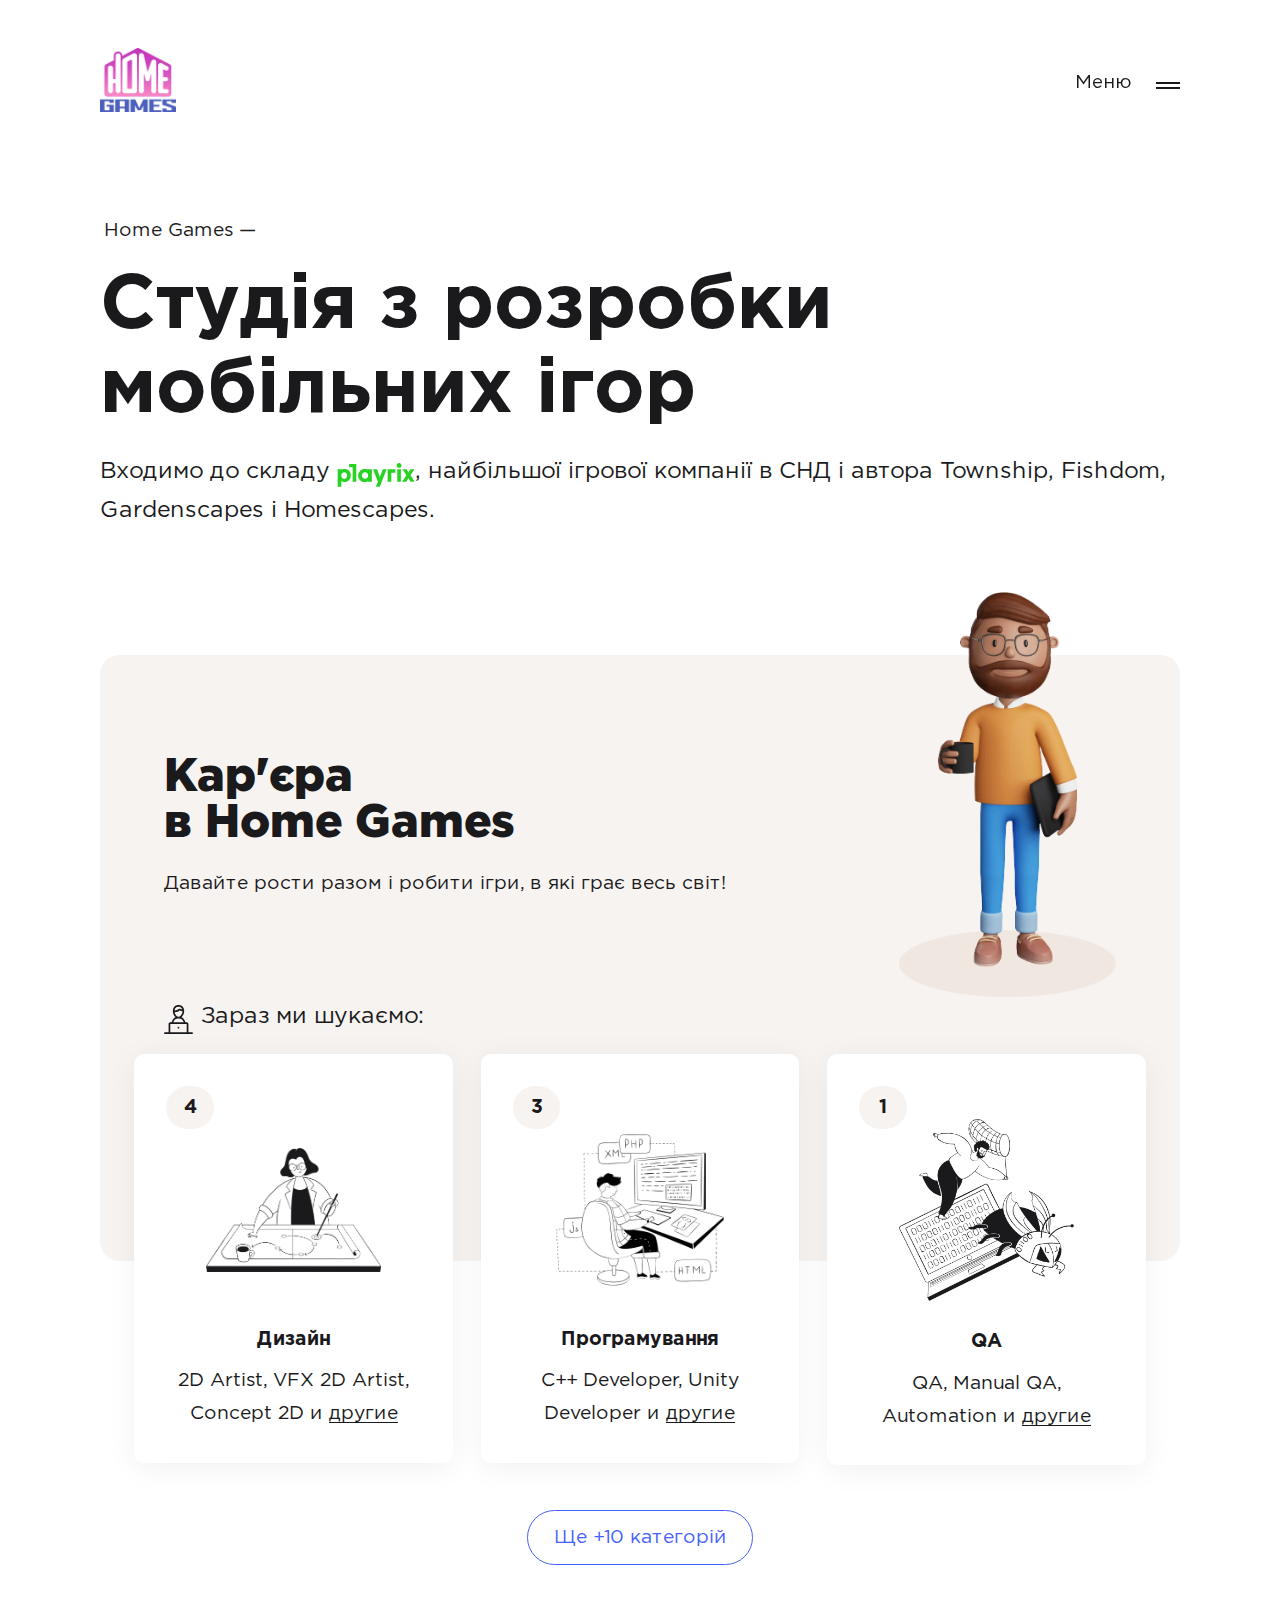
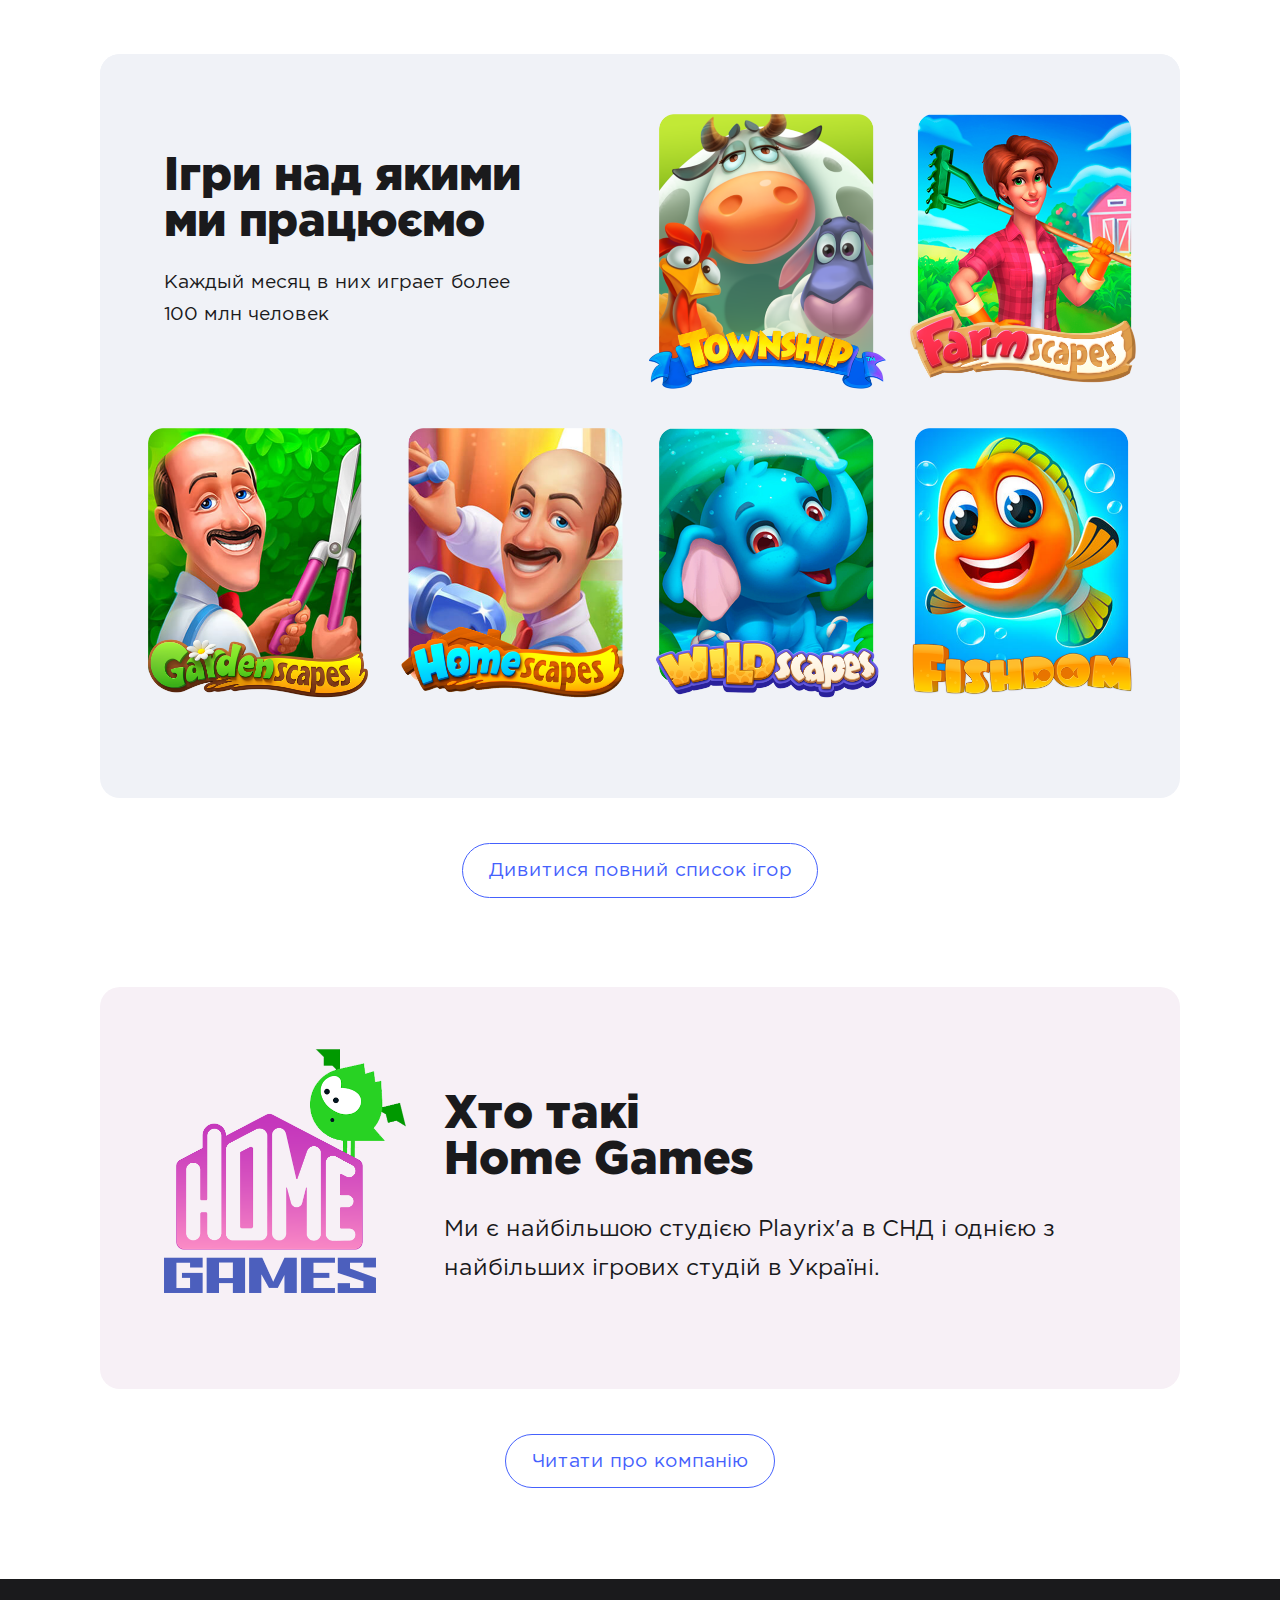
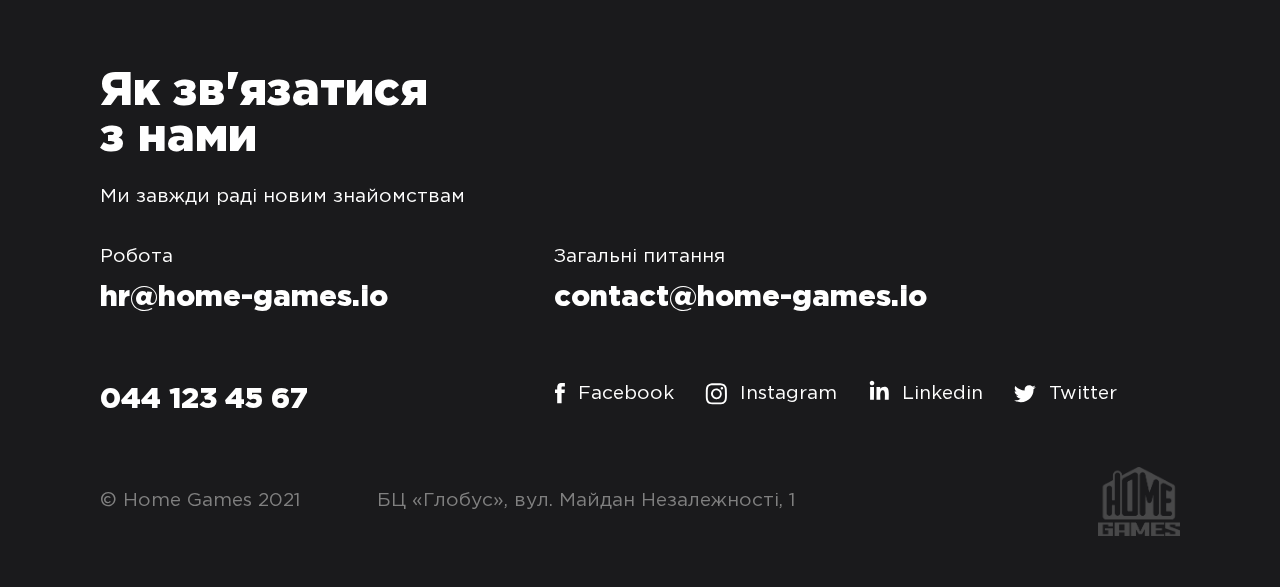
<file: index.html>
<!DOCTYPE html>
<html lang="en">
<head>
    <meta charset="UTF-8">
    <meta name="viewport" content="width=device-width, initial-scale=1.0, minimum-scale=1.0, maximum-scale=1.0, user-scalable=no">
    <title>Home Games — Студія з розробки мобільних ігор</title>
    <link rel="stylesheet" href="css/style.css">
    <link rel="apple-touch-icon" sizes="180x180" href="apple-touch-icon.png">
    <link rel="icon" type="image/png" sizes="32x32" href="favicon-32x32.png">
    <link rel="icon" type="image/png" sizes="16x16" href="favicon-16x16.png">
    <link rel="manifest" href="site.webmanifest">
    <link rel="mask-icon" href="safari-pinned-tab.svg" color="#4c5fbd">
    <meta name="msapplication-TileColor" content="#ffffff">
    <meta name="theme-color" content="#ffffff">
</head>
<body>
<div class="page-container">
    <div class="page">
        <header>
            <div class="wrap">
                <nav class="nav">
                    <a href="vacancies.html" class="nav__item nav__item_highlight"><span class="nav__link">Кар'єра</span><i class="ico ico-career"></i></a>
                    <span class="nav__item" id="open-nav"><span class="nav__link">Меню</span><i class="ico burger"></i></span>
                </nav>
                <a href="index.html" class="logo">
                    <img src="img/logo.png" alt="Home Games">
                </a>
            </div>
        </header>
        <div class="welcome welcome_main">
            <div class="welcome__inner">
                <div class="wrap">
                    <div class="wrap">

                        <div class="main-tit">
                            <div class="tit-sub">Home Games &mdash;</div>
                            Студія з розробки мобільних ігор
                        </div>
                        <p>
                            Входимо до складу <img class="playrix-inline" src="img/plrx.svg" alt="Playrix">, найбільшої ігрової компанії в СНД
                            і автора Township, Fishdom, Gardenscapes і Homescapes.
                        </p>

                    </div>
                </div>
            </div>
        </div>
        <div class="wrap">
            <div class="belt-container">
                <div class="belt belt_float_bg">
                    <div class="belt__bg"></div>
                    <div class="wrap">
                        <div class="belt__titside illustration_career illustration"><img src="img/ill-career.png" alt=""></div>
                        <div class="tit">
                            Кар'єра <br>в Home Games
                            <div class="tit-sub">Давайте рости разом і робити ігри, в які грає весь світ!</div>
                        </div>
                        <div class="vacancy-categories">
                            <div class="vacancy-categories__tit"><i class="ico ico-career"></i>Зараз ми шукаємо:</div>
                            <div class="vacancy-categories__row">
                                <div class="vacancy-categories__column">
                                    <a class="vacancy-categories__item" href="vacancies.html#vacancy-design">
                                        <span class="counter-container">
                                            <span class="counter">4</span>
                                        </span>
                                        <span class="vacancy-categories__icon">
                                            <img src="img/vacancy-00.png" alt="">
                                        </span>
                                        <span class="vacancy-categories__name">Дизайн</span>
                                        2D Artist, VFX 2D Artist, Concept 2D и <span class="pseudo-link">другие</span>
                                    </a>
                                </div>
                                <div class="vacancy-categories__column">
                                    <a class="vacancy-categories__item" href="vacancies.html#vacancy-programming">
                                        <span class="counter-container">
                                            <span class="counter">3</span>
                                        </span>
                                        <span class="vacancy-categories__icon">
                                            <img src="img/vacancy-03.png" alt="">
                                        </span>
                                        <span class="vacancy-categories__name">Програмування</span>
                                        C++ Developer, Unity Developer и <span class="pseudo-link">другие</span>
                                    </a>
                                </div>
                                <div class="vacancy-categories__column">
                                    <a class="vacancy-categories__item" href="vacancies.html#vacancy-qa">
                                        <span class="counter-container">
                                            <span class="counter">1</span>
                                        </span>
                                        <span class="vacancy-categories__icon">
                                            <img src="img/vacancy-02.png" alt="">
                                        </span>
                                        <span class="vacancy-categories__name">QA</span>
                                        QA, Manual QA, Automation и <span class="pseudo-link">другие</span>
                                    </a>
                                </div>
                            </div>
                        </div>
                    </div>
                </div>
                <a href="vacancies.html" class="button">Ще +10 категорій</a>
            </div>
            <div class="belt-container">
                <div class="belt belt_mobile_floating_bg belt_2">
                    <div class="belt__bg"></div>
                    <div class="wrap">
                        <div class="tit">
                            Ігри над якими <br>ми працюємо
                            <div class="tit-sub">Каждый месяц в них играет более <br>100 млн человек</div>
                        </div>
                        <div class="grid grid_up">
                            <div class="grid__item grid__item_double">
                                <div class="grid__inner">

                                </div>
                            </div>
                            <div class="grid__item">
                                <a class="grid__inner" href="games.html#game-township">
                                    <img class="grid__img" src="img/game-00.png" alt="">
                                </a>
                            </div>
                            <div class="grid__item">
                                <a class="grid__inner" href="games.html#game-farmscapes">
                                    <img class="grid__img" src="img/game-01.png" alt="">
                                </a>
                            </div>
                            <div class="grid__item">
                                <a class="grid__inner" href="games.html#game-gardenscapes">
                                    <img class="grid__img" src="img/game-02.png" alt="">
                                </a>
                            </div>
                            <div class="grid__item">
                                <a class="grid__inner" href="games.html#game-homescapes">
                                    <img class="grid__img" src="img/game-03.png" alt="">
                                </a>
                            </div>
                            <div class="grid__item">
                                <a class="grid__inner" href="games.html#game-wildscapes">
                                    <img class="grid__img" src="img/game-04.png" alt="">
                                </a>
                            </div>
                            <div class="grid__item">
                                <a class="grid__inner" href="games.html#game-fishdom">
                                    <img class="grid__img" src="img/game-05.png" alt="">
                                </a>
                            </div>
                        </div>
                    </div>
                </div>
                <a href="games.html" class="button">Дивитися повний список ігор</a>
            </div>
            <div class="belt-container">
                <div class="belt belt_3">
                    <div class="wrap">
                        <div class="layout">
                            <div class="layout__side">
                                <div class="illustration illustration_home-games-playrix">
                                    <img src="img/home-games-playrix.png" alt="">
                                </div>
                            </div>
                            <div class="layout__content">
                                <div class="tit">
                                    Хто такі <br>Home Games
                                </div>
                                <div class="tit-text">
                                    Ми є найбільшою студією Playrix'а в СНД і однією з найбільших ігрових студій в
                                    Україні.
                                </div>
                            </div>
                        </div>
                    </div>
                </div>
                <a href="about.html" class="button">Читати про компанію</a>
            </div>
            <div class="page__clear"></div>
        </div>
    </div>
    <footer class="footer">
        <div class="footer__row">
            <div class="wrap">
                <div class="tit">
                    Як зв'язатися <br>з нами
                    <div class="tit-sub">Ми завжди раді новим знайомствам</div>
                </div>
            </div>
        </div>
        <div class="footer__row footer__row_center">
            <div class="wrap">
                <div class="contacts">
                    <div class="contacts__row">
                        <div class="contacts__label">Робота</div>
                        <a href="mailto:hr@home-games.io" class="contacts__item"><span class="contacts__link">hr@home-games.io</span></a>
                    </div>
                    <div class="contacts__row contacts__row_double">
                        <div class="contacts__label">Загальні питання</div>
                        <a href="mailto:contact@home-games.io" class="contacts__item"><span class="contacts__link">contact@home-games.io</span></a>
                    </div>
                    <div class="contacts__row">
                        <a href="tel:044 123 45 67" class="contacts__item"><span class="contacts__link">044 123 45 67</span></a>
                    </div>
                    <div class="contacts__row contacts__row_double">
                        <div class="social">
                            <a href="https://www.facebook.com/JoinHomeGames/" class="social__item" target="_blank"><i class="ico ico-facebook"></i><span class="social__link">Facebook</span></a>
                            <a href="https://www.instagram.com/playrix/" class="social__item" target="_blank"><i class="ico ico-instagram"></i><span class="social__link">Instagram</span></a>
                            <a href="https://www.linkedin.com/company/home-games-ukraine/" class="social__item" target="_blank"><i class="ico ico-linkedin"></i><span class="social__link">Linkedin</span></a>
                            <a href="https://twitter.com/playrix" class="social__item" target="_blank"><i class="ico ico-twitter"></i><span class="social__link">Twitter</span></a>
                        </div>
                    </div>
                </div>
            </div>
        </div>
        <div class="footer__row footer__row_last">
            <div class="wrap">
                <div class="footer__cell">
                    &copy; Home Games 2021
                </div>
                <div class="footer__cell">
                    БЦ «Глобус», вул. Майдан Незалежності, 1
                </div>
                <a href="index.html" class="logo">
                    <img src="img/logo-dark.png" alt="Home Games">
                </a>
            </div>
        </div>
    </footer>
    <div class="footer__spacer"></div>
</div>
<div class="burger-menu">
    <div class="burger-menu__menu">
        <div class="burger-menu__inner">
            <div class="burger-menu__row_single">
                <div class="burger-menu__close close-burger"><i class="ico ico-close"></i></div>
            </div>
            <div class="burger-menu__row">
                <a href="index.html" class="burger-menu__item"><span class="burger-menu__link">Головна</span></a>
                <a href="vacancies.html" class="burger-menu__item"><i class="ico ico-career"></i><span class="burger-menu__link">Кар'єра</span></a>
                <a href="about.html" class="burger-menu__item"><span class="burger-menu__link">Про Home Games</span></a>
                <a href="games.html" class="burger-menu__item"><span class="burger-menu__link">Наші ігри</span></a>
            </div>
            <div class="burger-menu__row_single">
                <div class="social">
                    <a href="https://www.facebook.com/JoinHomeGames/" class="social__item" target="_blank"><i class="ico ico-facebook"></i><span class="social__link">Facebook</span></a>
                    <a href="https://www.instagram.com/playrix/" class="social__item" target="_blank"><i class="ico ico-instagram"></i><span class="social__link">Instagram</span></a>
                    <a href="https://www.linkedin.com/company/home-games-ukraine/" class="social__item" target="_blank"><i class="ico ico-linkedin"></i><span class="social__link">Linkedin</span></a>
                    <a href="https://twitter.com/playrix" class="social__item" target="_blank"><i class="ico ico-twitter"></i><span class="social__link">Twitter</span></a>
                </div>
            </div>
        </div>
    </div>
    <div class="burger-menu__overlay close-burger"></div>
</div>
</body>

<script src="js/client.js"></script>

</html>
</file>
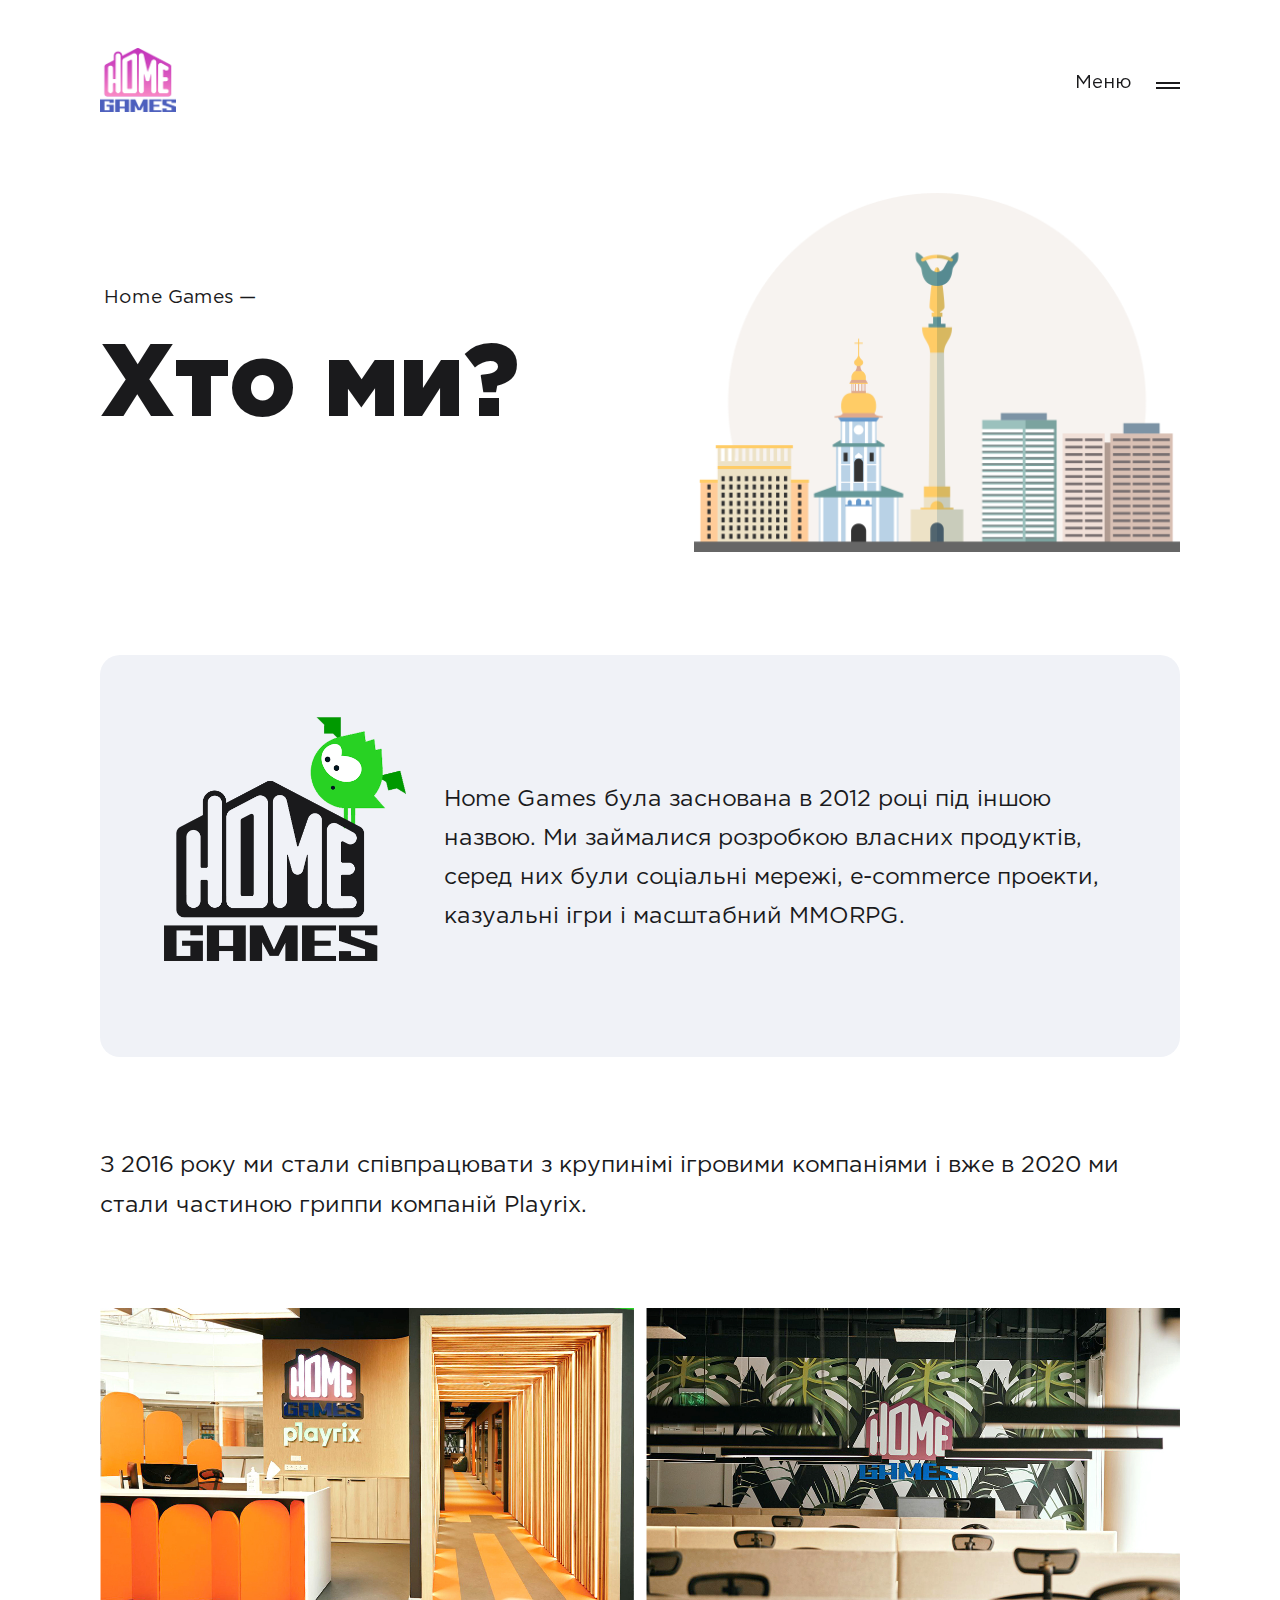
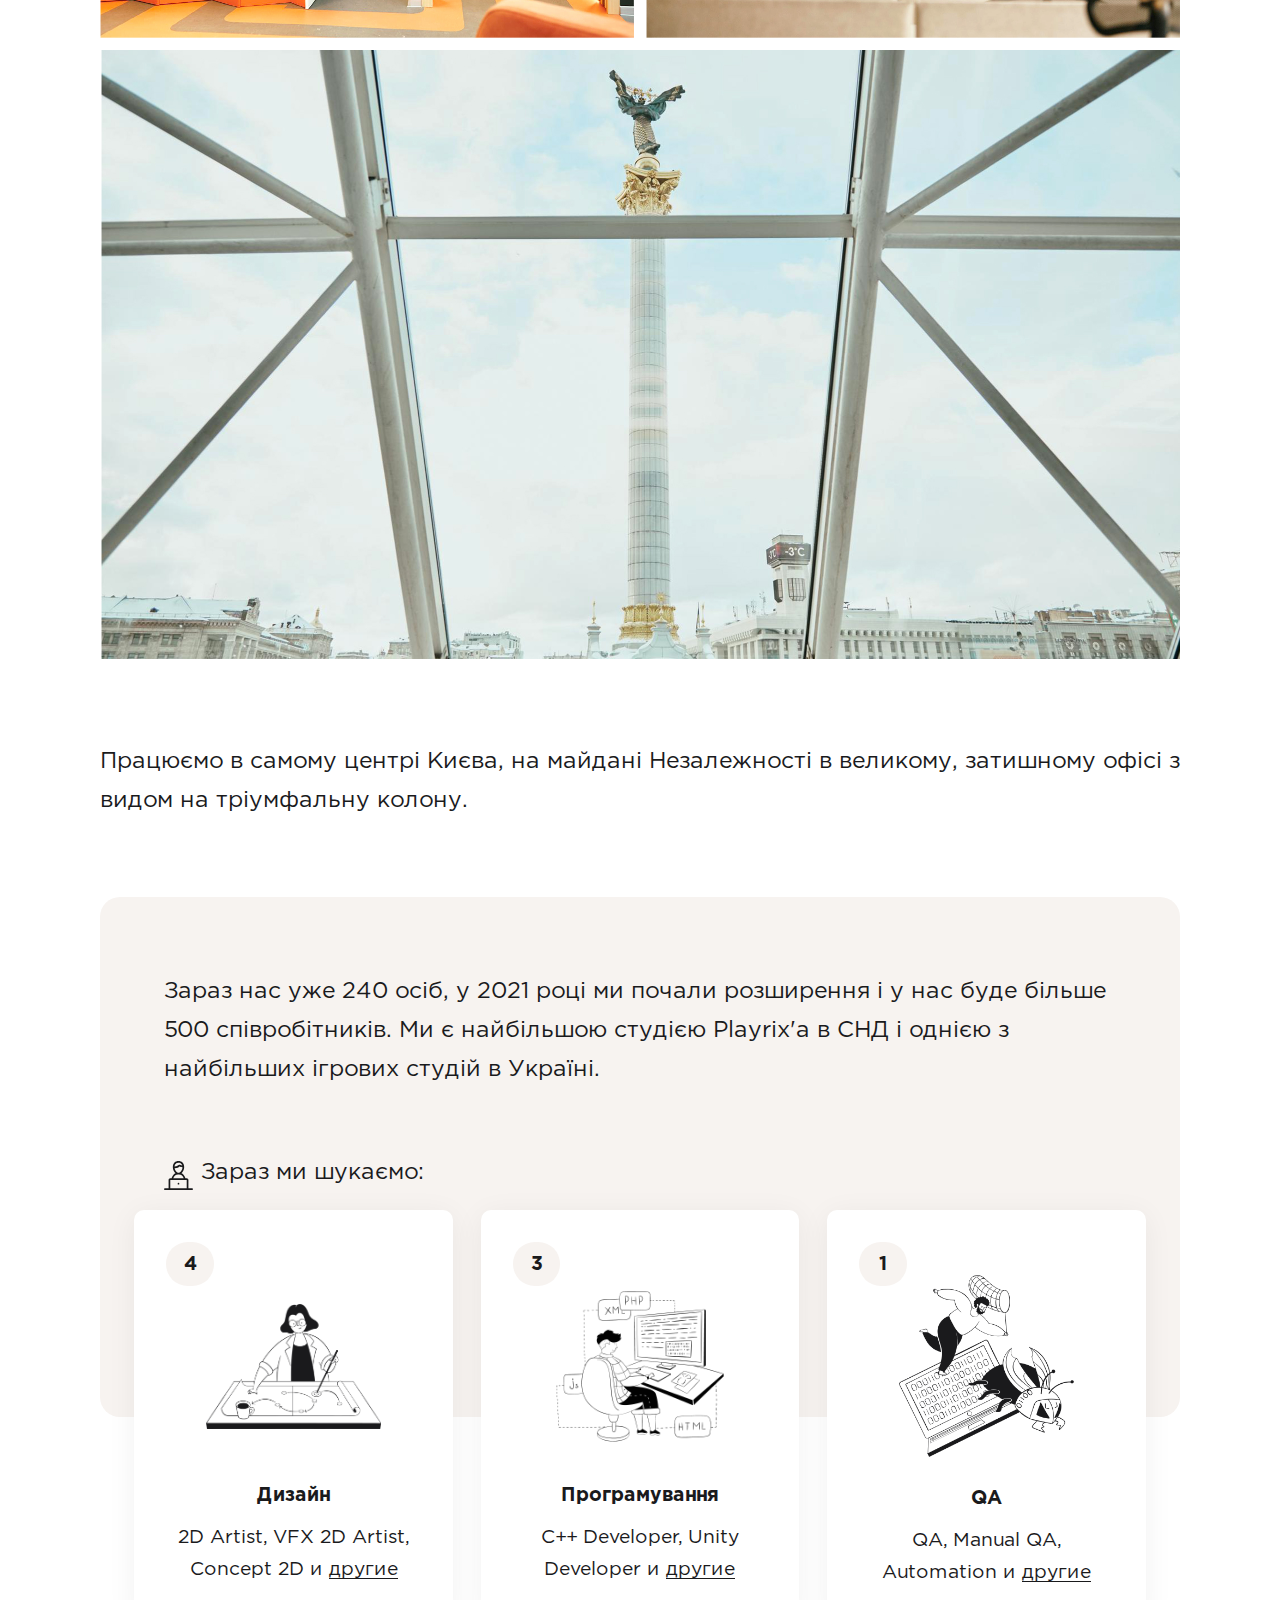
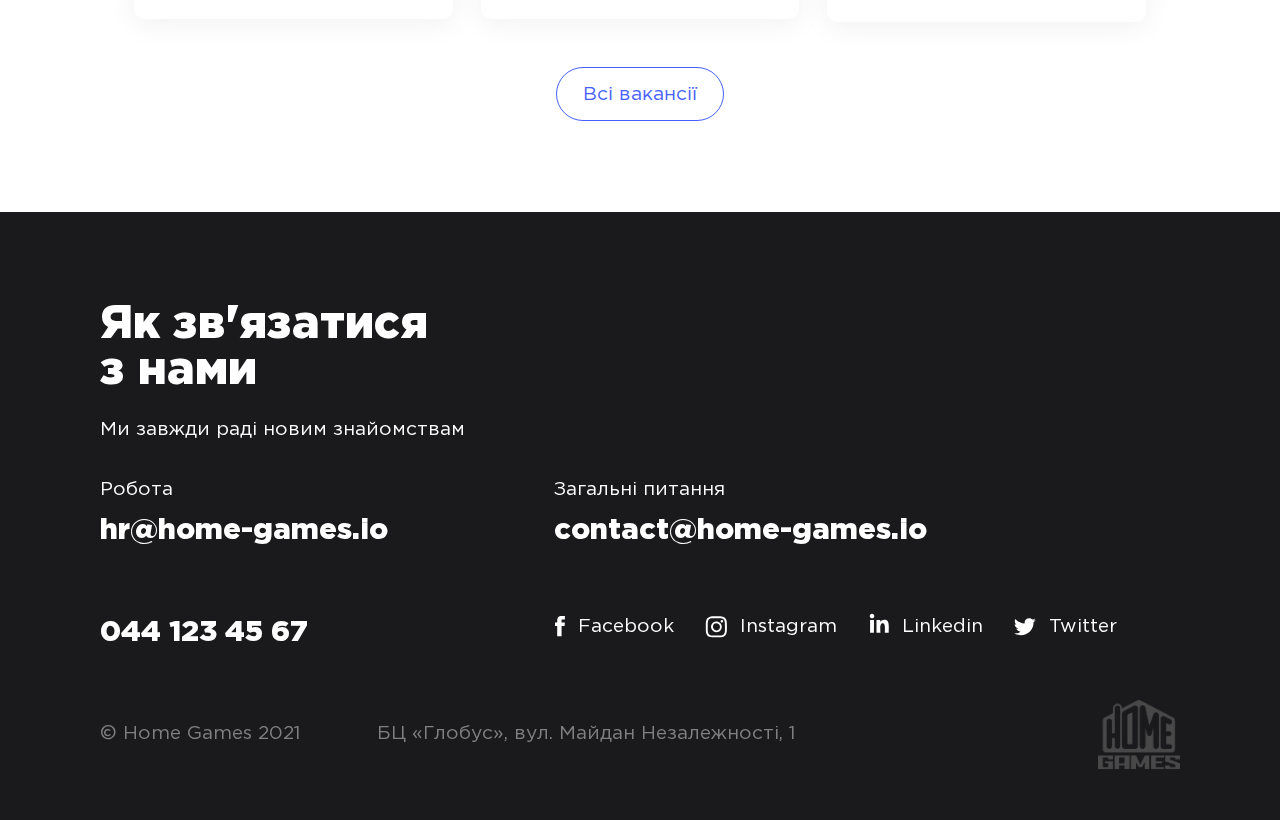
<file: about.html>
<!DOCTYPE html>
<html lang="en">
<head>
    <meta charset="UTF-8">
    <meta name="viewport" content="width=device-width, initial-scale=1.0, minimum-scale=1.0, maximum-scale=1.0, user-scalable=no">
    <title>Home Games — Про нас</title>
    <link rel="stylesheet" href="css/style.css">
    <link rel="apple-touch-icon" sizes="180x180" href="apple-touch-icon.png">
    <link rel="icon" type="image/png" sizes="32x32" href="favicon-32x32.png">
    <link rel="icon" type="image/png" sizes="16x16" href="favicon-16x16.png">
    <link rel="manifest" href="site.webmanifest">
    <link rel="mask-icon" href="safari-pinned-tab.svg" color="#4c5fbd">
    <meta name="msapplication-TileColor" content="#ffffff">
    <meta name="theme-color" content="#ffffff">
</head>
<body>
<div class="page-container">
    <div class="page">
        <header>
            <div class="wrap">
                <nav class="nav">
                    <a href="vacancies.html" class="nav__item nav__item_highlight"><span class="nav__link">Кар'єра</span><i class="ico ico-career"></i></a>
                    <span class="nav__item" id="open-nav"><span class="nav__link">Меню</span><i class="ico burger"></i></span>
                </nav>
                <a href="index.html" class="logo">
                    <img src="img/logo.png" alt="Home Games">
                </a>
            </div>
        </header>
        <div class="welcome welcome_classic">
            <div class="welcome__inner">
                <div class="wrap">
                    <div class="wrap">
                        <div class="layout">
                            <div class="layout__content">
                                <div class="main-tit">
                                    <div class="tit-sub">Home Games &mdash;</div>
                                    Хто ми?
                                </div>
                            </div>
                            <div class="layout__side">
                                <div class="illustration illustration_about">
                                    <img src="img/ill-about.png" alt="">
                                </div>
                            </div>
                        </div>
                    </div>
                </div>
            </div>
        </div>
        <div class="wrap">
            <div class="belt-container">
                <div class="belt belt_2">
                    <div class="wrap">
                        <div class="layout">
                            <div class="layout__side">
                                <div class="illustration illustration_home-games-playrix">
                                    <img src="img/home-games-playrix_mono.png" alt="">
                                </div>
                            </div>
                            <div class="layout__content">
                                <div class="tit-text">
                                    Home Games була заснована в 2012 році під іншою назвою. Ми займалися розробкою
                                    власних продуктів, серед них були соціальні мережі, e-commerce проекти, казуальні
                                    ігри і масштабний MMORPG.
                                </div>
                            </div>
                        </div>
                    </div>
                </div>
            </div>
            <div class="wrap">
                <p class="paragraph">
                    З 2016 року ми стали співпрацювати з крупинімі ігровими компаніями і вже в 2020 ми стали частиною
                    гриппи компаній Playrix.
                </p>
            </div>
            <div class="photo-grid">
                <div class="photo-grid__item">
                    <img src="img/photo-0.jpg" alt="">
                </div>
                <div class="photo-grid__item">
                    <img src="img/photo-1.jpg" alt="">
                </div>
                <div class="photo-grid__item photo-grid__item_double">
                    <img src="img/photo-2.jpg" alt="">
                </div>
            </div>
            <div class="wrap">
                <p class="paragraph">
                    Працюємо в самому центрі Києва, на майдані Незалежності в великому, затишному офісі з видом на
                    тріумфальну колону.
                </p>
            </div>
            <div class="belt-container">
                <div class="belt belt_float_bg">
                    <div class="belt__bg"></div>
                    <div class="wrap">
                        <div class="tit-text tit-text_up">
                            Зараз нас уже 240 осіб, у 2021 році ми почали розширення і у нас буде більше 500
                            співробітників. Ми є найбільшою студією Playrix'а в СНД і однією з найбільших ігрових студій
                            в Україні.
                        </div>
                        <div class="vacancy-categories">
                            <div class="vacancy-categories__tit"><i class="ico ico-career"></i>Зараз ми шукаємо:</div>
                            <div class="vacancy-categories__row">
                                <div class="vacancy-categories__column">
                                    <a class="vacancy-categories__item" href="vacancies.html#vacancy-design">
                                        <span class="counter-container">
                                            <span class="counter">4</span>
                                        </span>
                                        <span class="vacancy-categories__icon">
                                            <img src="img/vacancy-00.png" alt="">
                                        </span>
                                        <span class="vacancy-categories__name">Дизайн</span>
                                        2D Artist, VFX 2D Artist, Concept 2D и <span class="pseudo-link">другие</span>
                                    </a>
                                </div>
                                <div class="vacancy-categories__column">
                                    <a class="vacancy-categories__item" href="vacancies.html#vacancy-programming">
                                        <span class="counter-container">
                                            <span class="counter">3</span>
                                        </span>
                                        <span class="vacancy-categories__icon">
                                            <img src="img/vacancy-03.png" alt="">
                                        </span>
                                        <span class="vacancy-categories__name">Програмування</span>
                                        C++ Developer, Unity Developer и <span class="pseudo-link">другие</span>
                                    </a>
                                </div>
                                <div class="vacancy-categories__column">
                                    <a class="vacancy-categories__item" href="vacancies.html#vacancy-qa">
                                        <span class="counter-container">
                                            <span class="counter">1</span>
                                        </span>
                                        <span class="vacancy-categories__icon">
                                            <img src="img/vacancy-02.png" alt="">
                                        </span>
                                        <span class="vacancy-categories__name">QA</span>
                                        QA, Manual QA, Automation и <span class="pseudo-link">другие</span>
                                    </a>
                                </div>
                            </div>
                        </div>
                    </div>
                </div>
                <a href="vacancies.html" class="button">Всі вакансії</a>
            </div>


            <div class="page__clear"></div>
        </div>
    </div>
    <footer class="footer">
        <div class="footer__row">
            <div class="wrap">
                <div class="tit">
                    Як зв'язатися <br>з нами
                    <div class="tit-sub">Ми завжди раді новим знайомствам</div>
                </div>
            </div>
        </div>
        <div class="footer__row footer__row_center">
            <div class="wrap">
                <div class="contacts">
                    <div class="contacts__row">
                        <div class="contacts__label">Робота</div>
                        <a href="mailto:hr@home-games.io" class="contacts__item"><span class="contacts__link">hr@home-games.io</span></a>
                    </div>
                    <div class="contacts__row contacts__row_double">
                        <div class="contacts__label">Загальні питання</div>
                        <a href="mailto:contact@home-games.io" class="contacts__item"><span class="contacts__link">contact@home-games.io</span></a>
                    </div>
                    <div class="contacts__row">
                        <a href="tel:044 123 45 67" class="contacts__item"><span class="contacts__link">044 123 45 67</span></a>
                    </div>
                    <div class="contacts__row contacts__row_double">
                        <div class="social">
                            <a href="https://www.facebook.com/JoinHomeGames/" class="social__item" target="_blank"><i class="ico ico-facebook"></i><span class="social__link">Facebook</span></a>
                            <a href="https://www.instagram.com/playrix/" class="social__item" target="_blank"><i class="ico ico-instagram"></i><span class="social__link">Instagram</span></a>
                            <a href="https://www.linkedin.com/company/home-games-ukraine/" class="social__item" target="_blank"><i class="ico ico-linkedin"></i><span class="social__link">Linkedin</span></a>
                            <a href="https://twitter.com/playrix" class="social__item" target="_blank"><i class="ico ico-twitter"></i><span class="social__link">Twitter</span></a>
                        </div>
                    </div>
                </div>
            </div>
        </div>
        <div class="footer__row footer__row_last">
            <div class="wrap">
                <div class="footer__cell">
                    &copy; Home Games 2021
                </div>
                <div class="footer__cell">
                    БЦ «Глобус», вул. Майдан Незалежності, 1
                </div>
                <a href="index.html" class="logo">
                    <img src="img/logo-dark.png" alt="Home Games">
                </a>
            </div>
        </div>
    </footer>
    <div class="footer__spacer"></div>
</div>
<div class="burger-menu">
    <div class="burger-menu__menu">
        <div class="burger-menu__inner">
            <div class="burger-menu__row_single">
                <div class="burger-menu__close close-burger"><i class="ico ico-close"></i></div>
            </div>
            <div class="burger-menu__row">
                <a href="index.html" class="burger-menu__item"><span class="burger-menu__link">Головна</span></a>
                <a href="vacancies.html" class="burger-menu__item"><i class="ico ico-career"></i><span class="burger-menu__link">Кар'єра</span></a>
                <a href="about.html" class="burger-menu__item"><span class="burger-menu__link">Про Home Games</span></a>
                <a href="games.html" class="burger-menu__item"><span class="burger-menu__link">Наші ігри</span></a>
            </div>
            <div class="burger-menu__row_single">
                <div class="social">
                    <a href="https://www.facebook.com/JoinHomeGames/" class="social__item" target="_blank"><i class="ico ico-facebook"></i><span class="social__link">Facebook</span></a>
                    <a href="https://www.instagram.com/playrix/" class="social__item" target="_blank"><i class="ico ico-instagram"></i><span class="social__link">Instagram</span></a>
                    <a href="https://www.linkedin.com/company/home-games-ukraine/" class="social__item" target="_blank"><i class="ico ico-linkedin"></i><span class="social__link">Linkedin</span></a>
                    <a href="https://twitter.com/playrix" class="social__item" target="_blank"><i class="ico ico-twitter"></i><span class="social__link">Twitter</span></a>
                </div>
            </div>
        </div>
    </div>
    <div class="burger-menu__overlay close-burger"></div>
</div>
</body>

<script src="js/client.js"></script>

</html>
</file>
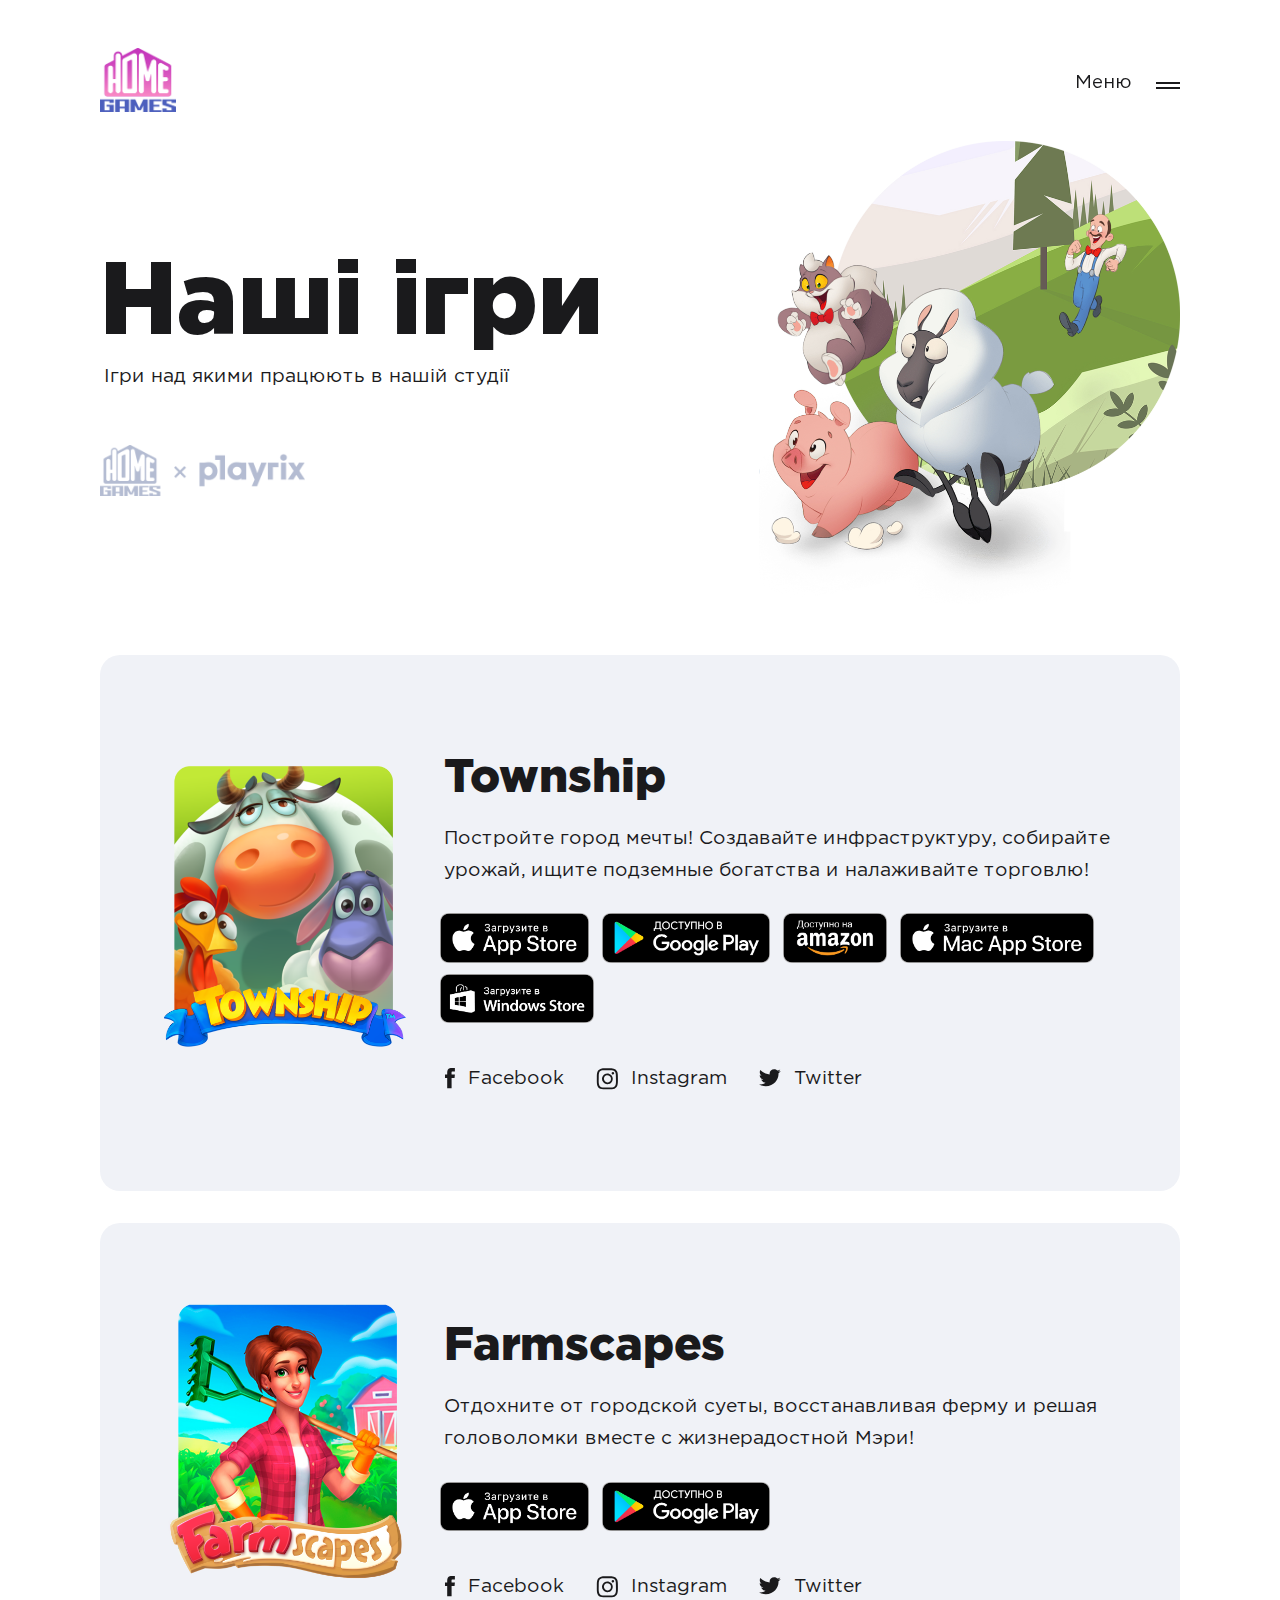
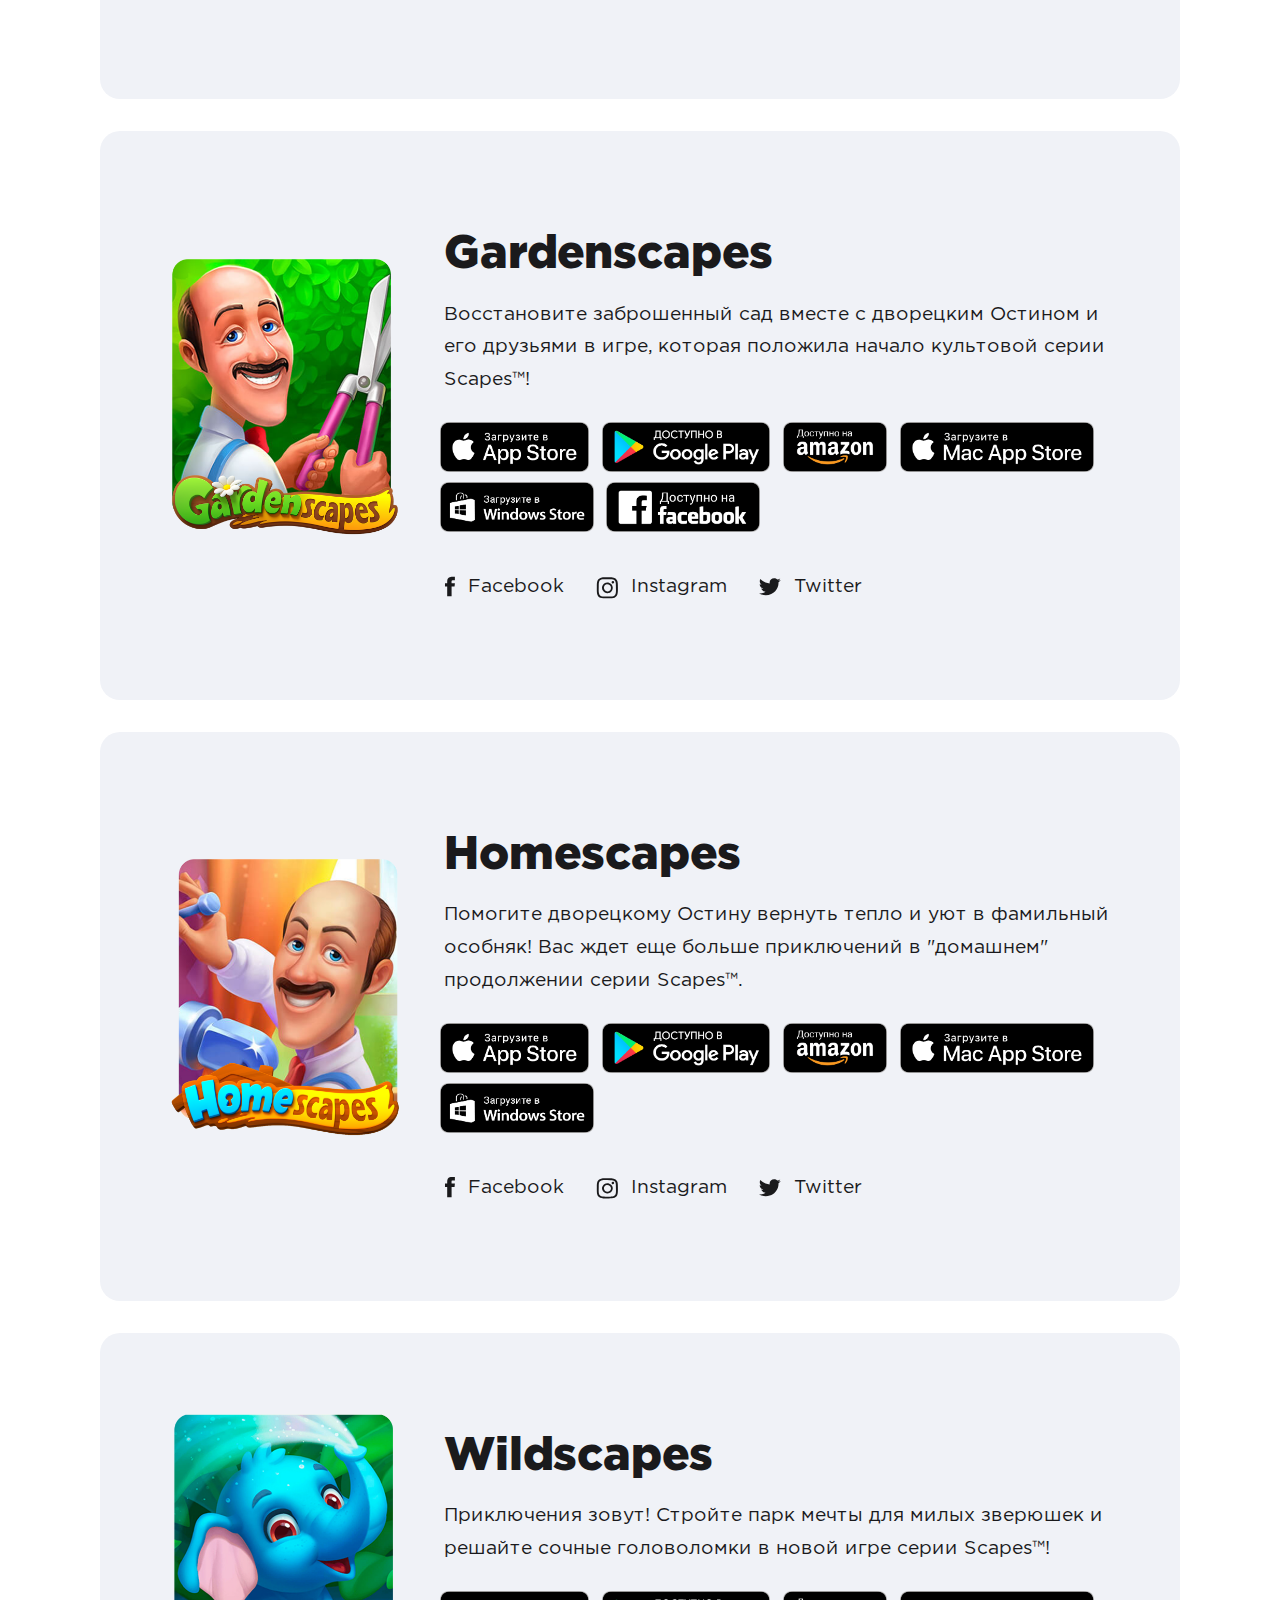
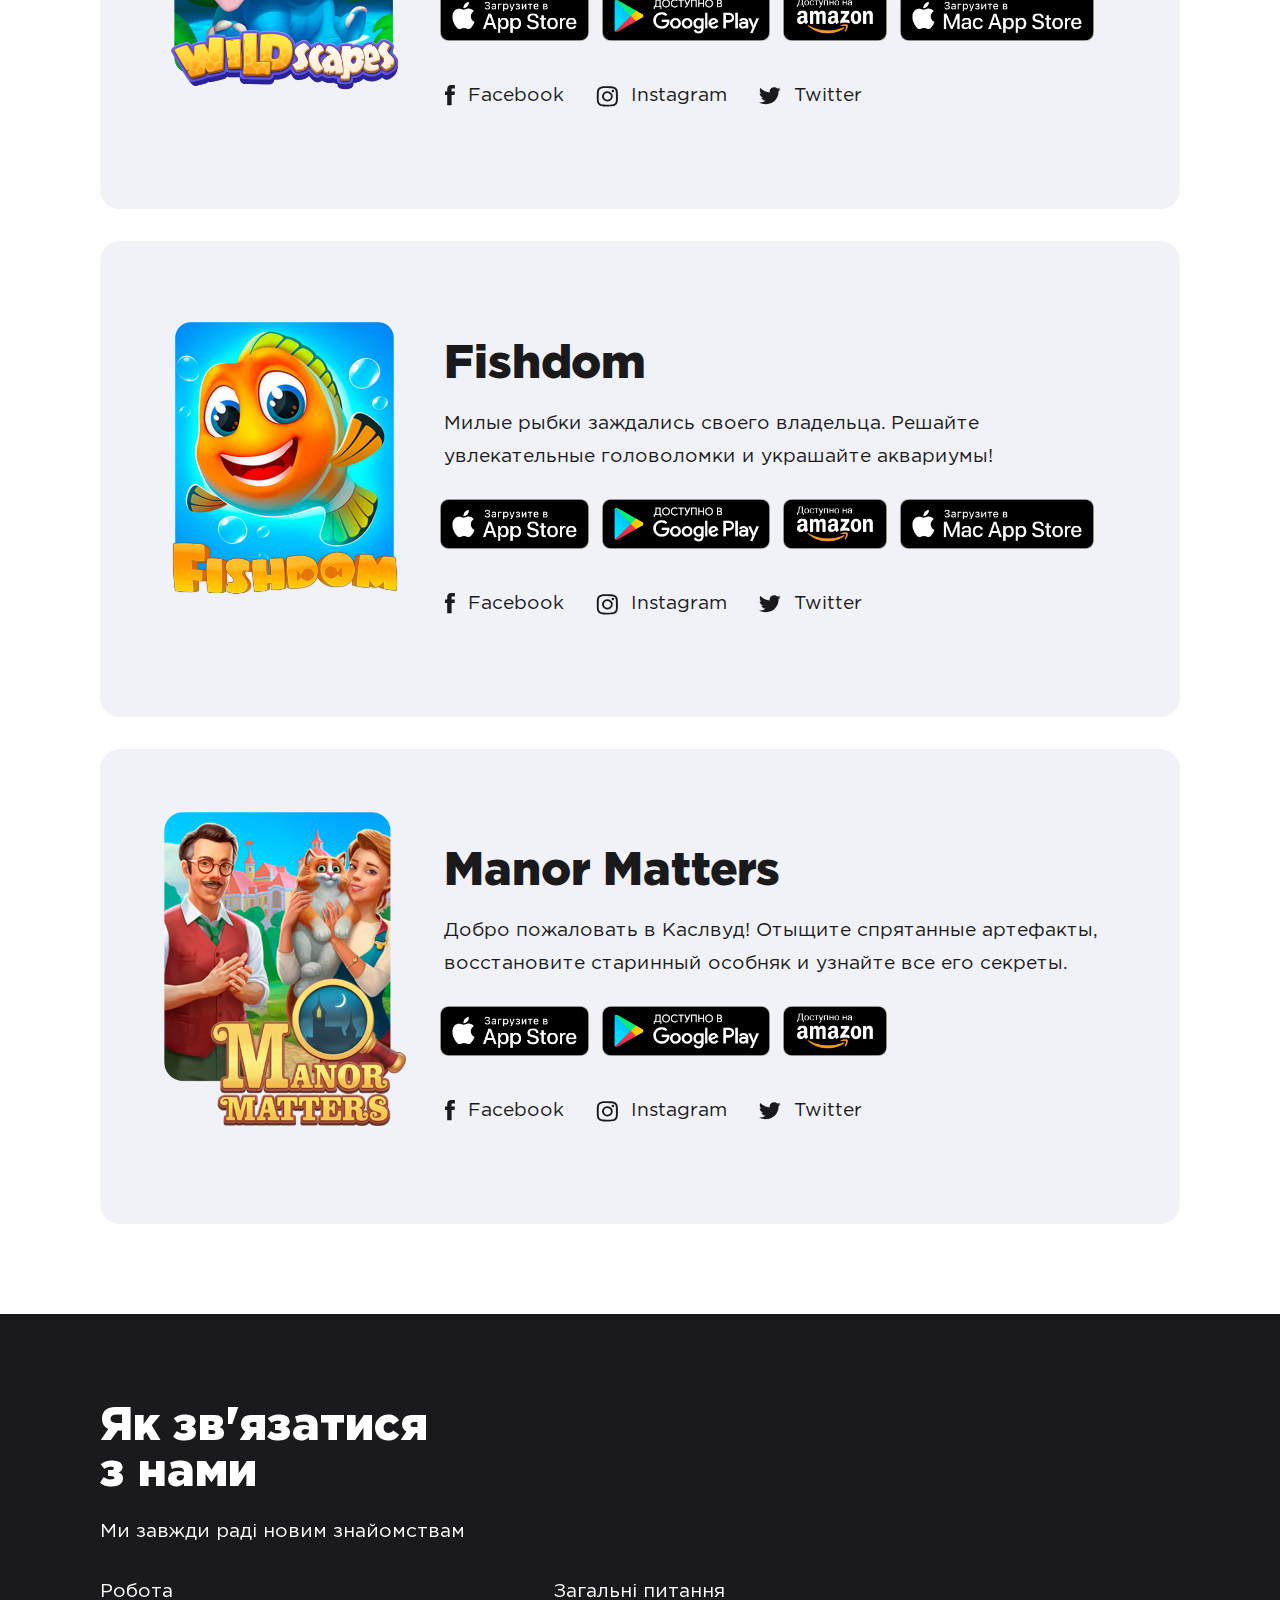
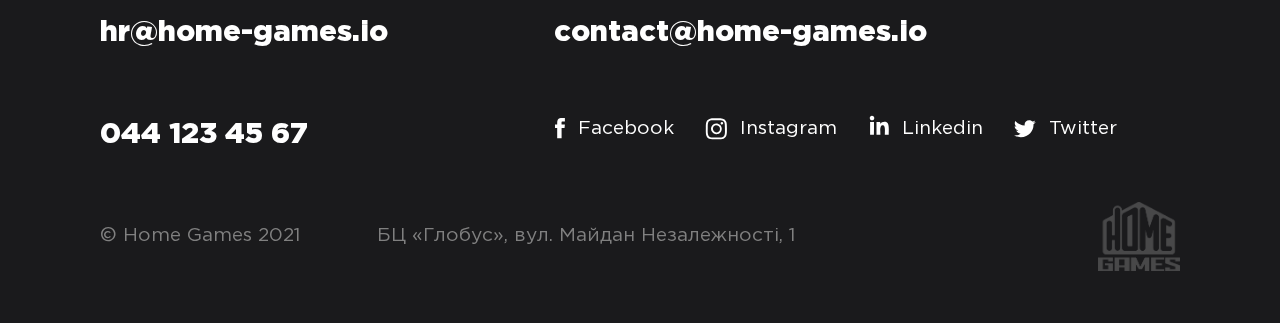
<file: games.html>
<!DOCTYPE html>
<html lang="en">
<head>
    <meta charset="UTF-8">
    <meta name="viewport" content="width=device-width, initial-scale=1.0, minimum-scale=1.0, maximum-scale=1.0, user-scalable=no">
    <title>Home Games — Наші ігри</title>
    <link rel="stylesheet" href="css/style.css">
    <link rel="apple-touch-icon" sizes="180x180" href="apple-touch-icon.png">
    <link rel="icon" type="image/png" sizes="32x32" href="favicon-32x32.png">
    <link rel="icon" type="image/png" sizes="16x16" href="favicon-16x16.png">
    <link rel="manifest" href="site.webmanifest">
    <link rel="mask-icon" href="safari-pinned-tab.svg" color="#4c5fbd">
    <meta name="msapplication-TileColor" content="#ffffff">
    <meta name="theme-color" content="#ffffff">
</head>
<body>
<div class="page-container">
    <div class="page">
        <header>
            <div class="wrap">
                <nav class="nav">
                    <a href="vacancies.html" class="nav__item nav__item_highlight"><span class="nav__link">Кар'єра</span><i class="ico ico-career"></i></a>
                    <span class="nav__item" id="open-nav"><span class="nav__link">Меню</span><i class="ico burger"></i></span>
                </nav>
                <a href="index.html" class="logo">
                    <img src="img/logo.png" alt="Home Games">
                </a>
            </div>
        </header>
        <div class="welcome welcome_classic">
            <div class="welcome__inner">
                <div class="wrap">
                    <div class="wrap">
                        <div class="layout">
                            <div class="layout__content">
                                <div class="main-tit">
                                    Наші ігри
                                    <div class="tit-sub">Ігри над якими працюють в нашій студії</div>
                                </div>
                                <div class="illustration illustration_home-games-playrix_2">
                                    <img src="img/home-games-playrix_2.png" alt="">
                                </div>
                            </div>
                            <div class="layout__side">
                                <div class="illustration illustration_games">
                                    <img src="img/ill-games.jpg" alt="">
                                </div>
                            </div>
                        </div>
                    </div>
                </div>
            </div>
        </div>
        <div class="wrap">
            <div class="belt-container">
                <div class="belt-list">
                    <div class="belt belt_2">
                        <div class="link-anchor" id="game-township"></div>
                        <div class="wrap">
                            <div class="layout">
                                <div class="layout__side">
                                    <div class="illustration illustration_game">
                                        <img src="img/game-00.png" alt="">
                                    </div>
                                </div>
                                <div class="layout__content">
                                    <div class="tit">
                                        Township
                                        <div class="tit-sub">
                                            Постройте город мечты! Создавайте инфраструктуру, собирайте урожай, ищите
                                            подземные богатства и налаживайте торговлю!
                                        </div>
                                    </div>
                                    <div class="application-stores">
                                        <a class="application-stores__item" href="https://apps.apple.com/RU/app/id638689075?mt=8" target="_blank">
                                            <img src="img/btn-app-store.png">
                                        </a>
                                        <a class="application-stores__item" href="https://go.onelink.me/app/b2b0722b" target="_blank">
                                            <img src="img/btn-google-play.png">
                                        </a>
                                        <a class="application-stores__item" href="https://www.amazon.com/gp/product/B00IG2DOKM/ref=mas_dl/139-8988537-1920239" target="_blank">
                                            <img src="img/btn-amazon.png">
                                        </a>
                                        <a class="application-stores__item" href="https://itunes.apple.com/app/township/id781424368" target="_blank">
                                            <img src="img/btn-mac-app-store.png">
                                        </a>
                                        <a class="application-stores__item" href="https://www.microsoft.com/store/games/township/9nblggh3vrmz" target="_blank">
                                            <img src="img/btn-windows-store.png">
                                        </a>
                                    </div>
                                    <div class="social">
                                        <a href="https://www.facebook.com/TownshipMobile" class="social__item" target="_blank"><i class="ico ico-facebook"></i><span class="social__link">Facebook</span></a>
                                        <a href="https://www.instagram.com/township_mobile/" class="social__item" target="_blank"><i class="ico ico-instagram"></i><span class="social__link">Instagram</span></a>
                                        <a href="https://twitter.com/township_mobile" class="social__item" target="_blank"><i class="ico ico-twitter"></i><span class="social__link">Twitter</span></a>
                                    </div>
                                </div>
                            </div>
                        </div>
                    </div>
                    <div class="belt belt_2">
                        <div class="link-anchor" id="game-farmscapes"></div>
                        <div class="wrap">
                            <div class="layout">
                                <div class="layout__side">
                                    <div class="illustration illustration_game">
                                        <img src="img/game-01.png" alt="">
                                    </div>
                                </div>
                                <div class="layout__content">
                                    <div class="tit">
                                        Farmscapes
                                        <div class="tit-sub">
                                            Отдохните от городской суеты, восстанавливая ферму и решая головоломки
                                            вместе с жизнерадостной Мэри!
                                        </div>
                                    </div>
                                    <div class="application-stores">
                                        <a class="application-stores__item" href="https://apps.apple.com/app/id1488431275" target="_blank">
                                            <img src="img/btn-app-store.png">
                                        </a>
                                        <a class="application-stores__item" href="https://play.google.com/store/apps/details?id=com.playrix.farmscapes" target="_blank">
                                            <img src="img/btn-google-play.png">
                                        </a>
                                    </div>
                                    <div class="social">
                                        <a href="https://www.facebook.com/FarmscapesMobile" class="social__item" target="_blank"><i class="ico ico-facebook"></i><span class="social__link">Facebook</span></a>
                                        <a href="https://www.instagram.com/farmscapes_mobile/" class="social__item" target="_blank"><i class="ico ico-instagram"></i><span class="social__link">Instagram</span></a>
                                        <a href="https://twitter.com/farmscapes" class="social__item" target="_blank"><i class="ico ico-twitter"></i><span class="social__link">Twitter</span></a>
                                    </div>
                                </div>
                            </div>
                        </div>
                    </div>
                    <div class="belt belt_2">
                        <div class="link-anchor" id="game-gardenscapes"></div>
                        <div class="wrap">
                            <div class="layout">
                                <div class="layout__side">
                                    <div class="illustration illustration_game">
                                        <img src="img/game-02.png" alt="">
                                    </div>
                                </div>
                                <div class="layout__content">
                                    <div class="tit">
                                        Gardenscapes
                                        <div class="tit-sub">
                                            Восстановите заброшенный сад вместе с дворецким Остином и его друзьями в
                                            игре, которая положила начало культовой серии Scapes™!
                                        </div>
                                    </div>
                                    <div class="application-stores">
                                        <a class="application-stores__item" href="https://apps.apple.com/RU/app/id1105855019?mt=8" target="_blank">
                                            <img src="img/btn-app-store.png">
                                        </a>
                                        <a class="application-stores__item" href="https://go.onelink.me/app/a02e7907" target="_blank">
                                            <img src="img/btn-google-play.png">
                                        </a>
                                        <a class="application-stores__item" href="https://www.amazon.com/gp/product/B01EJU5ZTC/ref=mas_dl" target="_blank">
                                            <img src="img/btn-amazon.png">
                                        </a>
                                        <a class="application-stores__item" href="https://itunes.apple.com/app/gardenscapes/id1193564816" target="_blank">
                                            <img src="img/btn-mac-app-store.png">
                                        </a>
                                        <a class="application-stores__item" href="https://www.microsoft.com/store/games/gardenscapes/9mt9t93g2cnt" target="_blank">
                                            <img src="img/btn-windows-store.png">
                                        </a>
                                        <a class="application-stores__item" href="https://apps.facebook.com/gardenscapes/" target="_blank">
                                            <img src="img/btn-facebook.png">
                                        </a>
                                    </div>
                                    <div class="social">
                                        <a href="https://www.facebook.com/Gardenscapes" class="social__item" target="_blank"><i class="ico ico-facebook"></i><span class="social__link">Facebook</span></a>
                                        <a href="https://instagram.com/gardenscapes_mobile" class="social__item" target="_blank"><i class="ico ico-instagram"></i><span class="social__link">Instagram</span></a>
                                        <a href="https://twitter.com/garden_scapes" class="social__item" target="_blank"><i class="ico ico-twitter"></i><span class="social__link">Twitter</span></a>
                                    </div>
                                </div>
                            </div>
                        </div>
                    </div>
                    <div class="belt belt_2">
                        <div class="link-anchor" id="game-homescapes"></div>
                        <div class="wrap">
                            <div class="layout">
                                <div class="layout__side">
                                    <div class="illustration illustration_game">
                                        <img src="img/game-03.png" alt="">
                                    </div>
                                </div>
                                <div class="layout__content">
                                    <div class="tit">
                                        Homescapes
                                        <div class="tit-sub">
                                            Помогите дворецкому Остину вернуть тепло и уют в фамильный особняк! Вас ждет
                                            еще больше приключений в "домашнем" продолжении серии Scapes™.
                                        </div>
                                    </div>
                                    <div class="application-stores">
                                        <a class="application-stores__item" href="https://apps.apple.com/RU/app/id1195621598?mt=8" target="_blank">
                                            <img src="img/btn-app-store.png">
                                        </a>
                                        <a class="application-stores__item" href="https://go.onelink.me/app/e35c91b" target="_blank">
                                            <img src="img/btn-google-play.png">
                                        </a>
                                        <a class="application-stores__item" href="https://www.amazon.com/gp/product/B0739V781Z/ref=mas_dl" target="_blank">
                                            <img src="img/btn-amazon.png">
                                        </a>
                                        <a class="application-stores__item" href="https://app.appsflyer.com/id1292510839?pid=plr_internal&c=playrix_com&af_click_lookback=28d" target="_blank">
                                            <img src="img/btn-mac-app-store.png">
                                        </a>
                                        <a class="application-stores__item" href="https://app.appsflyer.com/9nq9klznv9sh?pid=plr_internal&c=playrix_com&af_click_lookback=28d" target="_blank">
                                            <img src="img/btn-windows-store.png">
                                        </a>
                                    </div>
                                    <div class="social">
                                        <a href="https://www.facebook.com/homescapes/" class="social__item" target="_blank"><i class="ico ico-facebook"></i><span class="social__link">Facebook</span></a>
                                        <a href="https://www.instagram.com/homescapes_mobile/" class="social__item" target="_blank"><i class="ico ico-instagram"></i><span class="social__link">Instagram</span></a>
                                        <a href="https://twitter.com/homescapes" class="social__item" target="_blank"><i class="ico ico-twitter"></i><span class="social__link">Twitter</span></a>
                                    </div>
                                </div>
                            </div>
                        </div>
                    </div>
                    <div class="belt belt_2">
                        <div class="link-anchor" id="game-wildscapes"></div>
                        <div class="wrap">
                            <div class="layout">
                                <div class="layout__side">
                                    <div class="illustration illustration_game">
                                        <img src="img/game-04.png" alt="">
                                    </div>
                                </div>
                                <div class="layout__content">
                                    <div class="tit">
                                        Wildscapes
                                        <div class="tit-sub">
                                            Приключения зовут! Стройте парк мечты для милых зверюшек и решайте сочные
                                            головоломки в новой игре серии Scapes™!
                                        </div>
                                    </div>
                                    <div class="application-stores">
                                        <a class="application-stores__item" href="https://apps.apple.com/RU/app/id1199882006?mt=8" target="_blank">
                                            <img src="img/btn-app-store.png">
                                        </a>
                                        <a class="application-stores__item" href="https://go.onelink.me/app/f371f9b9" target="_blank">
                                            <img src="img/btn-google-play.png">
                                        </a>
                                        <a class="application-stores__item" href="https://app.appsflyer.com/com.playrix.zoo_m3.amazon-amazon?pid=plr_internal&c=playrix_com&af_r=https%3A%2F%2Fwww.amazon.com%2Fgp%2Fmas%2Fdl%2Fandroid%3Fp%3Dcom.playrix.zoo_m3.amazon" target="_blank">
                                            <img src="img/btn-amazon.png">
                                        </a>
                                        <a class="application-stores__item" href="https://apps.apple.com/ru/app/wildscapes/id1471337280?mt=12" target="_blank">
                                            <img src="img/btn-mac-app-store.png">
                                        </a>
                                    </div>
                                    <div class="social">
                                        <a href="https://www.facebook.com/WildscapesPlayrix/" class="social__item" target="_blank"><i class="ico ico-facebook"></i><span class="social__link">Facebook</span></a>
                                        <a href="https://www.instagram.com/wildscapes_game/" class="social__item" target="_blank"><i class="ico ico-instagram"></i><span class="social__link">Instagram</span></a>
                                        <a href="https://twitter.com/WildscapesGame" class="social__item" target="_blank"><i class="ico ico-twitter"></i><span class="social__link">Twitter</span></a>
                                    </div>
                                </div>
                            </div>
                        </div>
                    </div>
                    <div class="belt belt_2">
                        <div class="link-anchor" id="game-fishdom"></div>
                        <div class="wrap">
                            <div class="layout">
                                <div class="layout__side">
                                    <div class="illustration illustration_game">
                                        <img src="img/game-05.png" alt="">
                                    </div>
                                </div>
                                <div class="layout__content">
                                    <div class="tit">
                                        Fishdom
                                        <div class="tit-sub">
                                            Милые рыбки заждались своего владельца. Решайте увлекательные головоломки и
                                            украшайте аквариумы!
                                        </div>
                                    </div>
                                    <div class="application-stores">
                                        <a class="application-stores__item" href="https://apps.apple.com/RU/app/id664575829?mt=8" target="_blank">
                                            <img src="img/btn-app-store.png">
                                        </a>
                                        <a class="application-stores__item" href="https://go.onelink.me/app/23a39e6e" target="_blank">
                                            <img src="img/btn-google-play.png">
                                        </a>
                                        <a class="application-stores__item" href="https://app.appsflyer.com/com.playrix.fishdomdd.kindle-amazon?pid=plr_internal&c=playrix_com&af_click_lookback=30d&af_r=https://www.amazon.com/gp/mas/dl/android?p=com.playrix.fishdomdd.kindle" target="_blank">
                                            <img src="img/btn-amazon.png">
                                        </a>
                                        <a class="application-stores__item" href="https://itunes.apple.com/app/fishdom/id1046482500" target="_blank">
                                            <img src="img/btn-mac-app-store.png">
                                        </a>
                                    </div>
                                    <div class="social">
                                        <a href="https://www.facebook.com/Fishdom" class="social__item" target="_blank"><i class="ico ico-facebook"></i><span class="social__link">Facebook</span></a>
                                        <a href="https://www.instagram.com/fishdom_mobile/" class="social__item" target="_blank"><i class="ico ico-instagram"></i><span class="social__link">Instagram</span></a>
                                        <a href="https://twitter.com/FishdomOfficial" class="social__item" target="_blank"><i class="ico ico-twitter"></i><span class="social__link">Twitter</span></a>
                                    </div>
                                </div>
                            </div>
                        </div>
                    </div>
                    <div class="belt belt_2">
                        <div class="wrap">
                            <div class="layout">
                                <div class="layout__side">
                                    <div class="illustration illustration_game">
                                        <img src="img/game-06.png" alt="">
                                    </div>
                                </div>
                                <div class="layout__content">
                                    <div class="tit">
                                        Manor Matters
                                        <div class="tit-sub">
                                            Добро пожаловать в Каслвуд! Отыщите спрятанные артефакты, восстановите
                                            старинный особняк и узнайте все его секреты.
                                        </div>
                                    </div>
                                    <div class="application-stores">
                                        <a class="application-stores__item" href="https://apps.apple.com/ru/app/manor-matters/id1455953893" target="_blank">
                                            <img src="img/btn-app-store.png">
                                        </a>
                                        <a class="application-stores__item" href="https://play.google.com/store/apps/details?id=com.playrix.manormatters" target="_blank">
                                            <img src="img/btn-google-play.png">
                                        </a>
                                        <a class="application-stores__item" href="http://www.amazon.com/dp/B08357RYCS" target="_blank">
                                            <img src="img/btn-amazon.png">
                                        </a>
                                    </div>
                                    <div class="social">
                                        <a href="https://www.facebook.com/manormatters" class="social__item" target="_blank"><i class="ico ico-facebook"></i><span class="social__link">Facebook</span></a>
                                        <a href="https://www.instagram.com/ManorMatters" class="social__item" target="_blank"><i class="ico ico-instagram"></i><span class="social__link">Instagram</span></a>
                                        <a href="https://twitter.com/manor_matters" class="social__item" target="_blank"><i class="ico ico-twitter"></i><span class="social__link">Twitter</span></a>
                                    </div>
                                </div>
                            </div>
                        </div>
                    </div>
                </div>
            </div>

            <div class="page__clear"></div>
        </div>
    </div>
    <footer class="footer">
        <div class="footer__row">
            <div class="wrap">
                <div class="tit">
                    Як зв'язатися <br>з нами
                    <div class="tit-sub">Ми завжди раді новим знайомствам</div>
                </div>
            </div>
        </div>
        <div class="footer__row footer__row_center">
            <div class="wrap">
                <div class="contacts">
                    <div class="contacts__row">
                        <div class="contacts__label">Робота</div>
                        <a href="mailto:hr@home-games.io" class="contacts__item"><span class="contacts__link">hr@home-games.io</span></a>
                    </div>
                    <div class="contacts__row contacts__row_double">
                        <div class="contacts__label">Загальні питання</div>
                        <a href="mailto:contact@home-games.io" class="contacts__item"><span class="contacts__link">contact@home-games.io</span></a>
                    </div>
                    <div class="contacts__row">
                        <a href="tel:044 123 45 67" class="contacts__item"><span class="contacts__link">044 123 45 67</span></a>
                    </div>
                    <div class="contacts__row contacts__row_double">
                        <div class="social">
                            <a href="https://www.facebook.com/JoinHomeGames/" class="social__item" target="_blank"><i class="ico ico-facebook"></i><span class="social__link">Facebook</span></a>
                            <a href="https://www.instagram.com/playrix/" class="social__item" target="_blank"><i class="ico ico-instagram"></i><span class="social__link">Instagram</span></a>
                            <a href="https://www.linkedin.com/company/home-games-ukraine/" class="social__item" target="_blank"><i class="ico ico-linkedin"></i><span class="social__link">Linkedin</span></a>
                            <a href="https://twitter.com/playrix" class="social__item" target="_blank"><i class="ico ico-twitter"></i><span class="social__link">Twitter</span></a>
                        </div>
                    </div>
                </div>
            </div>
        </div>
        <div class="footer__row footer__row_last">
            <div class="wrap">
                <div class="footer__cell">
                    &copy; Home Games 2021
                </div>
                <div class="footer__cell">
                    БЦ «Глобус», вул. Майдан Незалежності, 1
                </div>
                <a href="index.html" class="logo">
                    <img src="img/logo-dark.png" alt="Home Games">
                </a>
            </div>
        </div>
    </footer>
    <div class="footer__spacer"></div>
</div>
<div class="burger-menu">
    <div class="burger-menu__menu">
        <div class="burger-menu__inner">
            <div class="burger-menu__row_single">
                <div class="burger-menu__close close-burger"><i class="ico ico-close"></i></div>
            </div>
            <div class="burger-menu__row">
                <a href="index.html" class="burger-menu__item"><span class="burger-menu__link">Головна</span></a>
                <a href="vacancies.html" class="burger-menu__item"><i class="ico ico-career"></i><span class="burger-menu__link">Кар'єра</span></a>
                <a href="about.html" class="burger-menu__item"><span class="burger-menu__link">Про Home Games</span></a>
                <a href="games.html" class="burger-menu__item"><span class="burger-menu__link">Наші ігри</span></a>
            </div>
            <div class="burger-menu__row_single">
                <div class="social">
                    <a href="https://www.facebook.com/JoinHomeGames/" class="social__item" target="_blank"><i class="ico ico-facebook"></i><span class="social__link">Facebook</span></a>
                    <a href="https://www.instagram.com/playrix/" class="social__item" target="_blank"><i class="ico ico-instagram"></i><span class="social__link">Instagram</span></a>
                    <a href="https://www.linkedin.com/company/home-games-ukraine/" class="social__item" target="_blank"><i class="ico ico-linkedin"></i><span class="social__link">Linkedin</span></a>
                    <a href="https://twitter.com/playrix" class="social__item" target="_blank"><i class="ico ico-twitter"></i><span class="social__link">Twitter</span></a>
                </div>
            </div>
        </div>
    </div>
    <div class="burger-menu__overlay close-burger"></div>
</div>
</body>

<script src="js/client.js"></script>

</html>
</file>
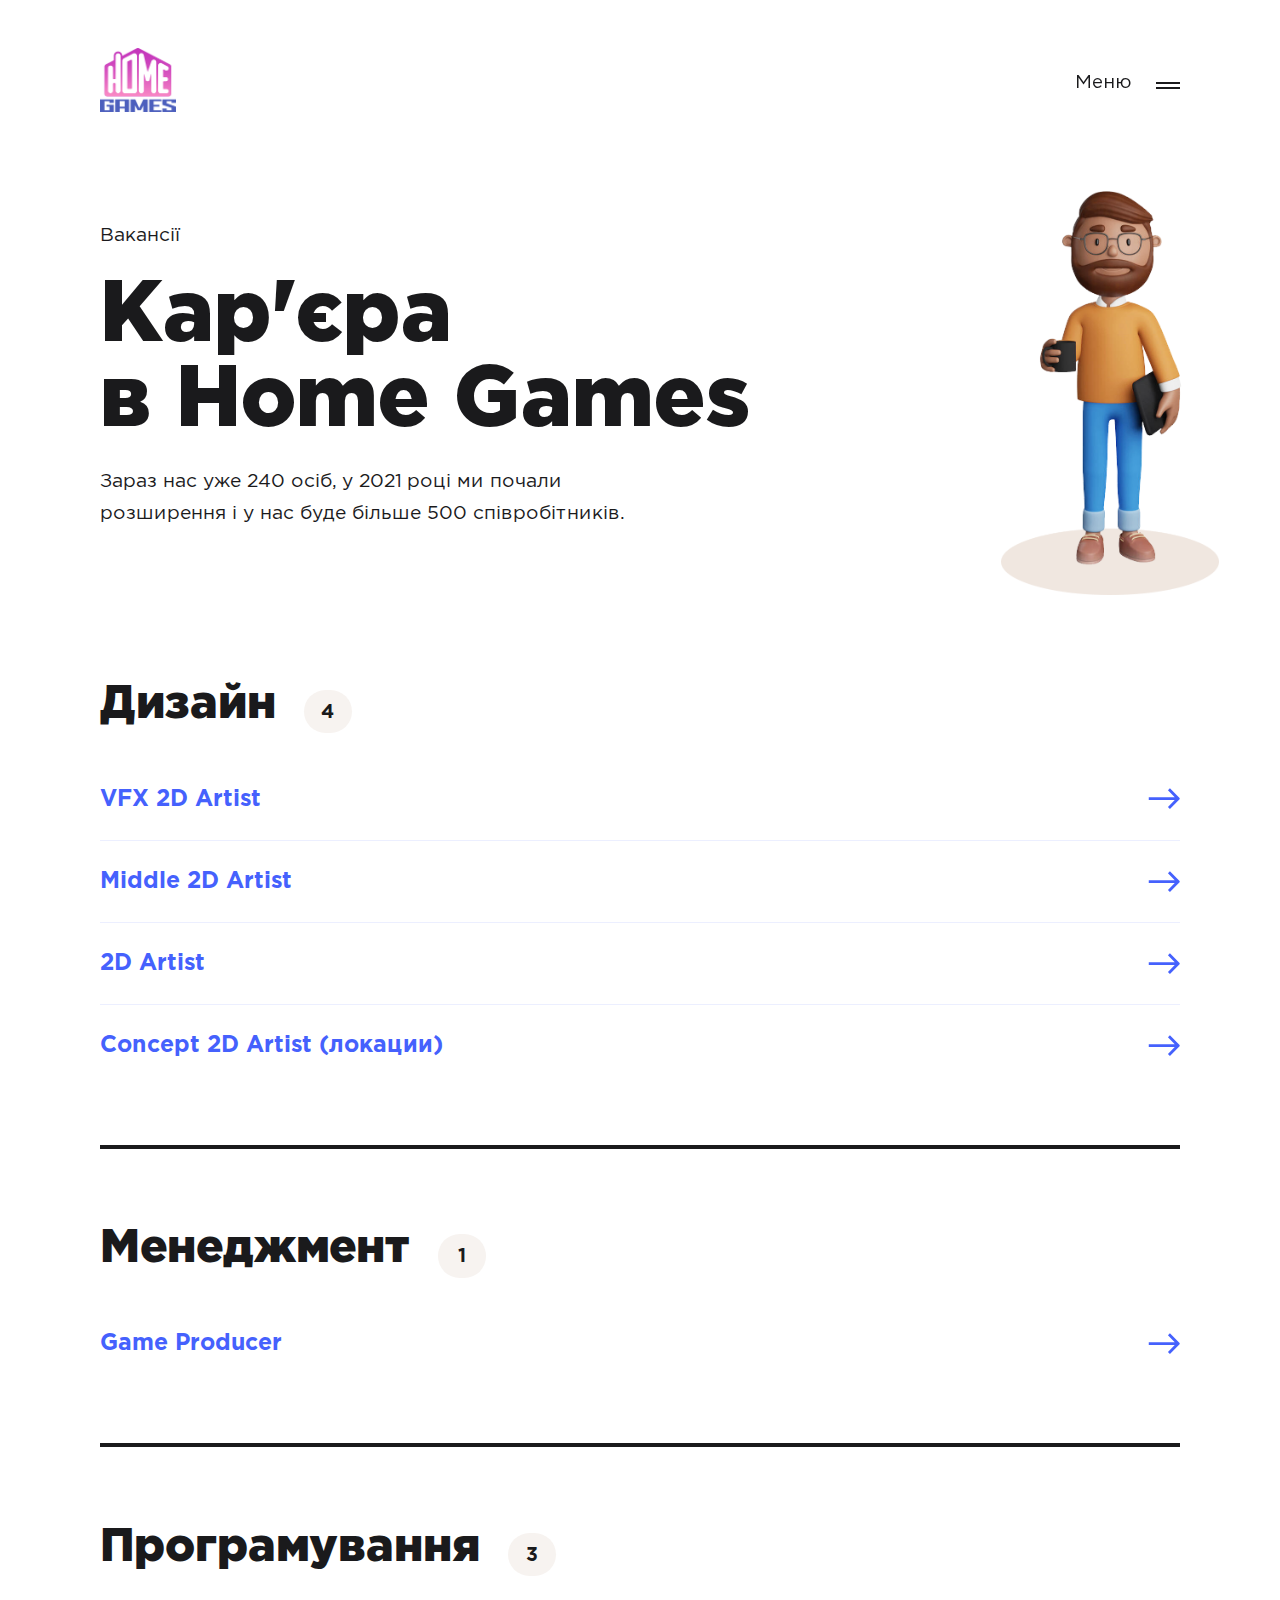
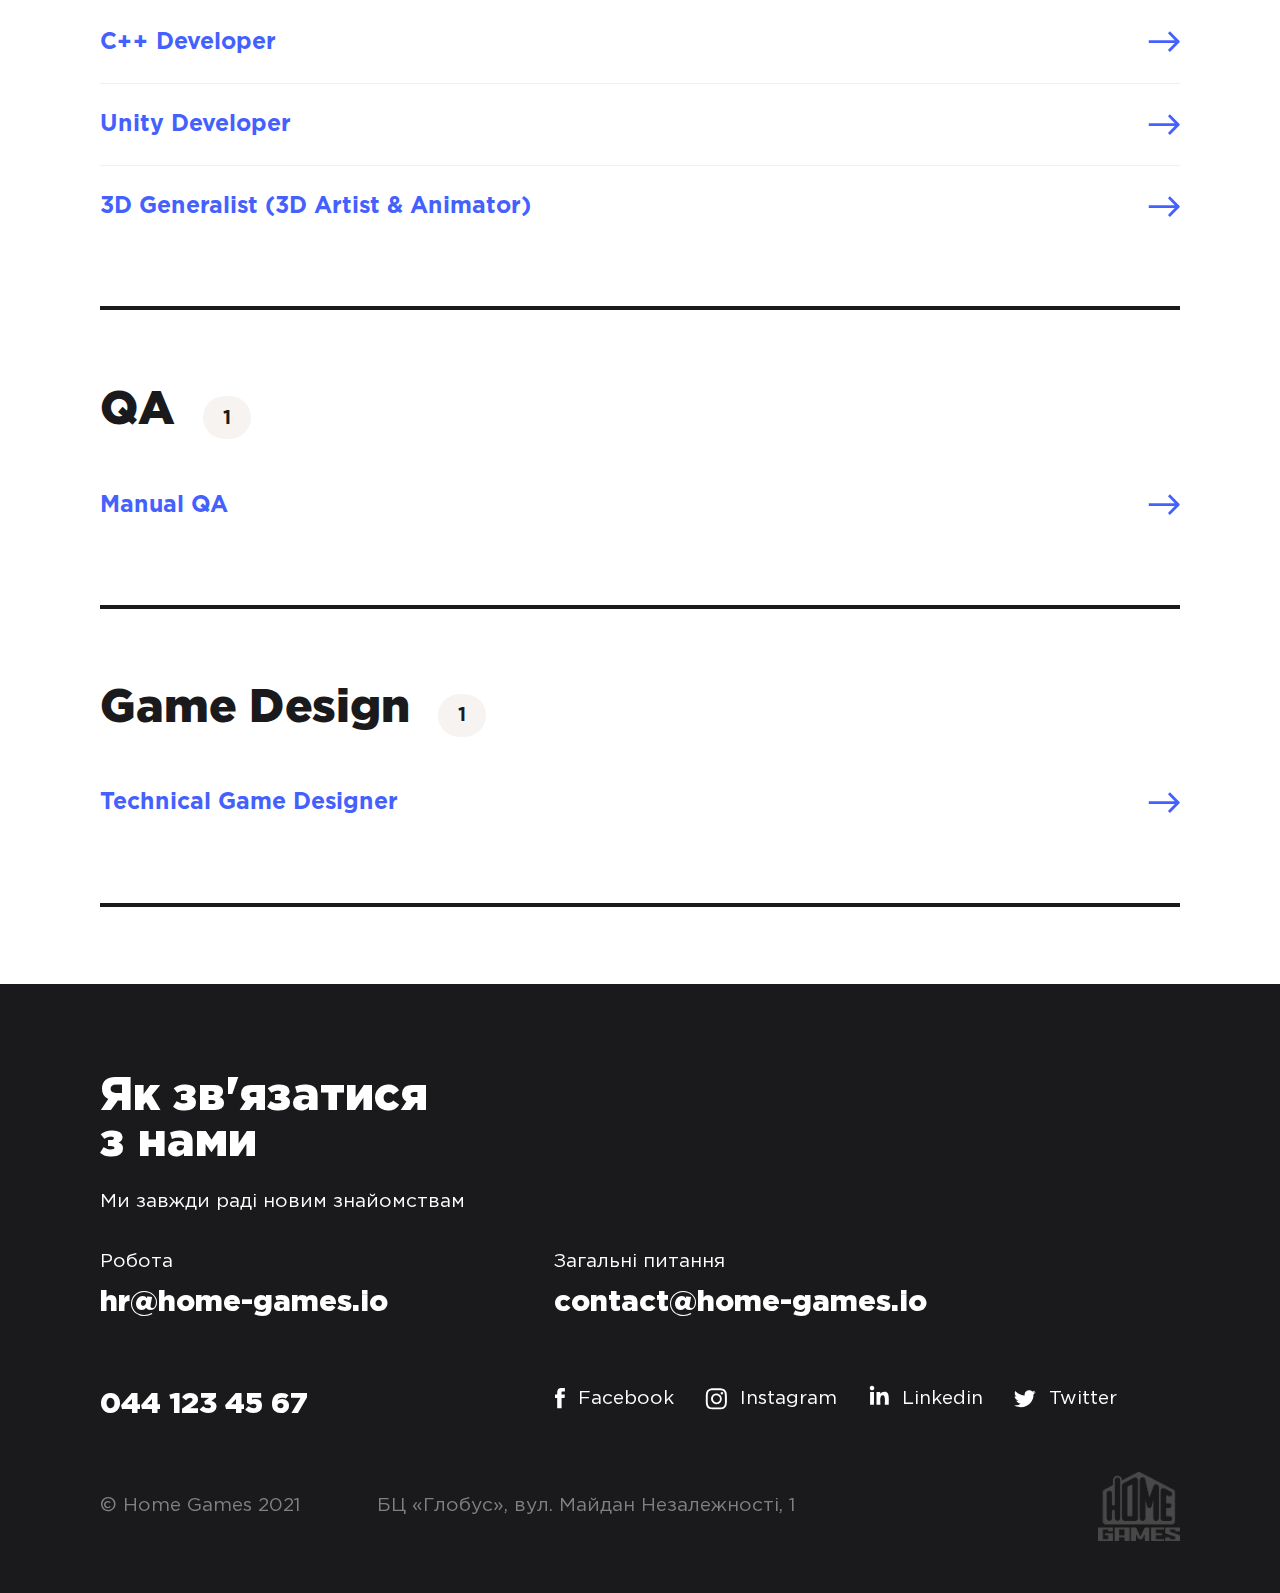
<file: vacancies.html>
<!DOCTYPE html>
<html lang="en">
<head>
    <meta charset="UTF-8">
    <meta name="viewport" content="width=device-width, initial-scale=1.0, minimum-scale=1.0, maximum-scale=1.0, user-scalable=no">
    <title>Home Games — Кар'єра</title>
    <link rel="stylesheet" href="css/style.css">
    <link rel="apple-touch-icon" sizes="180x180" href="apple-touch-icon.png">
    <link rel="icon" type="image/png" sizes="32x32" href="favicon-32x32.png">
    <link rel="icon" type="image/png" sizes="16x16" href="favicon-16x16.png">
    <link rel="manifest" href="site.webmanifest">
    <link rel="mask-icon" href="safari-pinned-tab.svg" color="#4c5fbd">
    <meta name="msapplication-TileColor" content="#ffffff">
    <meta name="theme-color" content="#ffffff">
</head>
<body>
<div class="page-container">
    <div class="page">
        <header>
            <div class="wrap">
                <nav class="nav">
                    <a href="vacancies.html" class="nav__item nav__item_highlight"><span class="nav__link">Кар'єра</span><i class="ico ico-career"></i></a>
                    <span class="nav__item" id="open-nav"><span class="nav__link">Меню</span><i class="ico burger"></i></span>
                </nav>
                <a href="index.html" class="logo">
                    <img src="img/logo.png" alt="Home Games">
                </a>
            </div>
        </header>
        <div class="welcome welcome_belt">
            <div class="welcome__inner">
                <div class="wrap">
                    <div class="belt belt_1">
                        <div class="wrap">
                            <div class="belt__titside illustration_career illustration"><img src="img/ill-career.png" alt=""></div>
                            <div class="tit">
                                <div class="tit-sub">Вакансії</div>
                                Кар'єра <br>в Home Games
                                <div class="tit-sub">
                                    Зараз нас уже 240 осіб, у 2021 році ми почали <br>розширення і у нас буде більше 500
                                    співробітників.
                                </div>
                            </div>

                        </div>
                    </div>

                </div>
            </div>
        </div>
        <div class="wrap">
            <div class="wrap">
                <div class="link-box">
                    <div class="link-anchor" id="vacancy-design"></div>
                    <div class="tit">
                        Дизайн <span class="counter">4</span>
                    </div>
                    <a class="link-box__item" href="vacancy-VFX_2D_Artist.html">
                        <i class="ico link-arrow"></i>
                        <span class="link-box__link">VFX 2D Artist</span>
                    </a>
                    <a class="link-box__item" href="vacancy-Middle_2D_Artist.html">
                        <i class="ico link-arrow"></i>
                        <span class="link-box__link">Middle 2D Artist</span>
                    </a>
                    <a class="link-box__item" href="vacancy-2D_Artist.html">
                        <i class="ico link-arrow"></i>
                        <span class="link-box__link">2D Artist</span>
                    </a>
                    <a class="link-box__item" href="vacancy-Concept_2D_Artist_(locations).html">
                        <i class="ico link-arrow"></i>
                        <span class="link-box__link">Concept 2D Artist (локации)</span>
                    </a>
                </div>
                <div class="link-box">
                    <div class="tit">
                        Менеджмент <span class="counter">1</span>
                    </div>
                    <a class="link-box__item" href="vacancy-Game_Producer.html">
                        <i class="ico link-arrow"></i>
                        <span class="link-box__link">Game Producer</span>
                    </a>
                </div>
                <div class="link-box">
                    <div class="link-anchor" id="vacancy-programming"></div>
                    <div class="tit">
                        Програмування <span class="counter">3</span>
                    </div>
                    <a class="link-box__item" href="vacancy-C++.html">
                        <i class="ico link-arrow"></i>
                        <span class="link-box__link">C++ Developer</span>
                    </a>
                    <a class="link-box__item" href="vacancy-Unity_Developer.html">
                        <i class="ico link-arrow"></i>
                        <span class="link-box__link">Unity Developer</span>
                    </a>
                    <a class="link-box__item" href="vacancy-3D_Generalist.html">
                        <i class="ico link-arrow"></i>
                        <span class="link-box__link">3D Generalist (3D Artist & Animator)</span>
                    </a>
                </div>
                <div class="link-box">
                    <div class="link-anchor" id="vacancy-qa"></div>
                    <div class="tit">
                        QA <span class="counter">1</span>
                    </div>
                    <a class="link-box__item" href="vacancy-Manual_QA.html">
                        <i class="ico link-arrow"></i>
                        <span class="link-box__link">Manual QA</span>
                    </a>
                </div>
                <div class="link-box">
                    <div class="tit">
                        Game Design <span class="counter">1</span>
                    </div>
                    <a class="link-box__item" href="vacancy-Technical_Game_Designer.html">
                        <i class="ico link-arrow"></i>
                        <span class="link-box__link">Technical Game Designer</span>
                    </a>
                </div>
            </div>

            <div class="page__clear"></div>
        </div>
    </div>
    <footer class="footer">
        <div class="footer__row">
            <div class="wrap">
                <div class="tit">
                    Як зв'язатися <br>з нами
                    <div class="tit-sub">Ми завжди раді новим знайомствам</div>
                </div>
            </div>
        </div>
        <div class="footer__row footer__row_center">
            <div class="wrap">
                <div class="contacts">
                    <div class="contacts__row">
                        <div class="contacts__label">Робота</div>
                        <a href="mailto:hr@home-games.io" class="contacts__item"><span class="contacts__link">hr@home-games.io</span></a>
                    </div>
                    <div class="contacts__row contacts__row_double">
                        <div class="contacts__label">Загальні питання</div>
                        <a href="mailto:contact@home-games.io" class="contacts__item"><span class="contacts__link">contact@home-games.io</span></a>
                    </div>
                    <div class="contacts__row">
                        <a href="tel:044 123 45 67" class="contacts__item"><span class="contacts__link">044 123 45 67</span></a>
                    </div>
                    <div class="contacts__row contacts__row_double">
                        <div class="social">
                            <a href="https://www.facebook.com/JoinHomeGames/" class="social__item" target="_blank"><i class="ico ico-facebook"></i><span class="social__link">Facebook</span></a>
                            <a href="https://www.instagram.com/playrix/" class="social__item" target="_blank"><i class="ico ico-instagram"></i><span class="social__link">Instagram</span></a>
                            <a href="https://www.linkedin.com/company/home-games-ukraine/" class="social__item" target="_blank"><i class="ico ico-linkedin"></i><span class="social__link">Linkedin</span></a>
                            <a href="https://twitter.com/playrix" class="social__item" target="_blank"><i class="ico ico-twitter"></i><span class="social__link">Twitter</span></a>
                        </div>
                    </div>
                </div>
            </div>
        </div>
        <div class="footer__row footer__row_last">
            <div class="wrap">
                <div class="footer__cell">
                    &copy; Home Games 2021
                </div>
                <div class="footer__cell">
                    БЦ «Глобус», вул. Майдан Незалежності, 1
                </div>
                <a href="index.html" class="logo">
                    <img src="img/logo-dark.png" alt="Home Games">
                </a>
            </div>
        </div>
    </footer>
    <div class="footer__spacer"></div>
</div>
<div class="burger-menu">
    <div class="burger-menu__menu">
        <div class="burger-menu__inner">
            <div class="burger-menu__row_single">
                <div class="burger-menu__close close-burger"><i class="ico ico-close"></i></div>
            </div>
            <div class="burger-menu__row">
                <a href="index.html" class="burger-menu__item"><span class="burger-menu__link">Головна</span></a>
                <a href="vacancies.html" class="burger-menu__item"><i class="ico ico-career"></i><span class="burger-menu__link">Кар'єра</span></a>
                <a href="about.html" class="burger-menu__item"><span class="burger-menu__link">Про Home Games</span></a>
                <a href="games.html" class="burger-menu__item"><span class="burger-menu__link">Наші ігри</span></a>
            </div>
            <div class="burger-menu__row_single">
                <div class="social">
                    <a href="https://www.facebook.com/JoinHomeGames/" class="social__item" target="_blank"><i class="ico ico-facebook"></i><span class="social__link">Facebook</span></a>
                    <a href="https://www.instagram.com/playrix/" class="social__item" target="_blank"><i class="ico ico-instagram"></i><span class="social__link">Instagram</span></a>
                    <a href="https://www.linkedin.com/company/home-games-ukraine/" class="social__item" target="_blank"><i class="ico ico-linkedin"></i><span class="social__link">Linkedin</span></a>
                    <a href="https://twitter.com/playrix" class="social__item" target="_blank"><i class="ico ico-twitter"></i><span class="social__link">Twitter</span></a>
                </div>
            </div>
        </div>
    </div>
    <div class="burger-menu__overlay close-burger"></div>
</div>
</body>

<script src="js/client.js"></script>

</html>
</file>
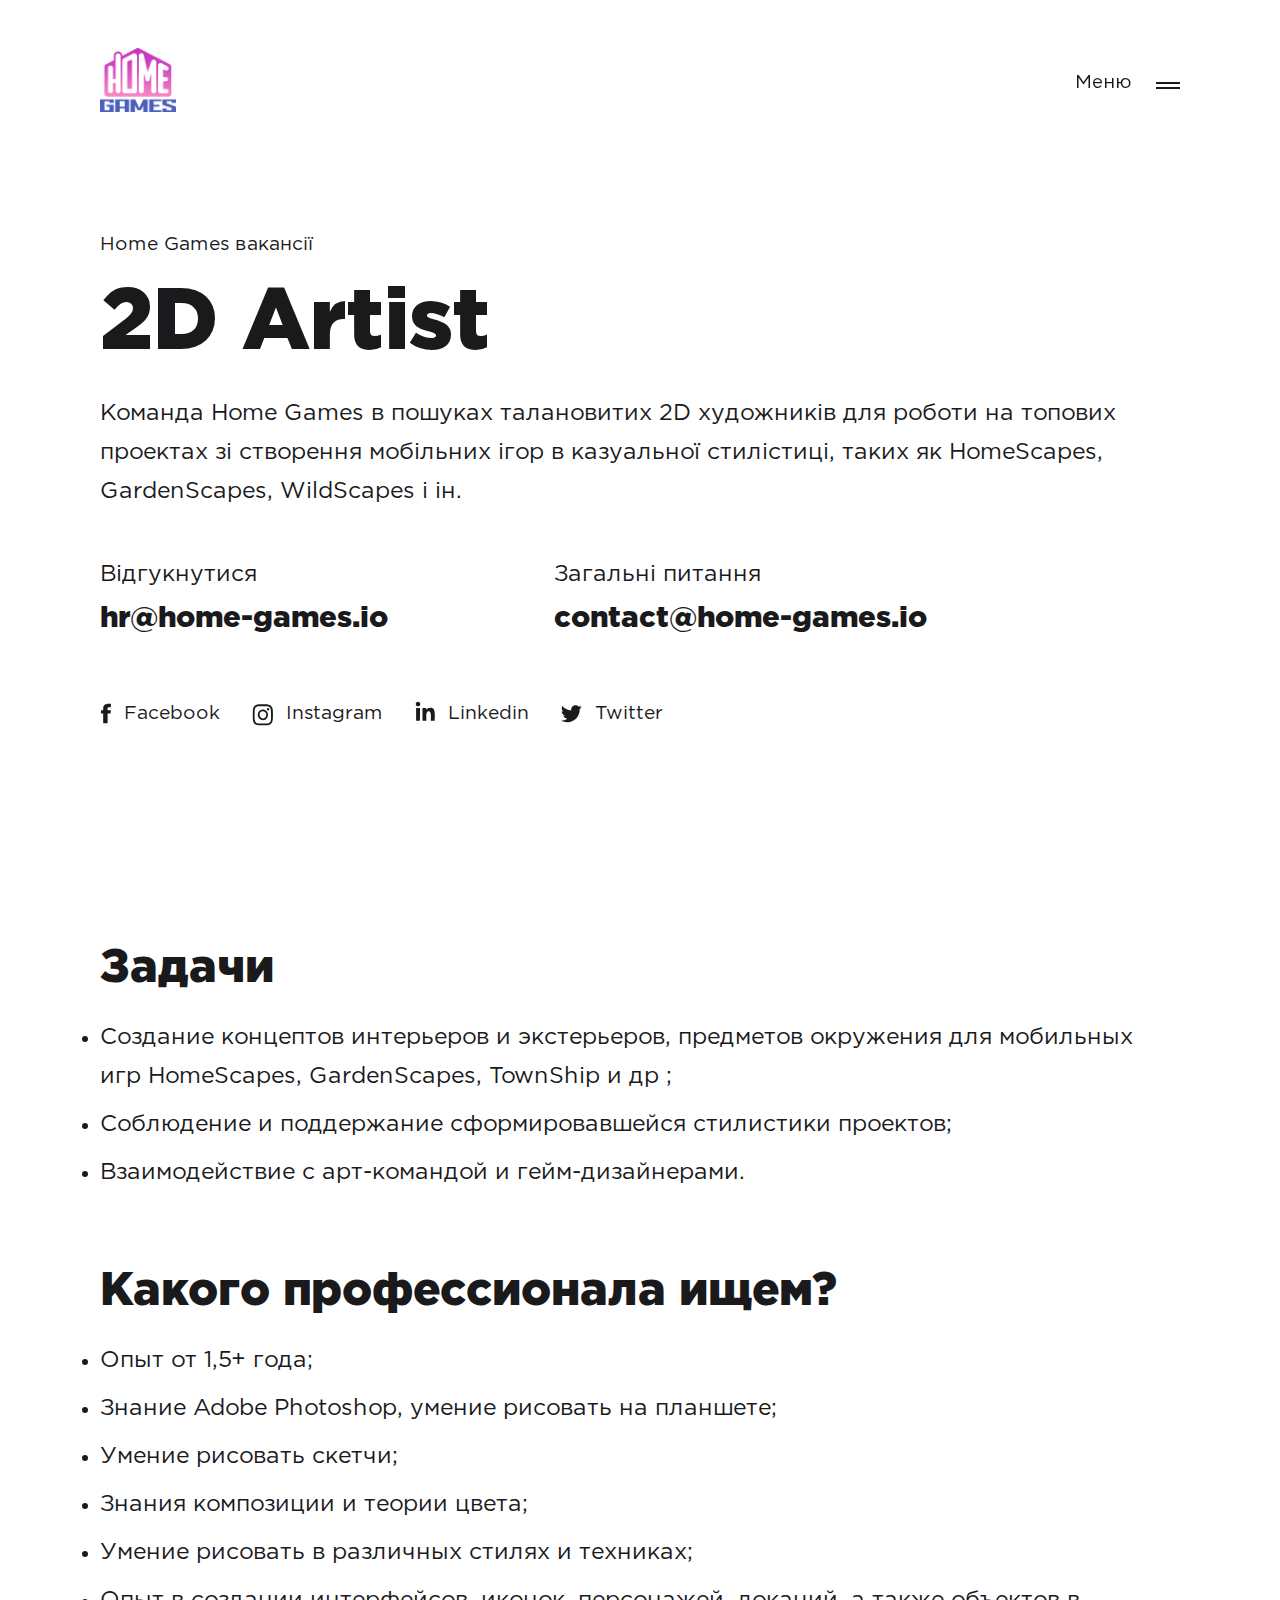
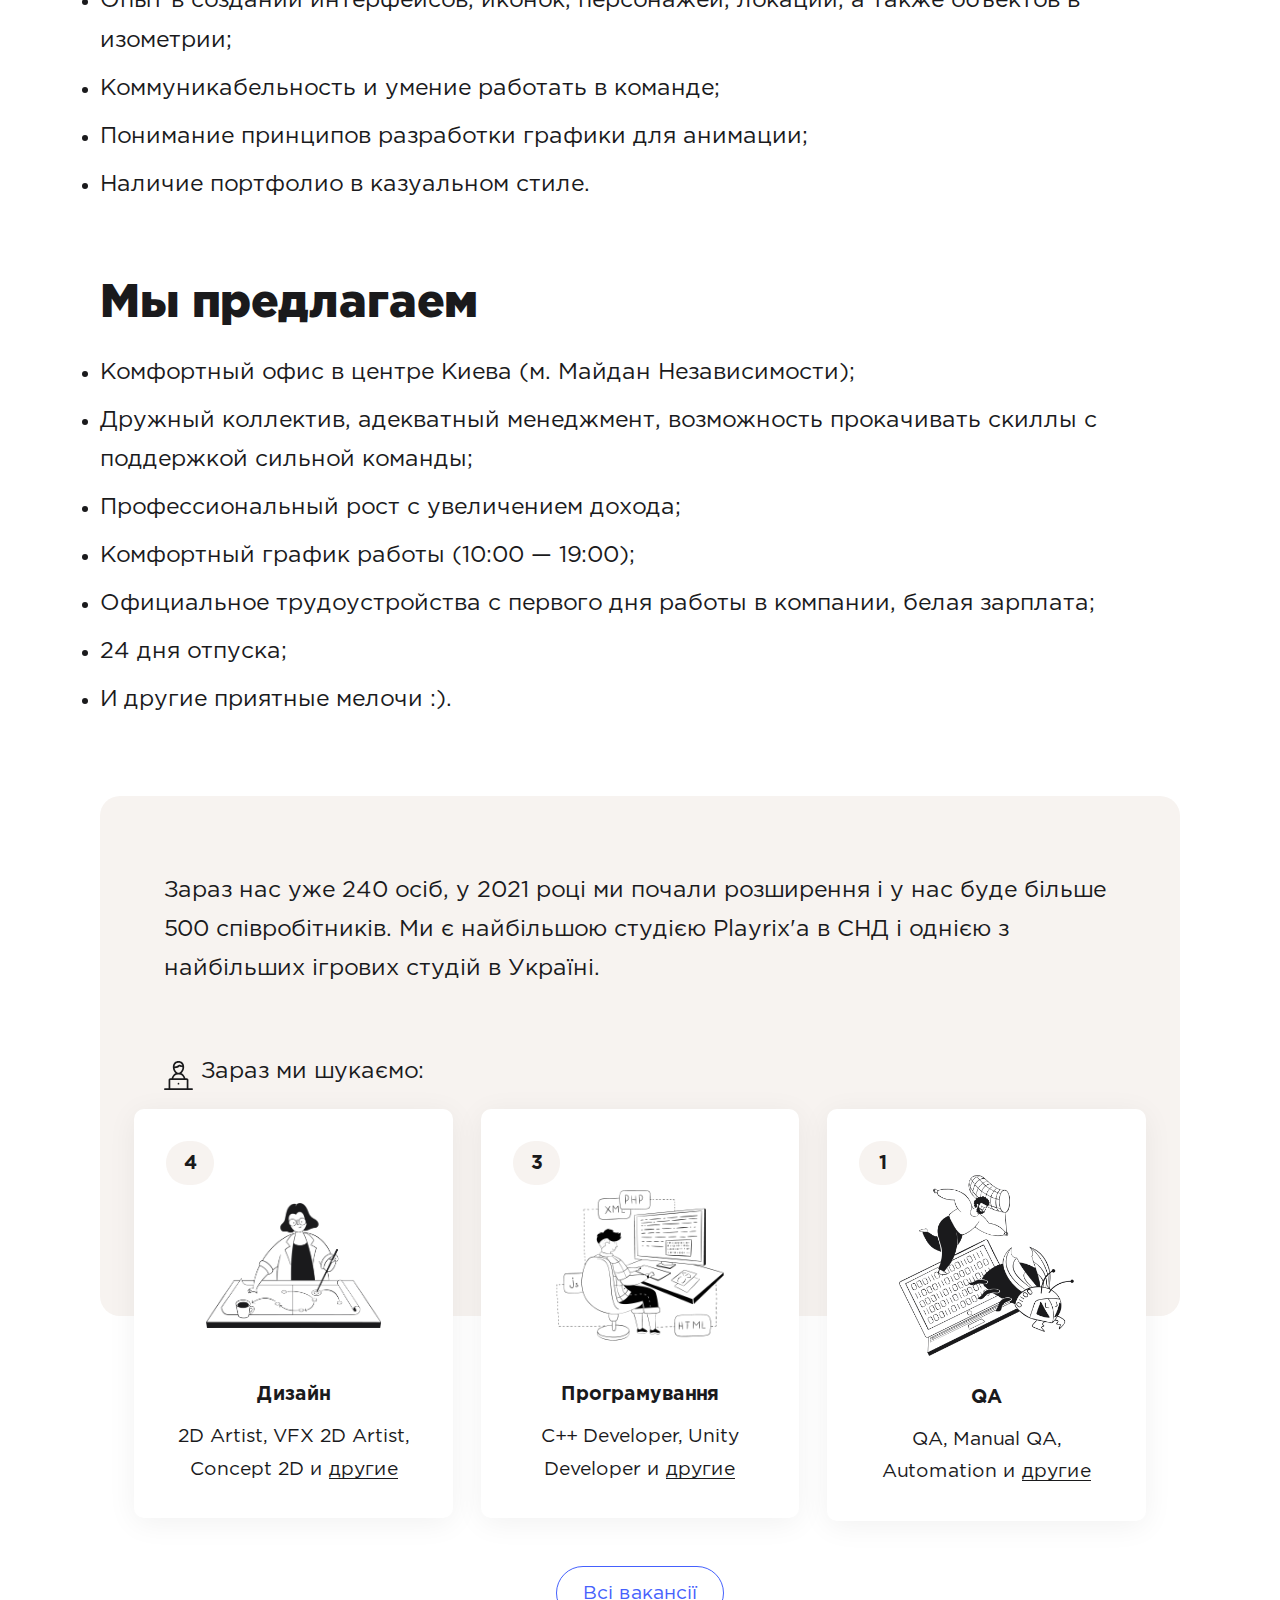
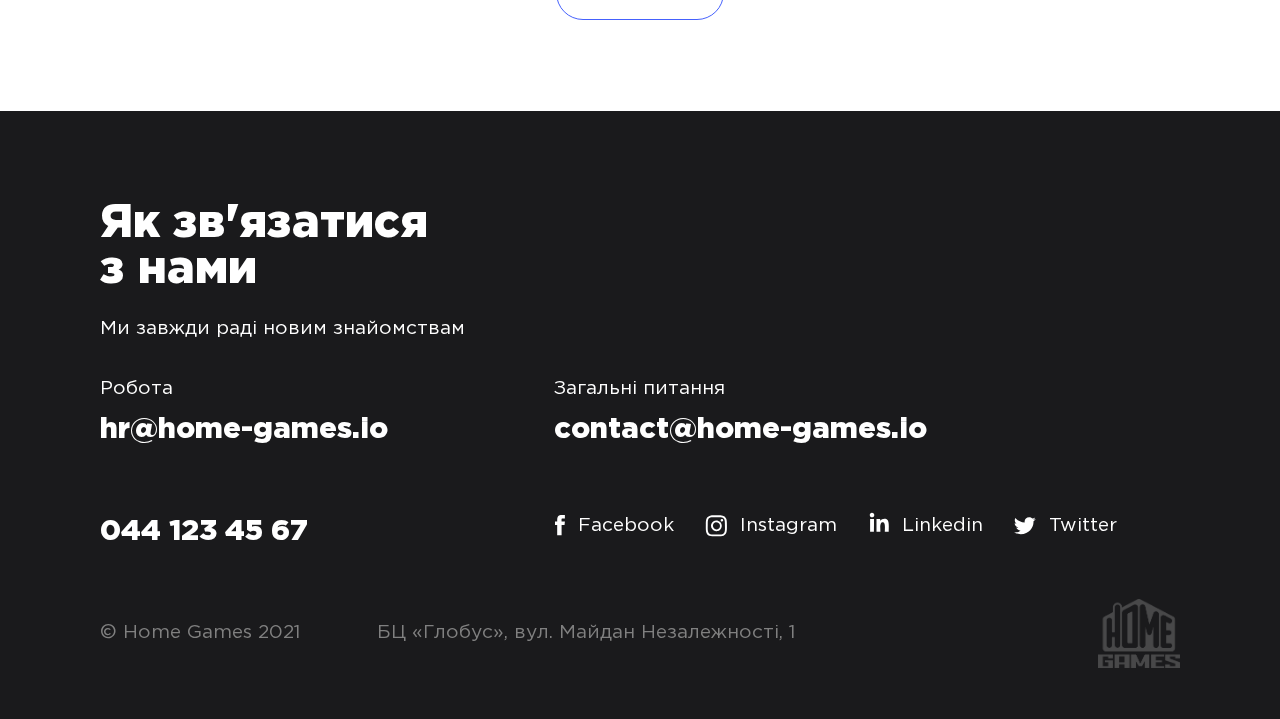
<file: vacancy-2D_Artist.html>
<!DOCTYPE html>
<html lang="en">
<head>
    <meta charset="UTF-8">
    <meta name="viewport" content="width=device-width, initial-scale=1.0, minimum-scale=1.0, maximum-scale=1.0, user-scalable=no">
    <title>Home Games — 2D Artist</title>
    <link rel="stylesheet" href="css/style.css">
    <link rel="apple-touch-icon" sizes="180x180" href="apple-touch-icon.png">
    <link rel="icon" type="image/png" sizes="32x32" href="favicon-32x32.png">
    <link rel="icon" type="image/png" sizes="16x16" href="favicon-16x16.png">
    <link rel="manifest" href="site.webmanifest">
    <link rel="mask-icon" href="safari-pinned-tab.svg" color="#4c5fbd">
    <meta name="msapplication-TileColor" content="#ffffff">
    <meta name="theme-color" content="#ffffff">
</head>
<body>
<div class="page-container">
    <div class="page">
        <header>
            <div class="wrap">
                <nav class="nav">
                    <a href="vacancies.html" class="nav__item nav__item_highlight"><span class="nav__link">Кар'єра</span><i class="ico ico-career"></i></a>
                    <span class="nav__item" id="open-nav"><span class="nav__link">Меню</span><i class="ico burger"></i></span>
                </nav>
                <a href="index.html" class="logo">
                    <img src="img/logo.png" alt="Home Games">
                </a>
            </div>
        </header>
        <div class="welcome welcome_auto welcome_belt">
            <div class="welcome__inner">
                <div class="wrap">
                    <div class="belt belt_1">
                        <div class="wrap">
                            <div class="tit">
                                <div class="tit-sub">Home Games вакансії</div>
                                2D Artist
                            </div>
                            <div class="tit-text">
                                Команда Home Games в пошуках талановитих 2D художників для роботи на топових проектах зі
                                створення мобільних ігор в казуальної стилістиці, таких як HomeScapes, GardenScapes,
                                WildScapes і ін.
                            </div>

                            <div class="contacts">
                                <div class="contacts__row">
                                    <div class="contacts__label">Відгукнутися</div>
                                    <a href="mailto:hr@home-games.io" class="contacts__item"><span class="contacts__link">hr@home-games.io</span></a>
                                </div>
                                <div class="contacts__row contacts__row_double">
                                    <div class="contacts__label">Загальні питання</div>
                                    <a href="mailto:contact@home-games.io" class="contacts__item"><span class="contacts__link">contact@home-games.io</span></a>
                                </div>
                                <div class="contacts__row contacts__row_full">
                                    <div class="social">
                                        <a href="https://www.facebook.com/JoinHomeGames/" class="social__item" target="_blank"><i class="ico ico-facebook"></i><span class="social__link">Facebook</span></a>
                                        <a href="https://www.instagram.com/playrix/" class="social__item" target="_blank"><i class="ico ico-instagram"></i><span class="social__link">Instagram</span></a>
                                        <a href="https://www.linkedin.com/company/home-games-ukraine/" class="social__item" target="_blank"><i class="ico ico-linkedin"></i><span class="social__link">Linkedin</span></a>
                                        <a href="https://twitter.com/playrix" class="social__item" target="_blank"><i class="ico ico-twitter"></i><span class="social__link">Twitter</span></a>
                                    </div>
                                </div>
                            </div>
                        </div>
                    </div>

                </div>
            </div>
        </div>
        <div class="wrap">
            <div class="wrap">
                <div class="tit">Задачи</div>
                <ul class="tit-text paragraph">
                    <li>Создание концептов интерьеров и экстерьеров, предметов окружения для мобильных игр HomeScapes, GardenScapes, TownShip и др ;</li>
                    <li>Соблюдение и поддержание сформировавшейся стилистики проектов;</li>
                    <li>Взаимодействие с арт-командой и гейм-дизайнерами.</li>
                </ul>
                <div class="tit">Какого профессионала ищем?</div>
                <ul class="tit-text paragraph">
                    <li>Опыт от 1,5+ года;</li>
                    <li>Знание Adobe Photoshop, умение рисовать на планшете;</li>
                    <li>Умение рисовать скетчи;</li>
                    <li>Знания композиции и теории цвета;</li>
                    <li>Умение рисовать в различных стилях и техниках;</li>
                    <li>Опыт в создании интерфейсов, иконок, персонажей, локаций, а также объектов в изометрии;</li>
                    <li>Коммуникабельность и умение работать в команде;</li>
                    <li>Понимание принципов разработки графики для анимации;</li>
                    <li>Наличие портфолио в казуальном стиле.</li>
                </ul>
                <div class="tit">Мы предлагаем</div>
                <ul class="tit-text paragraph">
                    <li>Комфортный офис в центре Киева (м. Майдан Независимости);</li>
                    <li>Дружный коллектив, адекватный менеджмент, возможность прокачивать скиллы с поддержкой сильной команды;</li>
                    <li>Профессиональный рост с увеличением дохода;</li>
                    <li>Комфортный график работы (10:00 — 19:00);</li>
                    <li>Официальное трудоустройства с первого дня работы в компании, белая зарплата;</li>
                    <li>24 дня отпуска;</li>
                    <li>И другие приятные мелочи :).</li>
                </ul>
            </div>

            <div class="belt-container">
                <div class="belt belt_float_bg">
                    <div class="belt__bg"></div>
                    <div class="wrap">
                        <div class="tit-text tit-text_up">
                            Зараз нас уже 240 осіб, у 2021 році ми почали розширення і у нас буде більше 500
                            співробітників. Ми є найбільшою студією Playrix'а в СНД і однією з найбільших ігрових студій
                            в Україні.
                        </div>
                        <div class="vacancy-categories">
                            <div class="vacancy-categories__tit"><i class="ico ico-career"></i>Зараз ми шукаємо:</div>
                            <div class="vacancy-categories__row">
                                <div class="vacancy-categories__column">
                                    <a class="vacancy-categories__item" href="vacancies.html#vacancy-design">
                                        <span class="counter-container">
                                            <span class="counter">4</span>
                                        </span>
                                        <span class="vacancy-categories__icon">
                                            <img src="img/vacancy-00.png" alt="">
                                        </span>
                                        <span class="vacancy-categories__name">Дизайн</span>
                                        2D Artist, VFX 2D Artist, Concept 2D и <span class="pseudo-link">другие</span>
                                    </a>
                                </div>
                                <div class="vacancy-categories__column">
                                    <a class="vacancy-categories__item" href="vacancies.html#vacancy-programming">
                                        <span class="counter-container">
                                            <span class="counter">3</span>
                                        </span>
                                        <span class="vacancy-categories__icon">
                                            <img src="img/vacancy-03.png" alt="">
                                        </span>
                                        <span class="vacancy-categories__name">Програмування</span>
                                        C++ Developer, Unity Developer и <span class="pseudo-link">другие</span>
                                    </a>
                                </div>
                                <div class="vacancy-categories__column">
                                    <a class="vacancy-categories__item" href="vacancies.html#vacancy-qa">
                                        <span class="counter-container">
                                            <span class="counter">1</span>
                                        </span>
                                        <span class="vacancy-categories__icon">
                                            <img src="img/vacancy-02.png" alt="">
                                        </span>
                                        <span class="vacancy-categories__name">QA</span>
                                        QA, Manual QA, Automation и <span class="pseudo-link">другие</span>
                                    </a>
                                </div>
                            </div>
                        </div>
                    </div>
                </div>
                <a href="vacancies.html" class="button">Всі вакансії</a>
            </div>

            <div class="page__clear"></div>
        </div>
    </div>
    <footer class="footer">
        <div class="footer__row">
            <div class="wrap">
                <div class="tit">
                    Як зв'язатися <br>з нами
                    <div class="tit-sub">Ми завжди раді новим знайомствам</div>
                </div>
            </div>
        </div>
        <div class="footer__row footer__row_center">
            <div class="wrap">
                <div class="contacts">
                    <div class="contacts__row">
                        <div class="contacts__label">Робота</div>
                        <a href="mailto:hr@home-games.io" class="contacts__item"><span class="contacts__link">hr@home-games.io</span></a>
                    </div>
                    <div class="contacts__row contacts__row_double">
                        <div class="contacts__label">Загальні питання</div>
                        <a href="mailto:contact@home-games.io" class="contacts__item"><span class="contacts__link">contact@home-games.io</span></a>
                    </div>
                    <div class="contacts__row">
                        <a href="tel:044 123 45 67" class="contacts__item"><span class="contacts__link">044 123 45 67</span></a>
                    </div>
                    <div class="contacts__row contacts__row_double">
                        <div class="social">
                            <a href="https://www.facebook.com/JoinHomeGames/" class="social__item" target="_blank"><i class="ico ico-facebook"></i><span class="social__link">Facebook</span></a>
                            <a href="https://www.instagram.com/playrix/" class="social__item" target="_blank"><i class="ico ico-instagram"></i><span class="social__link">Instagram</span></a>
                            <a href="https://www.linkedin.com/company/home-games-ukraine/" class="social__item" target="_blank"><i class="ico ico-linkedin"></i><span class="social__link">Linkedin</span></a>
                            <a href="https://twitter.com/playrix" class="social__item" target="_blank"><i class="ico ico-twitter"></i><span class="social__link">Twitter</span></a>
                        </div>
                    </div>
                </div>
            </div>
        </div>
        <div class="footer__row footer__row_last">
            <div class="wrap">
                <div class="footer__cell">
                    &copy; Home Games 2021
                </div>
                <div class="footer__cell">
                    БЦ «Глобус», вул. Майдан Незалежності, 1
                </div>
                <a href="index.html" class="logo">
                    <img src="img/logo-dark.png" alt="Home Games">
                </a>
            </div>
        </div>
    </footer>
    <div class="footer__spacer"></div>
</div>
<div class="burger-menu">
    <div class="burger-menu__menu">
        <div class="burger-menu__inner">
            <div class="burger-menu__row_single">
                <div class="burger-menu__close close-burger"><i class="ico ico-close"></i></div>
            </div>
            <div class="burger-menu__row">
                <a href="index.html" class="burger-menu__item"><span class="burger-menu__link">Головна</span></a>
                <a href="vacancies.html" class="burger-menu__item"><i class="ico ico-career"></i><span class="burger-menu__link">Кар'єра</span></a>
                <a href="about.html" class="burger-menu__item"><span class="burger-menu__link">Про Home Games</span></a>
                <a href="games.html" class="burger-menu__item"><span class="burger-menu__link">Наші ігри</span></a>
            </div>
            <div class="burger-menu__row_single">
                <div class="social">
                    <a href="https://www.facebook.com/JoinHomeGames/" class="social__item" target="_blank"><i class="ico ico-facebook"></i><span class="social__link">Facebook</span></a>
                    <a href="https://www.instagram.com/playrix/" class="social__item" target="_blank"><i class="ico ico-instagram"></i><span class="social__link">Instagram</span></a>
                    <a href="https://www.linkedin.com/company/home-games-ukraine/" class="social__item" target="_blank"><i class="ico ico-linkedin"></i><span class="social__link">Linkedin</span></a>
                    <a href="https://twitter.com/playrix" class="social__item" target="_blank"><i class="ico ico-twitter"></i><span class="social__link">Twitter</span></a>
                </div>
            </div>
        </div>
    </div>
    <div class="burger-menu__overlay close-burger"></div>
</div>
</body>

<script src="js/client.js"></script>

</html>
</file>
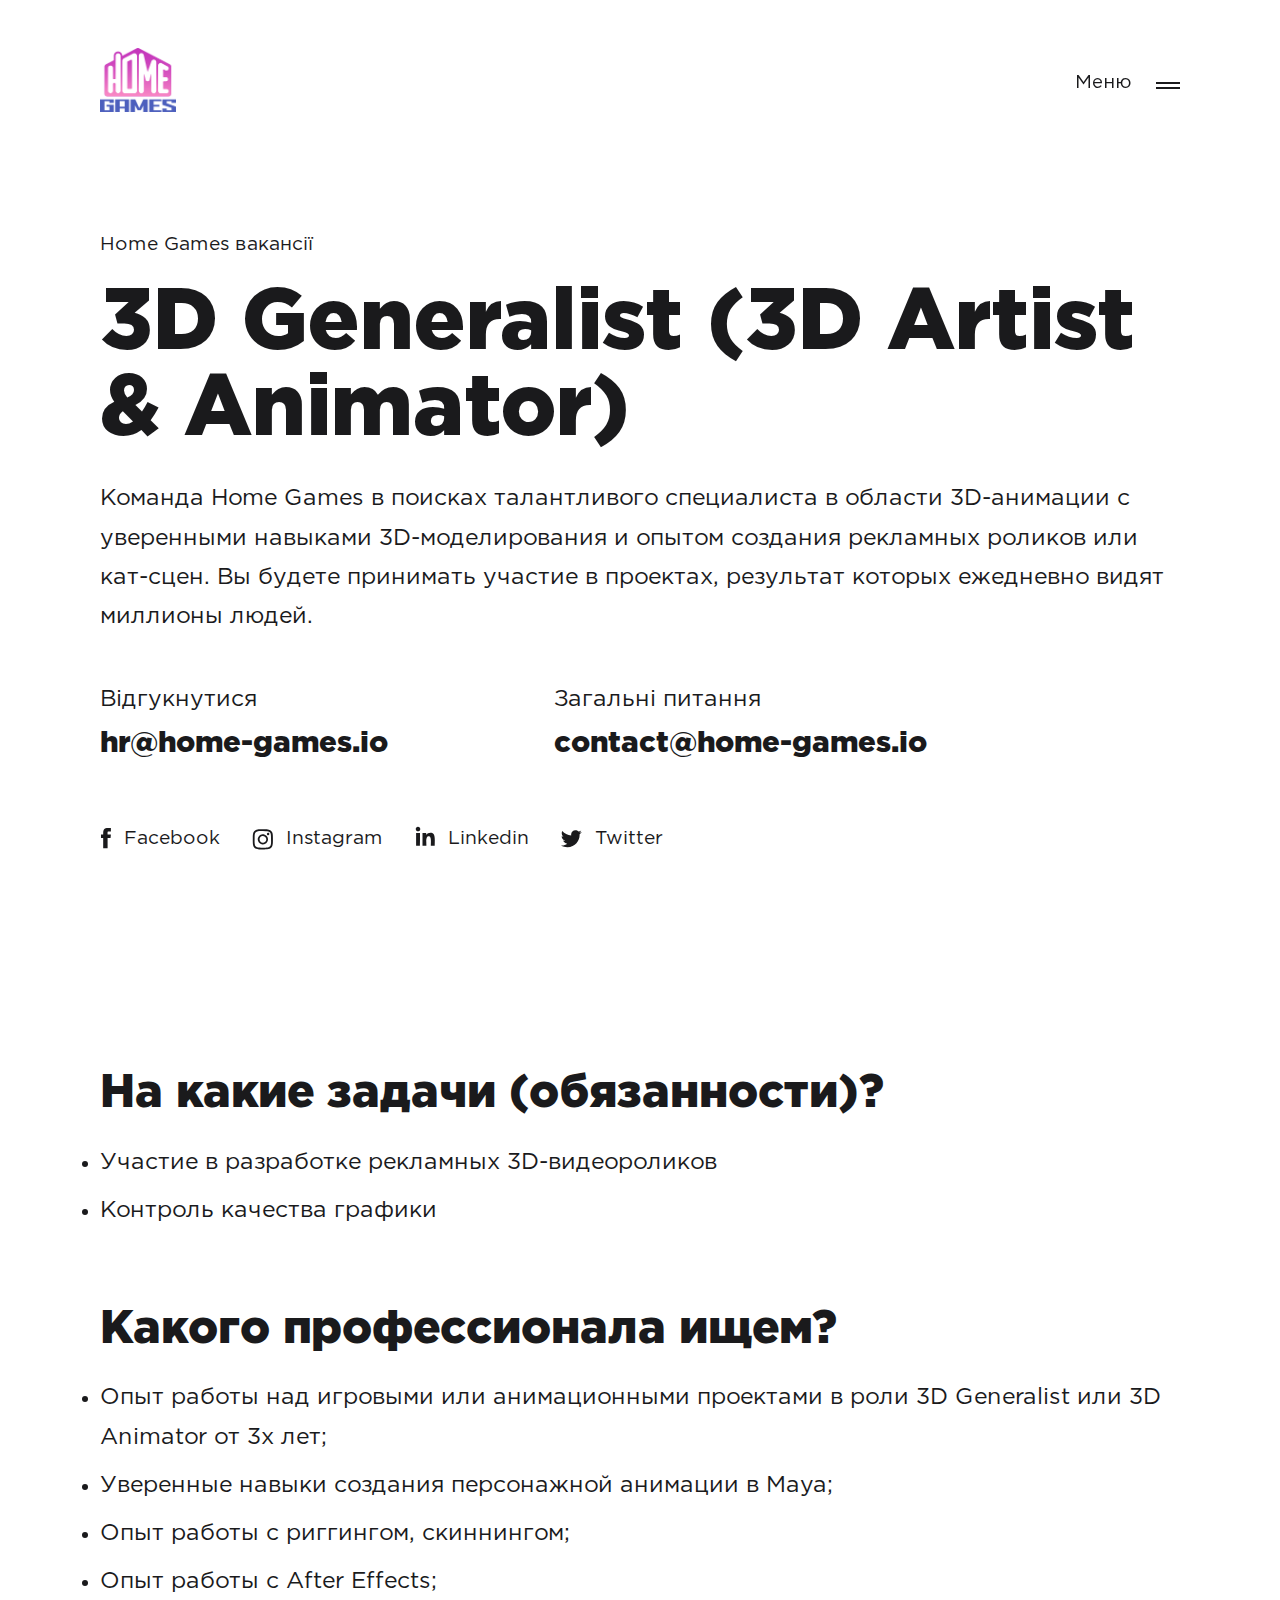
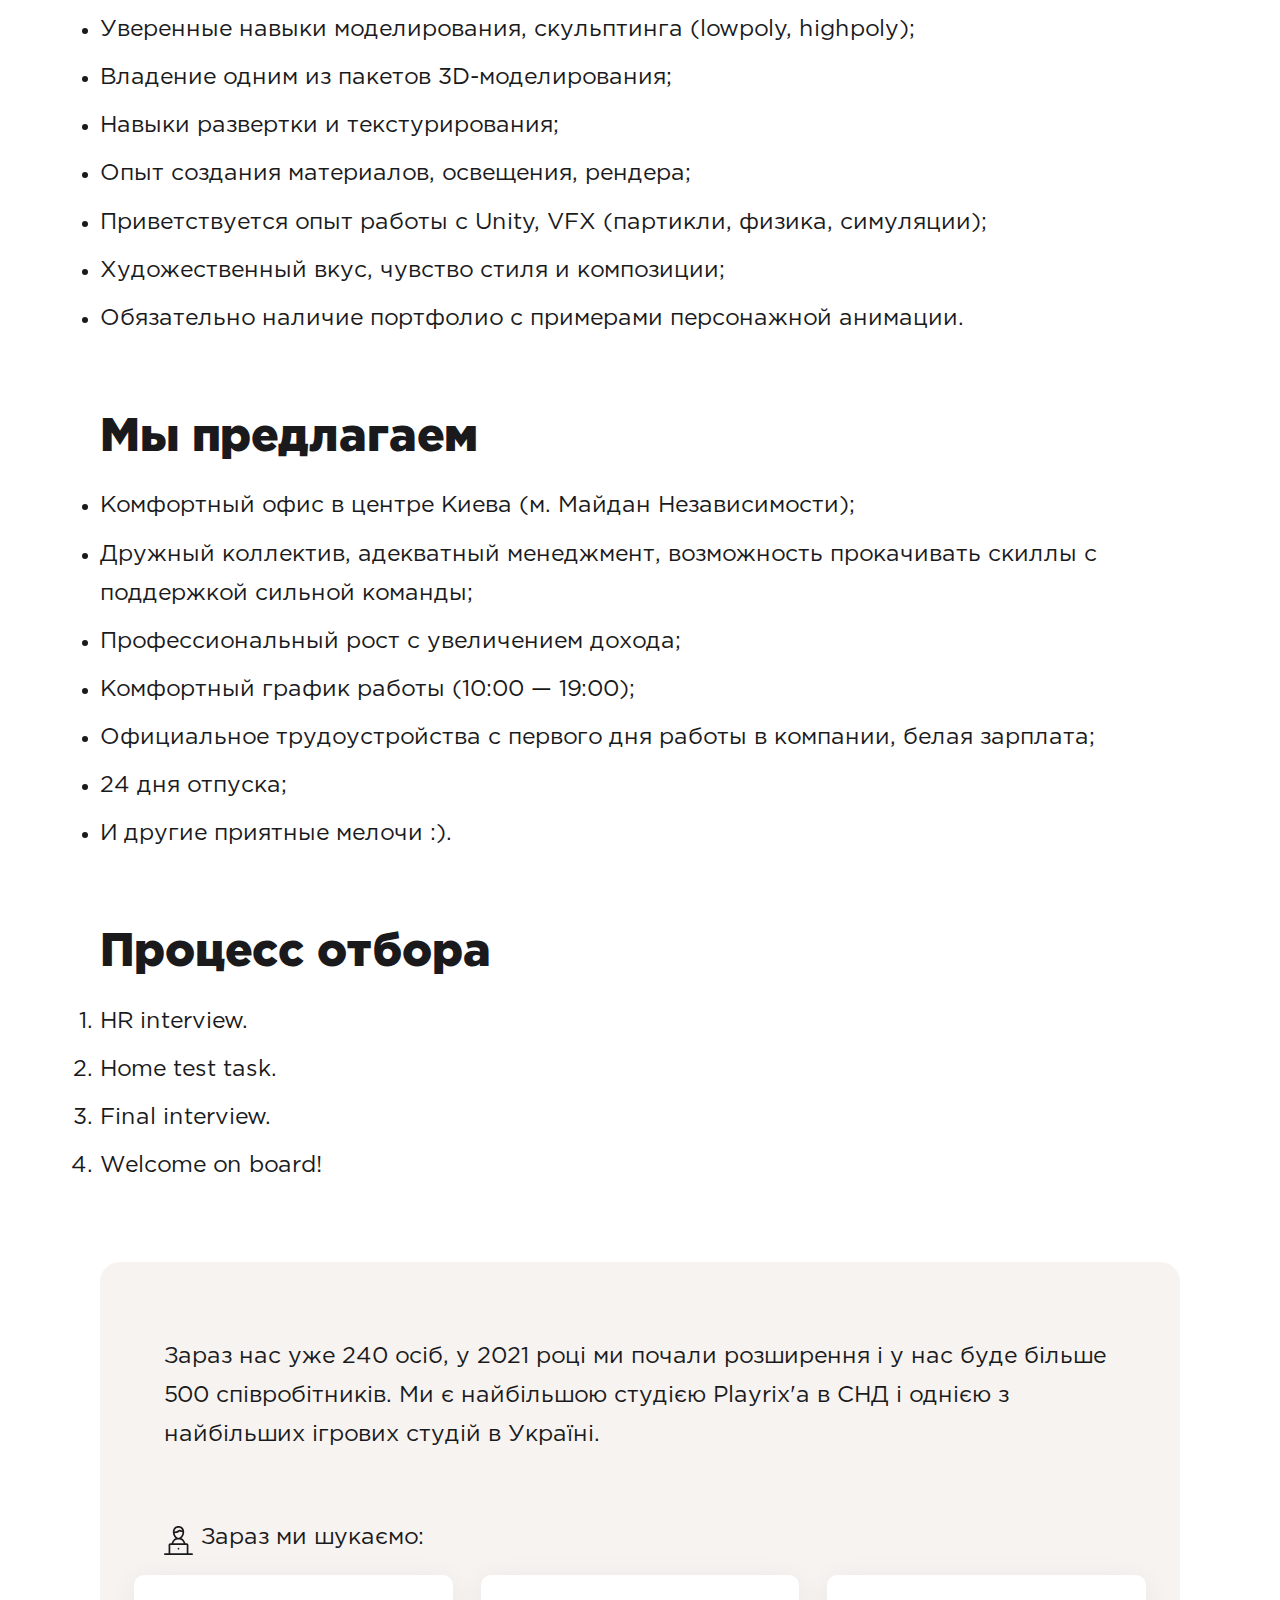
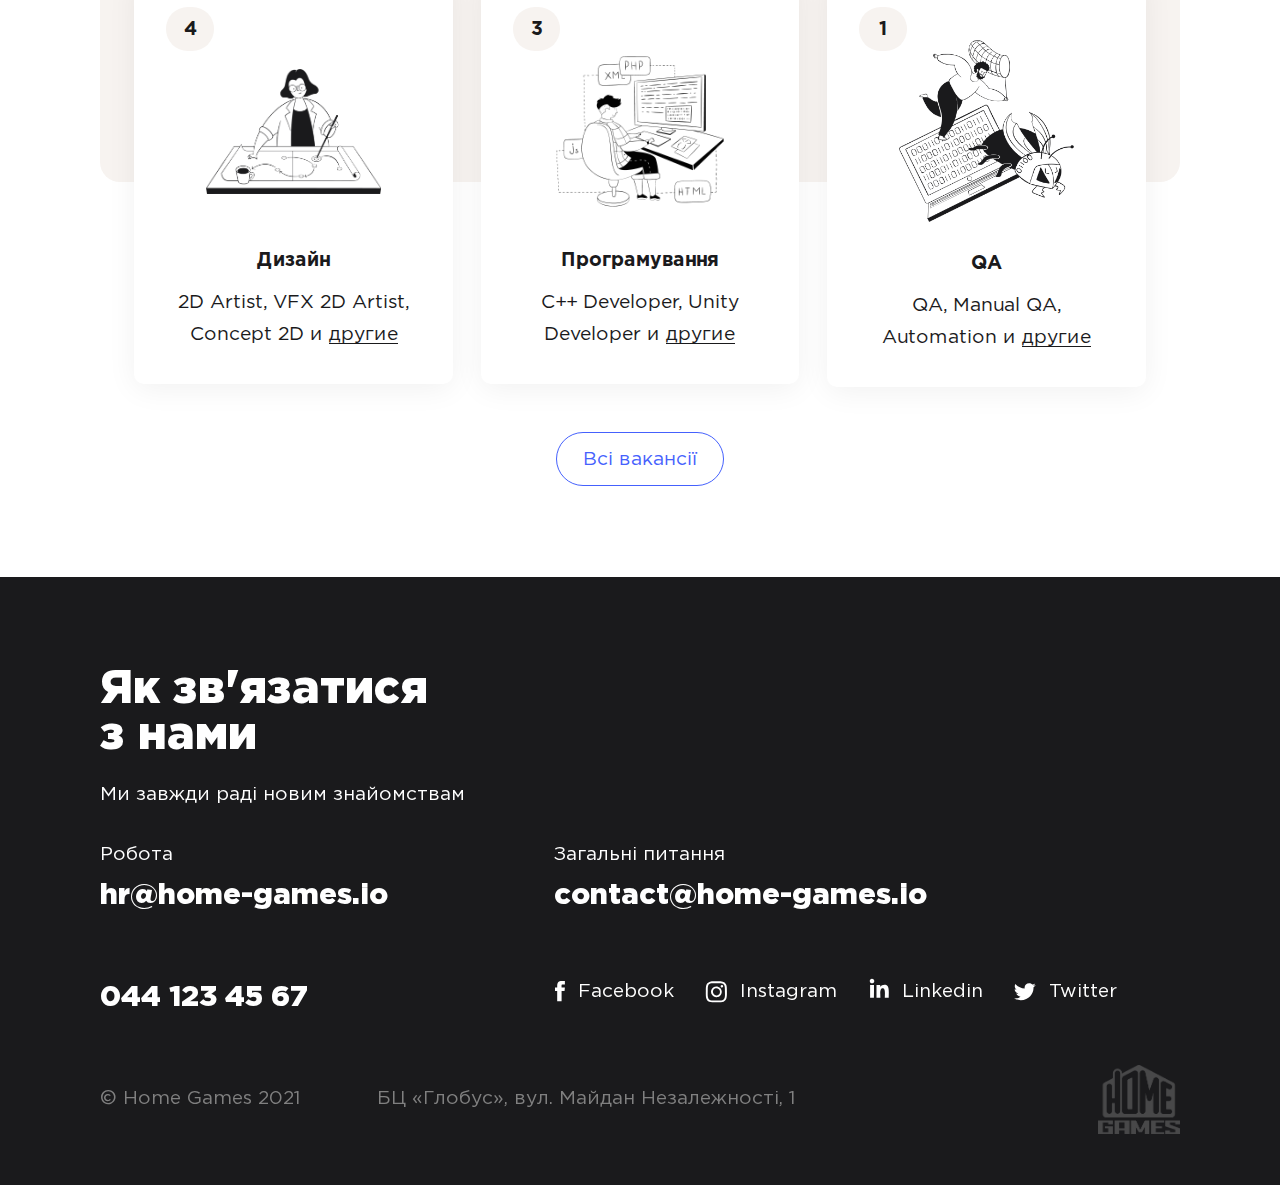
<file: vacancy-3D_Generalist.html>
<!DOCTYPE html>
<html lang="en">
<head>
    <meta charset="UTF-8">
    <meta name="viewport" content="width=device-width, initial-scale=1.0, minimum-scale=1.0, maximum-scale=1.0, user-scalable=no">
    <title>Home Games — 3D Generalist (3D Artist & Animator)</title>
    <link rel="stylesheet" href="css/style.css">
    <link rel="apple-touch-icon" sizes="180x180" href="apple-touch-icon.png">
    <link rel="icon" type="image/png" sizes="32x32" href="favicon-32x32.png">
    <link rel="icon" type="image/png" sizes="16x16" href="favicon-16x16.png">
    <link rel="manifest" href="site.webmanifest">
    <link rel="mask-icon" href="safari-pinned-tab.svg" color="#4c5fbd">
    <meta name="msapplication-TileColor" content="#ffffff">
    <meta name="theme-color" content="#ffffff">
</head>
<body>
<div class="page-container">
    <div class="page">
        <header>
            <div class="wrap">
                <nav class="nav">
                    <a href="vacancies.html" class="nav__item nav__item_highlight"><span class="nav__link">Кар'єра</span><i class="ico ico-career"></i></a>
                    <span class="nav__item" id="open-nav"><span class="nav__link">Меню</span><i class="ico burger"></i></span>
                </nav>
                <a href="index.html" class="logo">
                    <img src="img/logo.png" alt="Home Games">
                </a>
            </div>
        </header>
        <div class="welcome welcome_auto welcome_belt">
            <div class="welcome__inner">
                <div class="wrap">
                    <div class="belt belt_1">
                        <div class="wrap">
                            <div class="tit">
                                <div class="tit-sub">Home Games вакансії</div>
                                3D Generalist (3D Artist & Animator)
                            </div>
                            <div class="tit-text">
                                Команда Home Games в поисках талантливого специалиста в области 3D-анимации с уверенными
                                навыками 3D-моделирования и опытом создания рекламных роликов или кат-сцен. Вы будете
                                принимать участие в проектах, результат которых ежедневно видят миллионы людей.
                            </div>

                            <div class="contacts">
                                <div class="contacts__row">
                                    <div class="contacts__label">Відгукнутися</div>
                                    <a href="mailto:hr@home-games.io" class="contacts__item"><span class="contacts__link">hr@home-games.io</span></a>
                                </div>
                                <div class="contacts__row contacts__row_double">
                                    <div class="contacts__label">Загальні питання</div>
                                    <a href="mailto:contact@home-games.io" class="contacts__item"><span class="contacts__link">contact@home-games.io</span></a>
                                </div>
                                <div class="contacts__row contacts__row_full">
                                    <div class="social">
                                        <a href="https://www.facebook.com/JoinHomeGames/" class="social__item" target="_blank"><i class="ico ico-facebook"></i><span class="social__link">Facebook</span></a>
                                        <a href="https://www.instagram.com/playrix/" class="social__item" target="_blank"><i class="ico ico-instagram"></i><span class="social__link">Instagram</span></a>
                                        <a href="https://www.linkedin.com/company/home-games-ukraine/" class="social__item" target="_blank"><i class="ico ico-linkedin"></i><span class="social__link">Linkedin</span></a>
                                        <a href="https://twitter.com/playrix" class="social__item" target="_blank"><i class="ico ico-twitter"></i><span class="social__link">Twitter</span></a>
                                    </div>
                                </div>
                            </div>
                        </div>
                    </div>

                </div>
            </div>
        </div>
        <div class="wrap">
            <div class="wrap">
                <div class="tit">На какие задачи (обязанности)?</div>
                <ul class="tit-text paragraph">
                    <li>Участие в разработке рекламных 3D-видеороликов</li>
                    <li>Контроль качества графики</li>
                </ul>
                <div class="tit">Какого профессионала ищем?</div>
                <ul class="tit-text paragraph">
                    <li>Опыт работы над игровыми или анимационными проектами в роли 3D Generalist или 3D Animator от 3х лет;</li>
                    <li>Уверенные навыки создания персонажной анимации в Maya;</li>
                    <li>Опыт работы с риггингом, скиннингом;</li>
                    <li>Опыт работы с After Effects;</li>
                    <li>Уверенные навыки моделирования, скульптинга (lowpoly, highpoly);</li>
                    <li>Владение одним из пакетов 3D-моделирования;</li>
                    <li>Навыки развертки и текстурирования;</li>
                    <li>Опыт создания материалов, освещения, рендера;</li>
                    <li>Приветствуется опыт работы с Unity, VFX (партикли, физика, симуляции);</li>
                    <li>Художественный вкус, чувство стиля и композиции;</li>
                    <li>Обязательно наличие портфолио с примерами персонажной анимации.</li>
                </ul>
                <div class="tit">Мы предлагаем</div>
                <ul class="tit-text paragraph">
                    <li>Комфортный офис в центре Киева (м. Майдан Независимости);</li>
                    <li>Дружный коллектив, адекватный менеджмент, возможность прокачивать скиллы с поддержкой сильной команды;</li>
                    <li>Профессиональный рост с увеличением дохода;</li>
                    <li>Комфортный график работы (10:00 — 19:00);</li>
                    <li>Официальное трудоустройства с первого дня работы в компании, белая зарплата;</li>
                    <li>24 дня отпуска;</li>
                    <li>И другие приятные мелочи :).</li>
                </ul>
                <div class="tit">Процесс отбора</div>
                <ol class="tit-text paragraph">
                    <li>HR interview.</li>
                    <li>Home test task.</li>
                    <li>Final interview.</li>
                    <li>Welcome on board!</li>
                </ol>
            </div>

            <div class="belt-container">
                <div class="belt belt_float_bg">
                    <div class="belt__bg"></div>
                    <div class="wrap">
                        <div class="tit-text tit-text_up">
                            Зараз нас уже 240 осіб, у 2021 році ми почали розширення і у нас буде більше 500
                            співробітників. Ми є найбільшою студією Playrix'а в СНД і однією з найбільших ігрових студій
                            в Україні.
                        </div>
                        <div class="vacancy-categories">
                            <div class="vacancy-categories__tit"><i class="ico ico-career"></i>Зараз ми шукаємо:</div>
                            <div class="vacancy-categories__row">
                                <div class="vacancy-categories__column">
                                    <a class="vacancy-categories__item" href="vacancies.html#vacancy-design">
                                        <span class="counter-container">
                                            <span class="counter">4</span>
                                        </span>
                                        <span class="vacancy-categories__icon">
                                            <img src="img/vacancy-00.png" alt="">
                                        </span>
                                        <span class="vacancy-categories__name">Дизайн</span>
                                        2D Artist, VFX 2D Artist, Concept 2D и <span class="pseudo-link">другие</span>
                                    </a>
                                </div>
                                <div class="vacancy-categories__column">
                                    <a class="vacancy-categories__item" href="vacancies.html#vacancy-programming">
                                        <span class="counter-container">
                                            <span class="counter">3</span>
                                        </span>
                                        <span class="vacancy-categories__icon">
                                            <img src="img/vacancy-03.png" alt="">
                                        </span>
                                        <span class="vacancy-categories__name">Програмування</span>
                                        C++ Developer, Unity Developer и <span class="pseudo-link">другие</span>
                                    </a>
                                </div>
                                <div class="vacancy-categories__column">
                                    <a class="vacancy-categories__item" href="vacancies.html#vacancy-qa">
                                        <span class="counter-container">
                                            <span class="counter">1</span>
                                        </span>
                                        <span class="vacancy-categories__icon">
                                            <img src="img/vacancy-02.png" alt="">
                                        </span>
                                        <span class="vacancy-categories__name">QA</span>
                                        QA, Manual QA, Automation и <span class="pseudo-link">другие</span>
                                    </a>
                                </div>
                            </div>
                        </div>
                    </div>
                </div>
                <a href="vacancies.html" class="button">Всі вакансії</a>
            </div>

            <div class="page__clear"></div>
        </div>
    </div>
    <footer class="footer">
        <div class="footer__row">
            <div class="wrap">
                <div class="tit">
                    Як зв'язатися <br>з нами
                    <div class="tit-sub">Ми завжди раді новим знайомствам</div>
                </div>
            </div>
        </div>
        <div class="footer__row footer__row_center">
            <div class="wrap">
                <div class="contacts">
                    <div class="contacts__row">
                        <div class="contacts__label">Робота</div>
                        <a href="mailto:hr@home-games.io" class="contacts__item"><span class="contacts__link">hr@home-games.io</span></a>
                    </div>
                    <div class="contacts__row contacts__row_double">
                        <div class="contacts__label">Загальні питання</div>
                        <a href="mailto:contact@home-games.io" class="contacts__item"><span class="contacts__link">contact@home-games.io</span></a>
                    </div>
                    <div class="contacts__row">
                        <a href="tel:044 123 45 67" class="contacts__item"><span class="contacts__link">044 123 45 67</span></a>
                    </div>
                    <div class="contacts__row contacts__row_double">
                        <div class="social">
                            <a href="https://www.facebook.com/JoinHomeGames/" class="social__item" target="_blank"><i class="ico ico-facebook"></i><span class="social__link">Facebook</span></a>
                            <a href="https://www.instagram.com/playrix/" class="social__item" target="_blank"><i class="ico ico-instagram"></i><span class="social__link">Instagram</span></a>
                            <a href="https://www.linkedin.com/company/home-games-ukraine/" class="social__item" target="_blank"><i class="ico ico-linkedin"></i><span class="social__link">Linkedin</span></a>
                            <a href="https://twitter.com/playrix" class="social__item" target="_blank"><i class="ico ico-twitter"></i><span class="social__link">Twitter</span></a>
                        </div>
                    </div>
                </div>
            </div>
        </div>
        <div class="footer__row footer__row_last">
            <div class="wrap">
                <div class="footer__cell">
                    &copy; Home Games 2021
                </div>
                <div class="footer__cell">
                    БЦ «Глобус», вул. Майдан Незалежності, 1
                </div>
                <a href="index.html" class="logo">
                    <img src="img/logo-dark.png" alt="Home Games">
                </a>
            </div>
        </div>
    </footer>
    <div class="footer__spacer"></div>
</div>
<div class="burger-menu">
    <div class="burger-menu__menu">
        <div class="burger-menu__inner">
            <div class="burger-menu__row_single">
                <div class="burger-menu__close close-burger"><i class="ico ico-close"></i></div>
            </div>
            <div class="burger-menu__row">
                <a href="index.html" class="burger-menu__item"><span class="burger-menu__link">Головна</span></a>
                <a href="vacancies.html" class="burger-menu__item"><i class="ico ico-career"></i><span class="burger-menu__link">Кар'єра</span></a>
                <a href="about.html" class="burger-menu__item"><span class="burger-menu__link">Про Home Games</span></a>
                <a href="games.html" class="burger-menu__item"><span class="burger-menu__link">Наші ігри</span></a>
            </div>
            <div class="burger-menu__row_single">
                <div class="social">
                    <a href="https://www.facebook.com/JoinHomeGames/" class="social__item" target="_blank"><i class="ico ico-facebook"></i><span class="social__link">Facebook</span></a>
                    <a href="https://www.instagram.com/playrix/" class="social__item" target="_blank"><i class="ico ico-instagram"></i><span class="social__link">Instagram</span></a>
                    <a href="https://www.linkedin.com/company/home-games-ukraine/" class="social__item" target="_blank"><i class="ico ico-linkedin"></i><span class="social__link">Linkedin</span></a>
                    <a href="https://twitter.com/playrix" class="social__item" target="_blank"><i class="ico ico-twitter"></i><span class="social__link">Twitter</span></a>
                </div>
            </div>
        </div>
    </div>
    <div class="burger-menu__overlay close-burger"></div>
</div>
</body>

<script src="js/client.js"></script>

</html>
</file>
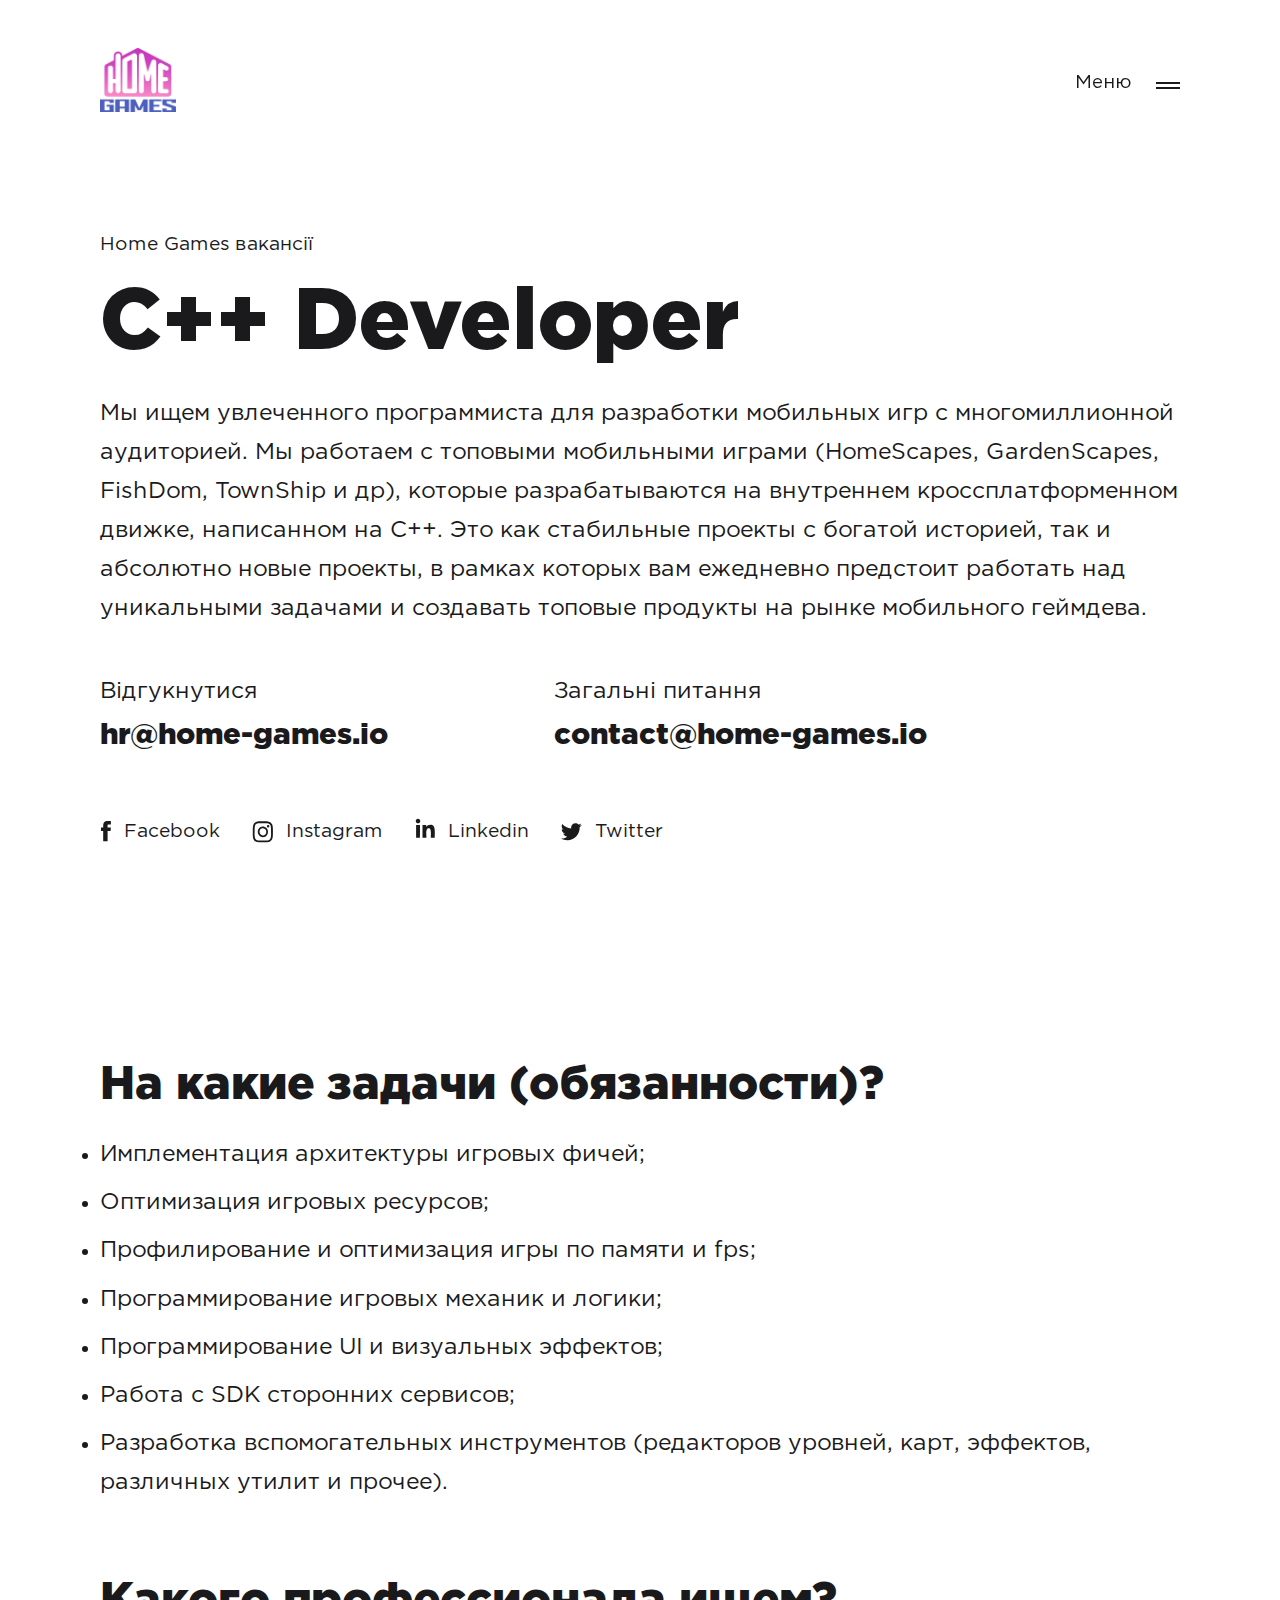
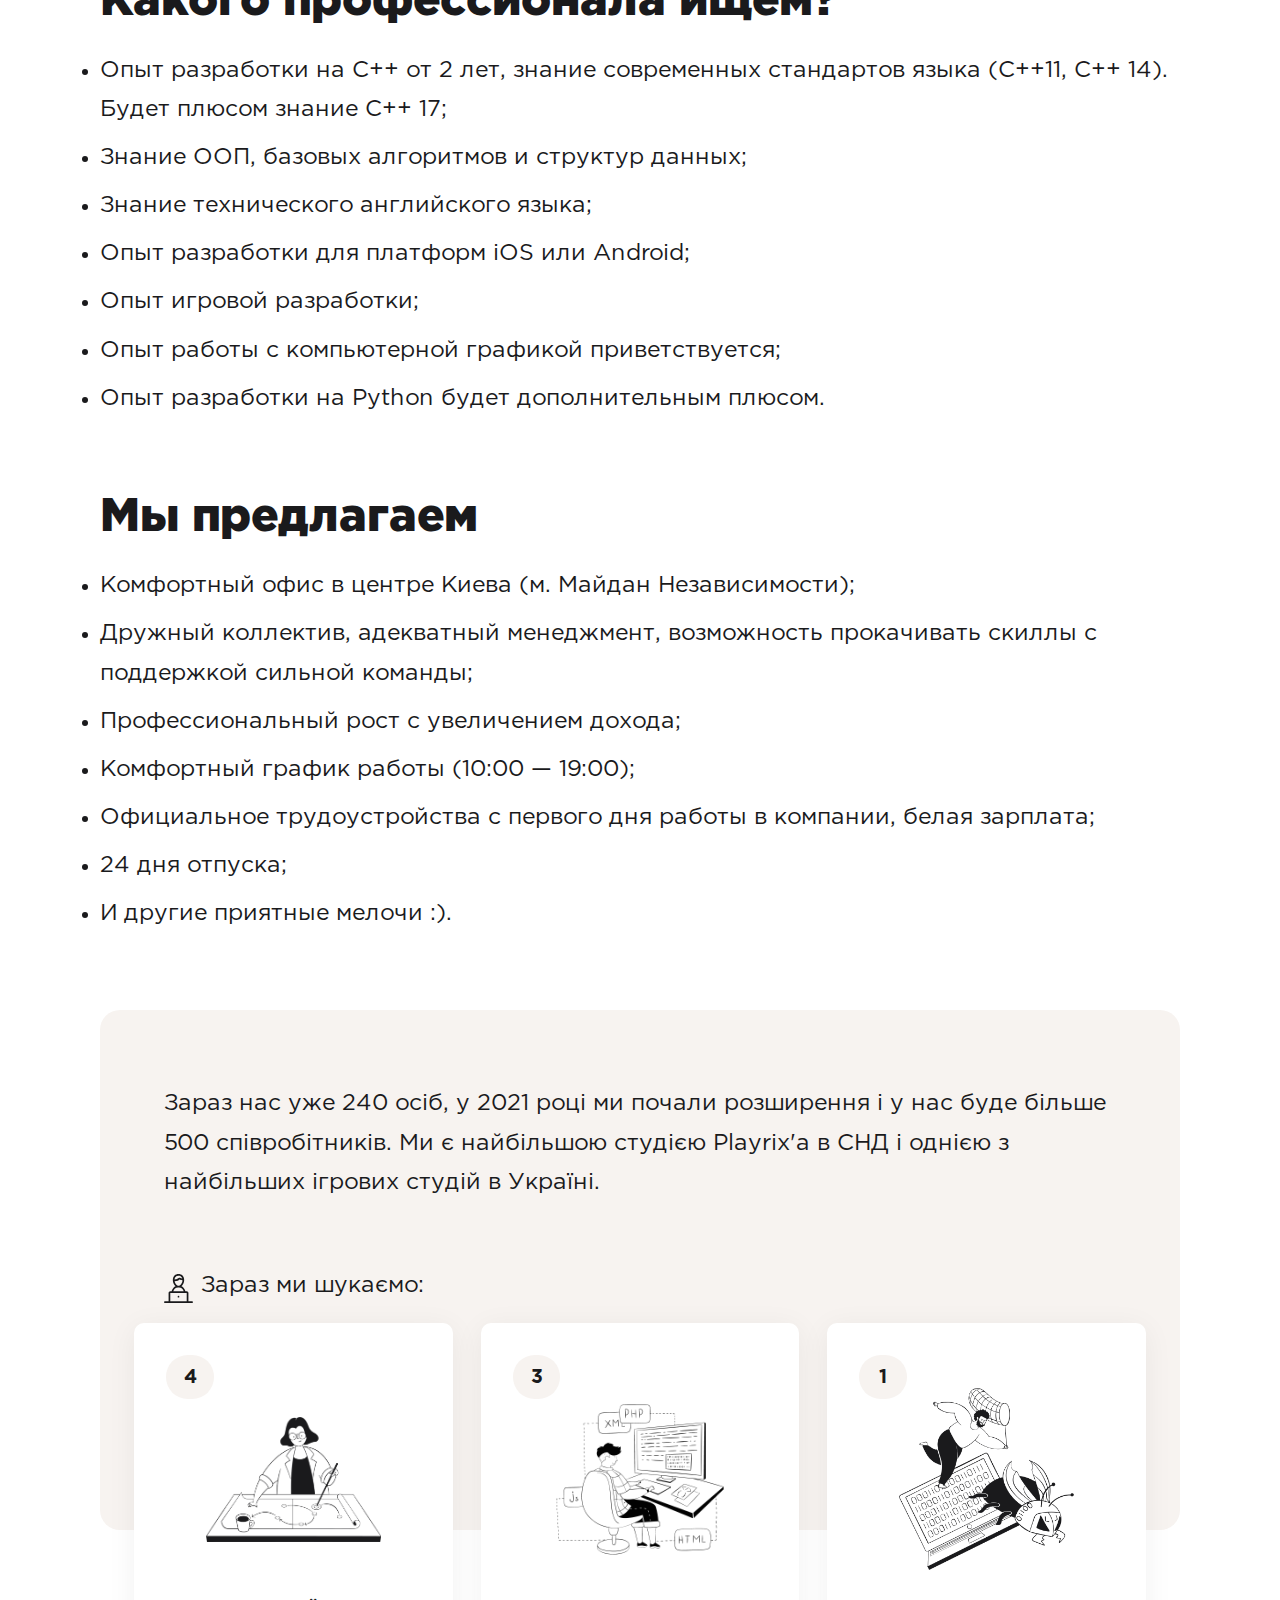
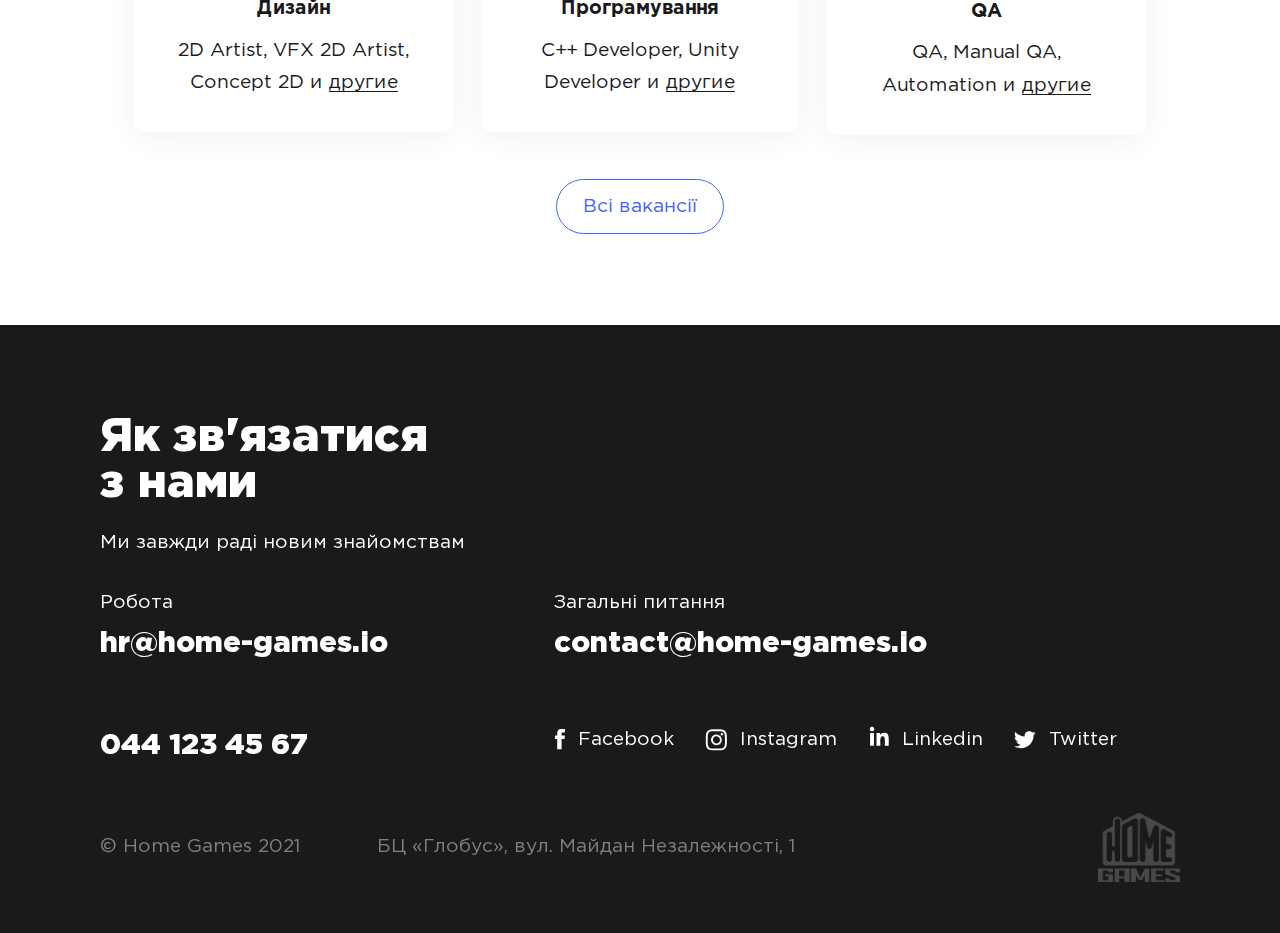
<file: vacancy-C++.html>
<!DOCTYPE html>
<html lang="en">
<head>
    <meta charset="UTF-8">
    <meta name="viewport" content="width=device-width, initial-scale=1.0, minimum-scale=1.0, maximum-scale=1.0, user-scalable=no">
    <title>Home Games — C++ Developer</title>
    <link rel="stylesheet" href="css/style.css">
    <link rel="apple-touch-icon" sizes="180x180" href="apple-touch-icon.png">
    <link rel="icon" type="image/png" sizes="32x32" href="favicon-32x32.png">
    <link rel="icon" type="image/png" sizes="16x16" href="favicon-16x16.png">
    <link rel="manifest" href="site.webmanifest">
    <link rel="mask-icon" href="safari-pinned-tab.svg" color="#4c5fbd">
    <meta name="msapplication-TileColor" content="#ffffff">
    <meta name="theme-color" content="#ffffff">
</head>
<body>
<div class="page-container">
    <div class="page">
        <header>
            <div class="wrap">
                <nav class="nav">
                    <a href="vacancies.html" class="nav__item nav__item_highlight"><span class="nav__link">Кар'єра</span><i class="ico ico-career"></i></a>
                    <span class="nav__item" id="open-nav"><span class="nav__link">Меню</span><i class="ico burger"></i></span>
                </nav>
                <a href="index.html" class="logo">
                    <img src="img/logo.png" alt="Home Games">
                </a>
            </div>
        </header>
        <div class="welcome welcome_auto welcome_belt">
            <div class="welcome__inner">
                <div class="wrap">
                    <div class="belt belt_1">
                        <div class="wrap">
                            <div class="tit">
                                <div class="tit-sub">Home Games вакансії</div>
                                C++ Developer
                            </div>
                            <div class="tit-text">
                                Мы ищем увлеченного программиста для разработки мобильных игр с многомиллионной
                                аудиторией. Мы работаем с топовыми мобильными играми (HomeScapes, GardenScapes, FishDom,
                                TownShip и др), которые разрабатываются на внутреннем кроссплатформенном движке,
                                написанном на С++. Это как стабильные проекты с богатой историей, так и абсолютно новые
                                проекты, в рамках которых вам ежедневно предстоит работать над уникальными задачами и
                                создавать топовые продукты на рынке мобильного геймдева.
                            </div>

                            <div class="contacts">
                                <div class="contacts__row">
                                    <div class="contacts__label">Відгукнутися</div>
                                    <a href="mailto:hr@home-games.io" class="contacts__item"><span class="contacts__link">hr@home-games.io</span></a>
                                </div>
                                <div class="contacts__row contacts__row_double">
                                    <div class="contacts__label">Загальні питання</div>
                                    <a href="mailto:contact@home-games.io" class="contacts__item"><span class="contacts__link">contact@home-games.io</span></a>
                                </div>
                                <div class="contacts__row contacts__row_full">
                                    <div class="social">
                                        <a href="https://www.facebook.com/JoinHomeGames/" class="social__item" target="_blank"><i class="ico ico-facebook"></i><span class="social__link">Facebook</span></a>
                                        <a href="https://www.instagram.com/playrix/" class="social__item" target="_blank"><i class="ico ico-instagram"></i><span class="social__link">Instagram</span></a>
                                        <a href="https://www.linkedin.com/company/home-games-ukraine/" class="social__item" target="_blank"><i class="ico ico-linkedin"></i><span class="social__link">Linkedin</span></a>
                                        <a href="https://twitter.com/playrix" class="social__item" target="_blank"><i class="ico ico-twitter"></i><span class="social__link">Twitter</span></a>
                                    </div>
                                </div>
                            </div>
                        </div>
                    </div>

                </div>
            </div>
        </div>
        <div class="wrap">
            <div class="wrap">
                <div class="tit">На какие задачи (обязанности)?</div>
                <ul class="tit-text paragraph">
                    <li>Имплементация архитектуры игровых фичей;</li>
                    <li>Оптимизация игровых ресурсов;</li>
                    <li>Профилирование и оптимизация игры по памяти и fps;</li>
                    <li>Программирование игровых механик и логики;</li>
                    <li>Программирование UI и визуальных эффектов;</li>
                    <li>Работа с SDK сторонних сервисов;</li>
                    <li>Разработка вспомогательных инструментов (редакторов уровней, карт, эффектов, различных утилит и прочее).</li>
                </ul>
                <div class="tit">Какого профессионала ищем?</div>
                <ul class="tit-text paragraph">
                    <li>Опыт разработки на С++ от 2 лет, знание современных стандартов языка (С++11, С++ 14). Будет плюсом знание С++ 17;</li>
                    <li>Знание ООП, базовых алгоритмов и структур данных;</li>
                    <li>Знание технического английского языка;</li>
                    <li>Опыт разработки для платформ iOS или Android;</li>
                    <li>Опыт игровой разработки;</li>
                    <li>Опыт работы с компьютерной графикой приветствуется;</li>
                    <li>Опыт разработки на Python будет дополнительным плюсом.</li>
                </ul>
                <div class="tit">Мы предлагаем</div>
                <ul class="tit-text paragraph">
                    <li>Комфортный офис в центре Киева (м. Майдан Независимости);</li>
                    <li>Дружный коллектив, адекватный менеджмент, возможность прокачивать скиллы с поддержкой сильной команды;</li>
                    <li>Профессиональный рост с увеличением дохода;</li>
                    <li>Комфортный график работы (10:00 — 19:00);</li>
                    <li>Официальное трудоустройства с первого дня работы в компании, белая зарплата;</li>
                    <li>24 дня отпуска;</li>
                    <li>И другие приятные мелочи :).</li>
                </ul>
            </div>

            <div class="belt-container">
                <div class="belt belt_float_bg">
                    <div class="belt__bg"></div>
                    <div class="wrap">
                        <div class="tit-text tit-text_up">
                            Зараз нас уже 240 осіб, у 2021 році ми почали розширення і у нас буде більше 500
                            співробітників. Ми є найбільшою студією Playrix'а в СНД і однією з найбільших ігрових студій
                            в Україні.
                        </div>
                        <div class="vacancy-categories">
                            <div class="vacancy-categories__tit"><i class="ico ico-career"></i>Зараз ми шукаємо:</div>
                            <div class="vacancy-categories__row">
                                <div class="vacancy-categories__column">
                                    <a class="vacancy-categories__item" href="vacancies.html#vacancy-design">
                                        <span class="counter-container">
                                            <span class="counter">4</span>
                                        </span>
                                        <span class="vacancy-categories__icon">
                                            <img src="img/vacancy-00.png" alt="">
                                        </span>
                                        <span class="vacancy-categories__name">Дизайн</span>
                                        2D Artist, VFX 2D Artist, Concept 2D и <span class="pseudo-link">другие</span>
                                    </a>
                                </div>
                                <div class="vacancy-categories__column">
                                    <a class="vacancy-categories__item" href="vacancies.html#vacancy-programming">
                                        <span class="counter-container">
                                            <span class="counter">3</span>
                                        </span>
                                        <span class="vacancy-categories__icon">
                                            <img src="img/vacancy-03.png" alt="">
                                        </span>
                                        <span class="vacancy-categories__name">Програмування</span>
                                        C++ Developer, Unity Developer и <span class="pseudo-link">другие</span>
                                    </a>
                                </div>
                                <div class="vacancy-categories__column">
                                    <a class="vacancy-categories__item" href="vacancies.html#vacancy-qa">
                                        <span class="counter-container">
                                            <span class="counter">1</span>
                                        </span>
                                        <span class="vacancy-categories__icon">
                                            <img src="img/vacancy-02.png" alt="">
                                        </span>
                                        <span class="vacancy-categories__name">QA</span>
                                        QA, Manual QA, Automation и <span class="pseudo-link">другие</span>
                                    </a>
                                </div>
                            </div>
                        </div>
                    </div>
                </div>
                <a href="vacancies.html" class="button">Всі вакансії</a>
            </div>

            <div class="page__clear"></div>
        </div>
    </div>
    <footer class="footer">
        <div class="footer__row">
            <div class="wrap">
                <div class="tit">
                    Як зв'язатися <br>з нами
                    <div class="tit-sub">Ми завжди раді новим знайомствам</div>
                </div>
            </div>
        </div>
        <div class="footer__row footer__row_center">
            <div class="wrap">
                <div class="contacts">
                    <div class="contacts__row">
                        <div class="contacts__label">Робота</div>
                        <a href="mailto:hr@home-games.io" class="contacts__item"><span class="contacts__link">hr@home-games.io</span></a>
                    </div>
                    <div class="contacts__row contacts__row_double">
                        <div class="contacts__label">Загальні питання</div>
                        <a href="mailto:contact@home-games.io" class="contacts__item"><span class="contacts__link">contact@home-games.io</span></a>
                    </div>
                    <div class="contacts__row">
                        <a href="tel:044 123 45 67" class="contacts__item"><span class="contacts__link">044 123 45 67</span></a>
                    </div>
                    <div class="contacts__row contacts__row_double">
                        <div class="social">
                            <a href="https://www.facebook.com/JoinHomeGames/" class="social__item" target="_blank"><i class="ico ico-facebook"></i><span class="social__link">Facebook</span></a>
                            <a href="https://www.instagram.com/playrix/" class="social__item" target="_blank"><i class="ico ico-instagram"></i><span class="social__link">Instagram</span></a>
                            <a href="https://www.linkedin.com/company/home-games-ukraine/" class="social__item" target="_blank"><i class="ico ico-linkedin"></i><span class="social__link">Linkedin</span></a>
                            <a href="https://twitter.com/playrix" class="social__item" target="_blank"><i class="ico ico-twitter"></i><span class="social__link">Twitter</span></a>
                        </div>
                    </div>
                </div>
            </div>
        </div>
        <div class="footer__row footer__row_last">
            <div class="wrap">
                <div class="footer__cell">
                    &copy; Home Games 2021
                </div>
                <div class="footer__cell">
                    БЦ «Глобус», вул. Майдан Незалежності, 1
                </div>
                <a href="index.html" class="logo">
                    <img src="img/logo-dark.png" alt="Home Games">
                </a>
            </div>
        </div>
    </footer>
    <div class="footer__spacer"></div>
</div>
<div class="burger-menu">
    <div class="burger-menu__menu">
        <div class="burger-menu__inner">
            <div class="burger-menu__row_single">
                <div class="burger-menu__close close-burger"><i class="ico ico-close"></i></div>
            </div>
            <div class="burger-menu__row">
                <a href="index.html" class="burger-menu__item"><span class="burger-menu__link">Головна</span></a>
                <a href="vacancies.html" class="burger-menu__item"><i class="ico ico-career"></i><span class="burger-menu__link">Кар'єра</span></a>
                <a href="about.html" class="burger-menu__item"><span class="burger-menu__link">Про Home Games</span></a>
                <a href="games.html" class="burger-menu__item"><span class="burger-menu__link">Наші ігри</span></a>
            </div>
            <div class="burger-menu__row_single">
                <div class="social">
                    <a href="https://www.facebook.com/JoinHomeGames/" class="social__item" target="_blank"><i class="ico ico-facebook"></i><span class="social__link">Facebook</span></a>
                    <a href="https://www.instagram.com/playrix/" class="social__item" target="_blank"><i class="ico ico-instagram"></i><span class="social__link">Instagram</span></a>
                    <a href="https://www.linkedin.com/company/home-games-ukraine/" class="social__item" target="_blank"><i class="ico ico-linkedin"></i><span class="social__link">Linkedin</span></a>
                    <a href="https://twitter.com/playrix" class="social__item" target="_blank"><i class="ico ico-twitter"></i><span class="social__link">Twitter</span></a>
                </div>
            </div>
        </div>
    </div>
    <div class="burger-menu__overlay close-burger"></div>
</div>
</body>

<script src="js/client.js"></script>

</html>
</file>
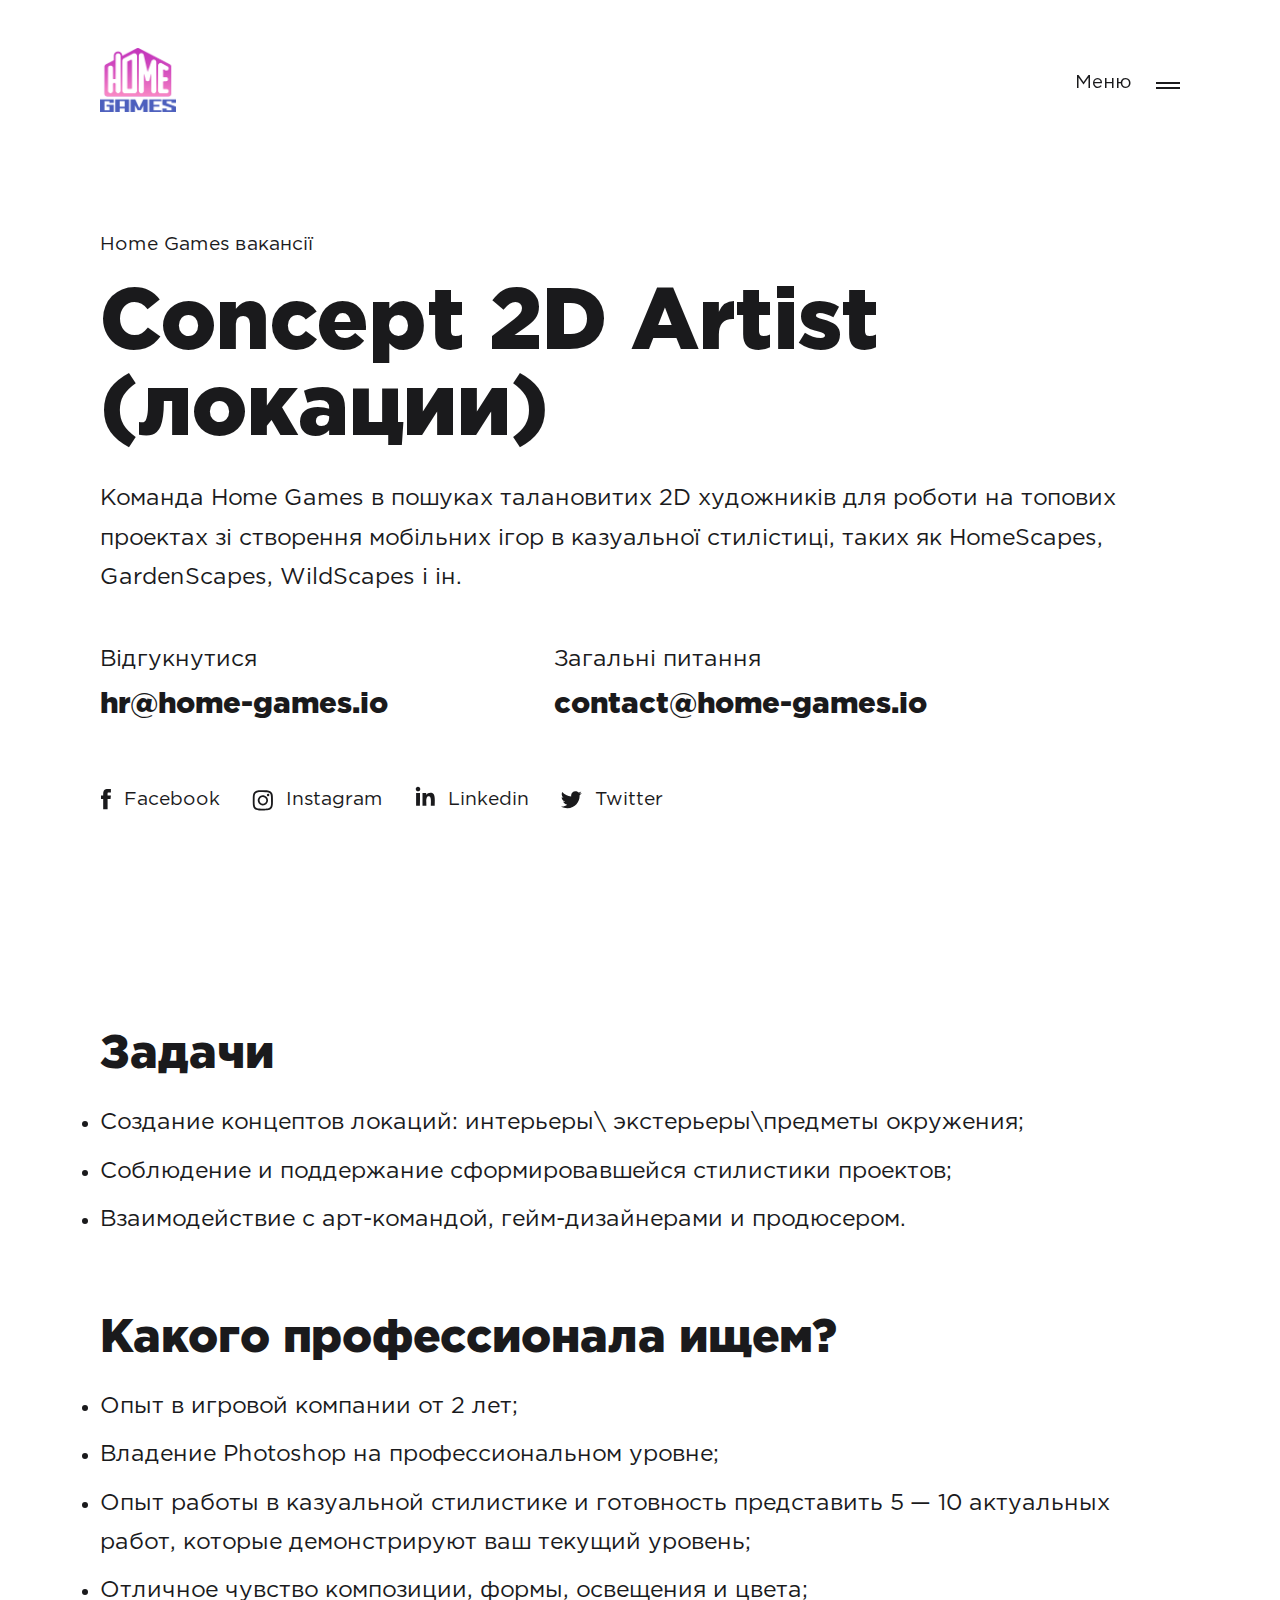
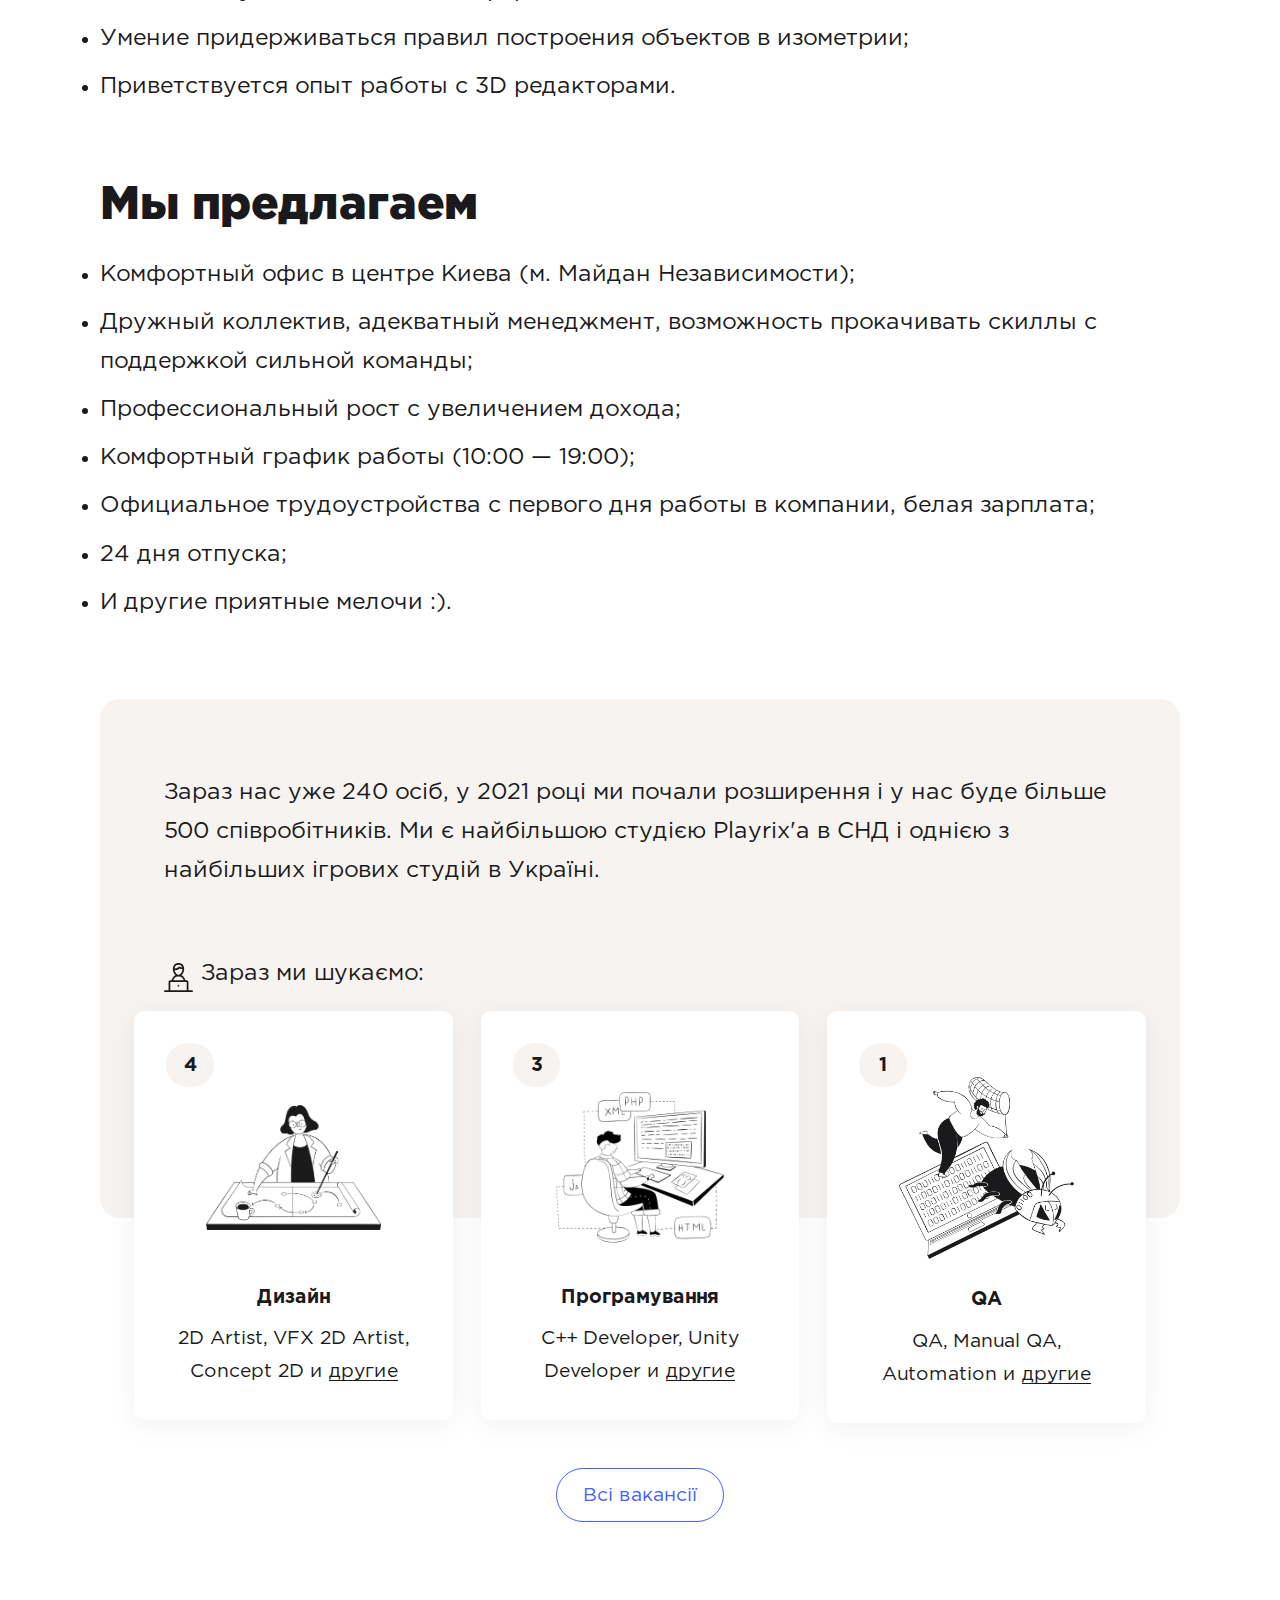
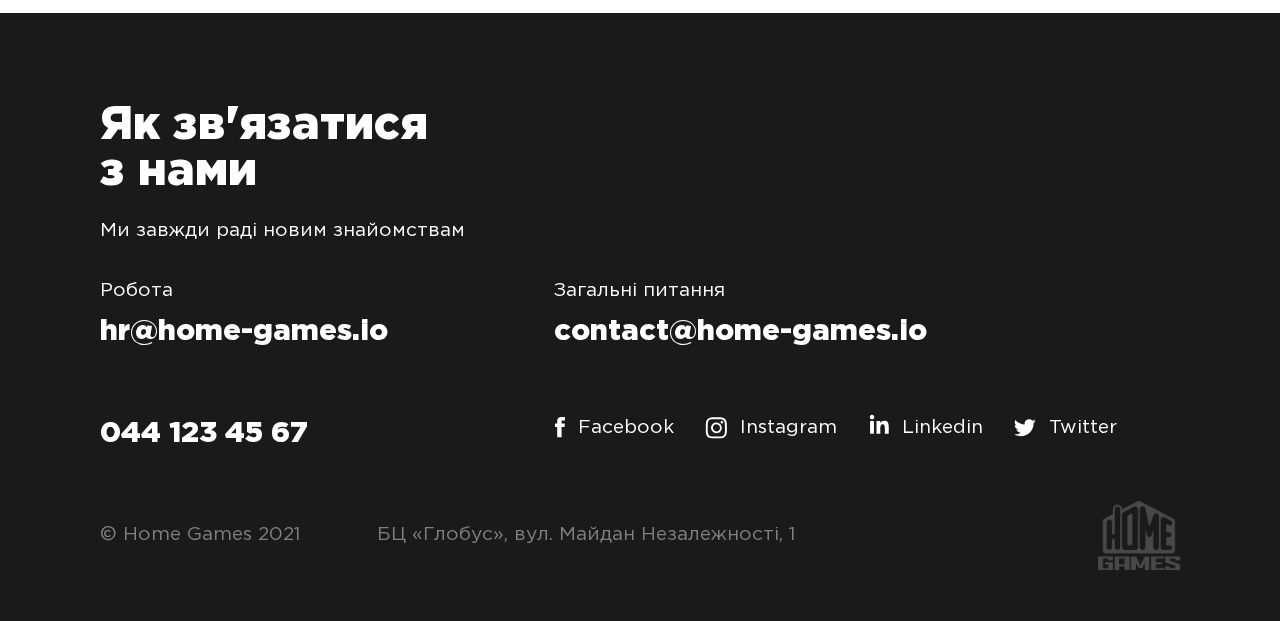
<file: vacancy-Concept_2D_Artist_(locations).html>
<!DOCTYPE html>
<html lang="en">
<head>
    <meta charset="UTF-8">
    <meta name="viewport" content="width=device-width, initial-scale=1.0, minimum-scale=1.0, maximum-scale=1.0, user-scalable=no">
    <title>Home Games — Concept 2D Artist (локации)</title>
    <link rel="stylesheet" href="css/style.css">
    <link rel="apple-touch-icon" sizes="180x180" href="apple-touch-icon.png">
    <link rel="icon" type="image/png" sizes="32x32" href="favicon-32x32.png">
    <link rel="icon" type="image/png" sizes="16x16" href="favicon-16x16.png">
    <link rel="manifest" href="site.webmanifest">
    <link rel="mask-icon" href="safari-pinned-tab.svg" color="#4c5fbd">
    <meta name="msapplication-TileColor" content="#ffffff">
    <meta name="theme-color" content="#ffffff">
</head>
<body>
<div class="page-container">
    <div class="page">
        <header>
            <div class="wrap">
                <nav class="nav">
                    <a href="vacancies.html" class="nav__item nav__item_highlight"><span class="nav__link">Кар'єра</span><i class="ico ico-career"></i></a>
                    <span class="nav__item" id="open-nav"><span class="nav__link">Меню</span><i class="ico burger"></i></span>
                </nav>
                <a href="index.html" class="logo">
                    <img src="img/logo.png" alt="Home Games">
                </a>
            </div>
        </header>
        <div class="welcome welcome_auto welcome_belt">
            <div class="welcome__inner">
                <div class="wrap">
                    <div class="belt belt_1">
                        <div class="wrap">
                            <div class="tit">
                                <div class="tit-sub">Home Games вакансії</div>
                                Concept 2D Artist (локации)
                            </div>
                            <div class="tit-text">
                                Команда Home Games в пошуках талановитих 2D художників для роботи на топових проектах зі
                                створення мобільних ігор в казуальної стилістиці, таких як HomeScapes, GardenScapes,
                                WildScapes і ін.
                            </div>

                            <div class="contacts">
                                <div class="contacts__row">
                                    <div class="contacts__label">Відгукнутися</div>
                                    <a href="mailto:hr@home-games.io" class="contacts__item"><span class="contacts__link">hr@home-games.io</span></a>
                                </div>
                                <div class="contacts__row contacts__row_double">
                                    <div class="contacts__label">Загальні питання</div>
                                    <a href="mailto:contact@home-games.io" class="contacts__item"><span class="contacts__link">contact@home-games.io</span></a>
                                </div>
                                <div class="contacts__row contacts__row_full">
                                    <div class="social">
                                        <a href="https://www.facebook.com/JoinHomeGames/" class="social__item" target="_blank"><i class="ico ico-facebook"></i><span class="social__link">Facebook</span></a>
                                        <a href="https://www.instagram.com/playrix/" class="social__item" target="_blank"><i class="ico ico-instagram"></i><span class="social__link">Instagram</span></a>
                                        <a href="https://www.linkedin.com/company/home-games-ukraine/" class="social__item" target="_blank"><i class="ico ico-linkedin"></i><span class="social__link">Linkedin</span></a>
                                        <a href="https://twitter.com/playrix" class="social__item" target="_blank"><i class="ico ico-twitter"></i><span class="social__link">Twitter</span></a>
                                    </div>
                                </div>
                            </div>
                        </div>
                    </div>

                </div>
            </div>
        </div>
        <div class="wrap">
            <div class="wrap">
                <div class="tit">Задачи</div>
                <ul class="tit-text paragraph">
                    <li>Создание концептов локаций: интерьеры\ экстерьеры\предметы окружения;</li>
                    <li>Соблюдение и поддержание сформировавшейся стилистики проектов;</li>
                    <li>Взаимодействие с арт-командой, гейм-дизайнерами и продюсером.</li>
                </ul>
                <div class="tit">Какого профессионала ищем?</div>
                <ul class="tit-text paragraph">
                    <li>Опыт в игровой компании от 2 лет;</li>
                    <li>Владение Photoshop на профессиональном уровне;</li>
                    <li>Опыт работы в казуальной стилистике и готовность представить 5 — 10 актуальных работ, которые демонстрируют ваш текущий уровень;</li>
                    <li>Отличное чувство композиции, формы, освещения и цвета;</li>
                    <li>Умение придерживаться правил построения объектов в изометрии;</li>
                    <li>Приветствуется опыт работы с 3D редакторами.</li>
                </ul>
                <div class="tit">Мы предлагаем</div>
                <ul class="tit-text paragraph">
                    <li>Комфортный офис в центре Киева (м. Майдан Независимости);</li>
                    <li>Дружный коллектив, адекватный менеджмент, возможность прокачивать скиллы с поддержкой сильной команды;</li>
                    <li>Профессиональный рост с увеличением дохода;</li>
                    <li>Комфортный график работы (10:00 — 19:00);</li>
                    <li>Официальное трудоустройства с первого дня работы в компании, белая зарплата;</li>
                    <li>24 дня отпуска;</li>
                    <li>И другие приятные мелочи :).</li>
                </ul>
            </div>

            <div class="belt-container">
                <div class="belt belt_float_bg">
                    <div class="belt__bg"></div>
                    <div class="wrap">
                        <div class="tit-text tit-text_up">
                            Зараз нас уже 240 осіб, у 2021 році ми почали розширення і у нас буде більше 500
                            співробітників. Ми є найбільшою студією Playrix'а в СНД і однією з найбільших ігрових студій
                            в Україні.
                        </div>
                        <div class="vacancy-categories">
                            <div class="vacancy-categories__tit"><i class="ico ico-career"></i>Зараз ми шукаємо:</div>
                            <div class="vacancy-categories__row">
                                <div class="vacancy-categories__column">
                                    <a class="vacancy-categories__item" href="vacancies.html#vacancy-design">
                                        <span class="counter-container">
                                            <span class="counter">4</span>
                                        </span>
                                        <span class="vacancy-categories__icon">
                                            <img src="img/vacancy-00.png" alt="">
                                        </span>
                                        <span class="vacancy-categories__name">Дизайн</span>
                                        2D Artist, VFX 2D Artist, Concept 2D и <span class="pseudo-link">другие</span>
                                    </a>
                                </div>
                                <div class="vacancy-categories__column">
                                    <a class="vacancy-categories__item" href="vacancies.html#vacancy-programming">
                                        <span class="counter-container">
                                            <span class="counter">3</span>
                                        </span>
                                        <span class="vacancy-categories__icon">
                                            <img src="img/vacancy-03.png" alt="">
                                        </span>
                                        <span class="vacancy-categories__name">Програмування</span>
                                        C++ Developer, Unity Developer и <span class="pseudo-link">другие</span>
                                    </a>
                                </div>
                                <div class="vacancy-categories__column">
                                    <a class="vacancy-categories__item" href="vacancies.html#vacancy-qa">
                                        <span class="counter-container">
                                            <span class="counter">1</span>
                                        </span>
                                        <span class="vacancy-categories__icon">
                                            <img src="img/vacancy-02.png" alt="">
                                        </span>
                                        <span class="vacancy-categories__name">QA</span>
                                        QA, Manual QA, Automation и <span class="pseudo-link">другие</span>
                                    </a>
                                </div>
                            </div>
                        </div>
                    </div>
                </div>
                <a href="vacancies.html" class="button">Всі вакансії</a>
            </div>

            <div class="page__clear"></div>
        </div>
    </div>
    <footer class="footer">
        <div class="footer__row">
            <div class="wrap">
                <div class="tit">
                    Як зв'язатися <br>з нами
                    <div class="tit-sub">Ми завжди раді новим знайомствам</div>
                </div>
            </div>
        </div>
        <div class="footer__row footer__row_center">
            <div class="wrap">
                <div class="contacts">
                    <div class="contacts__row">
                        <div class="contacts__label">Робота</div>
                        <a href="mailto:hr@home-games.io" class="contacts__item"><span class="contacts__link">hr@home-games.io</span></a>
                    </div>
                    <div class="contacts__row contacts__row_double">
                        <div class="contacts__label">Загальні питання</div>
                        <a href="mailto:contact@home-games.io" class="contacts__item"><span class="contacts__link">contact@home-games.io</span></a>
                    </div>
                    <div class="contacts__row">
                        <a href="tel:044 123 45 67" class="contacts__item"><span class="contacts__link">044 123 45 67</span></a>
                    </div>
                    <div class="contacts__row contacts__row_double">
                        <div class="social">
                            <a href="https://www.facebook.com/JoinHomeGames/" class="social__item" target="_blank"><i class="ico ico-facebook"></i><span class="social__link">Facebook</span></a>
                            <a href="https://www.instagram.com/playrix/" class="social__item" target="_blank"><i class="ico ico-instagram"></i><span class="social__link">Instagram</span></a>
                            <a href="https://www.linkedin.com/company/home-games-ukraine/" class="social__item" target="_blank"><i class="ico ico-linkedin"></i><span class="social__link">Linkedin</span></a>
                            <a href="https://twitter.com/playrix" class="social__item" target="_blank"><i class="ico ico-twitter"></i><span class="social__link">Twitter</span></a>
                        </div>
                    </div>
                </div>
            </div>
        </div>
        <div class="footer__row footer__row_last">
            <div class="wrap">
                <div class="footer__cell">
                    &copy; Home Games 2021
                </div>
                <div class="footer__cell">
                    БЦ «Глобус», вул. Майдан Незалежності, 1
                </div>
                <a href="index.html" class="logo">
                    <img src="img/logo-dark.png" alt="Home Games">
                </a>
            </div>
        </div>
    </footer>
    <div class="footer__spacer"></div>
</div>
<div class="burger-menu">
    <div class="burger-menu__menu">
        <div class="burger-menu__inner">
            <div class="burger-menu__row_single">
                <div class="burger-menu__close close-burger"><i class="ico ico-close"></i></div>
            </div>
            <div class="burger-menu__row">
                <a href="index.html" class="burger-menu__item"><span class="burger-menu__link">Головна</span></a>
                <a href="vacancies.html" class="burger-menu__item"><i class="ico ico-career"></i><span class="burger-menu__link">Кар'єра</span></a>
                <a href="about.html" class="burger-menu__item"><span class="burger-menu__link">Про Home Games</span></a>
                <a href="games.html" class="burger-menu__item"><span class="burger-menu__link">Наші ігри</span></a>
            </div>
            <div class="burger-menu__row_single">
                <div class="social">
                    <a href="https://www.facebook.com/JoinHomeGames/" class="social__item" target="_blank"><i class="ico ico-facebook"></i><span class="social__link">Facebook</span></a>
                    <a href="https://www.instagram.com/playrix/" class="social__item" target="_blank"><i class="ico ico-instagram"></i><span class="social__link">Instagram</span></a>
                    <a href="https://www.linkedin.com/company/home-games-ukraine/" class="social__item" target="_blank"><i class="ico ico-linkedin"></i><span class="social__link">Linkedin</span></a>
                    <a href="https://twitter.com/playrix" class="social__item" target="_blank"><i class="ico ico-twitter"></i><span class="social__link">Twitter</span></a>
                </div>
            </div>
        </div>
    </div>
    <div class="burger-menu__overlay close-burger"></div>
</div>
</body>

<script src="js/client.js"></script>

</html>
</file>
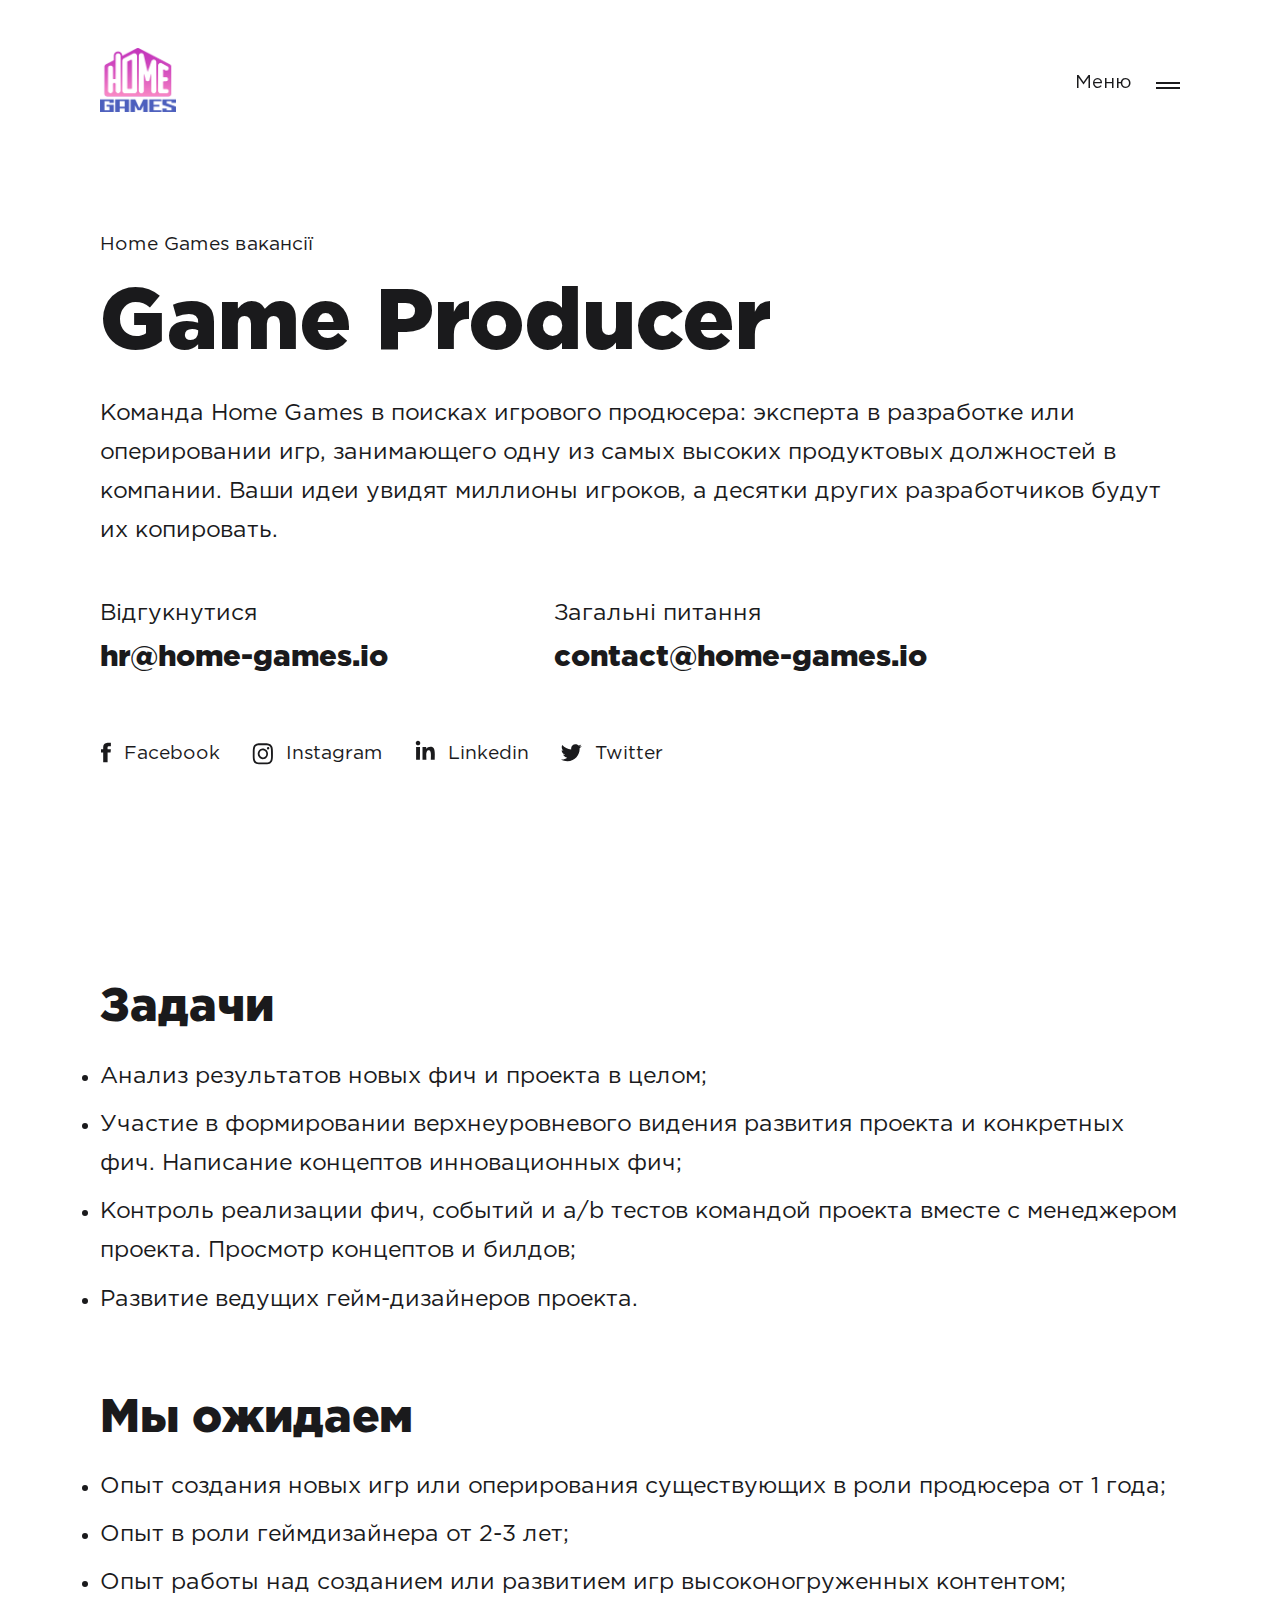
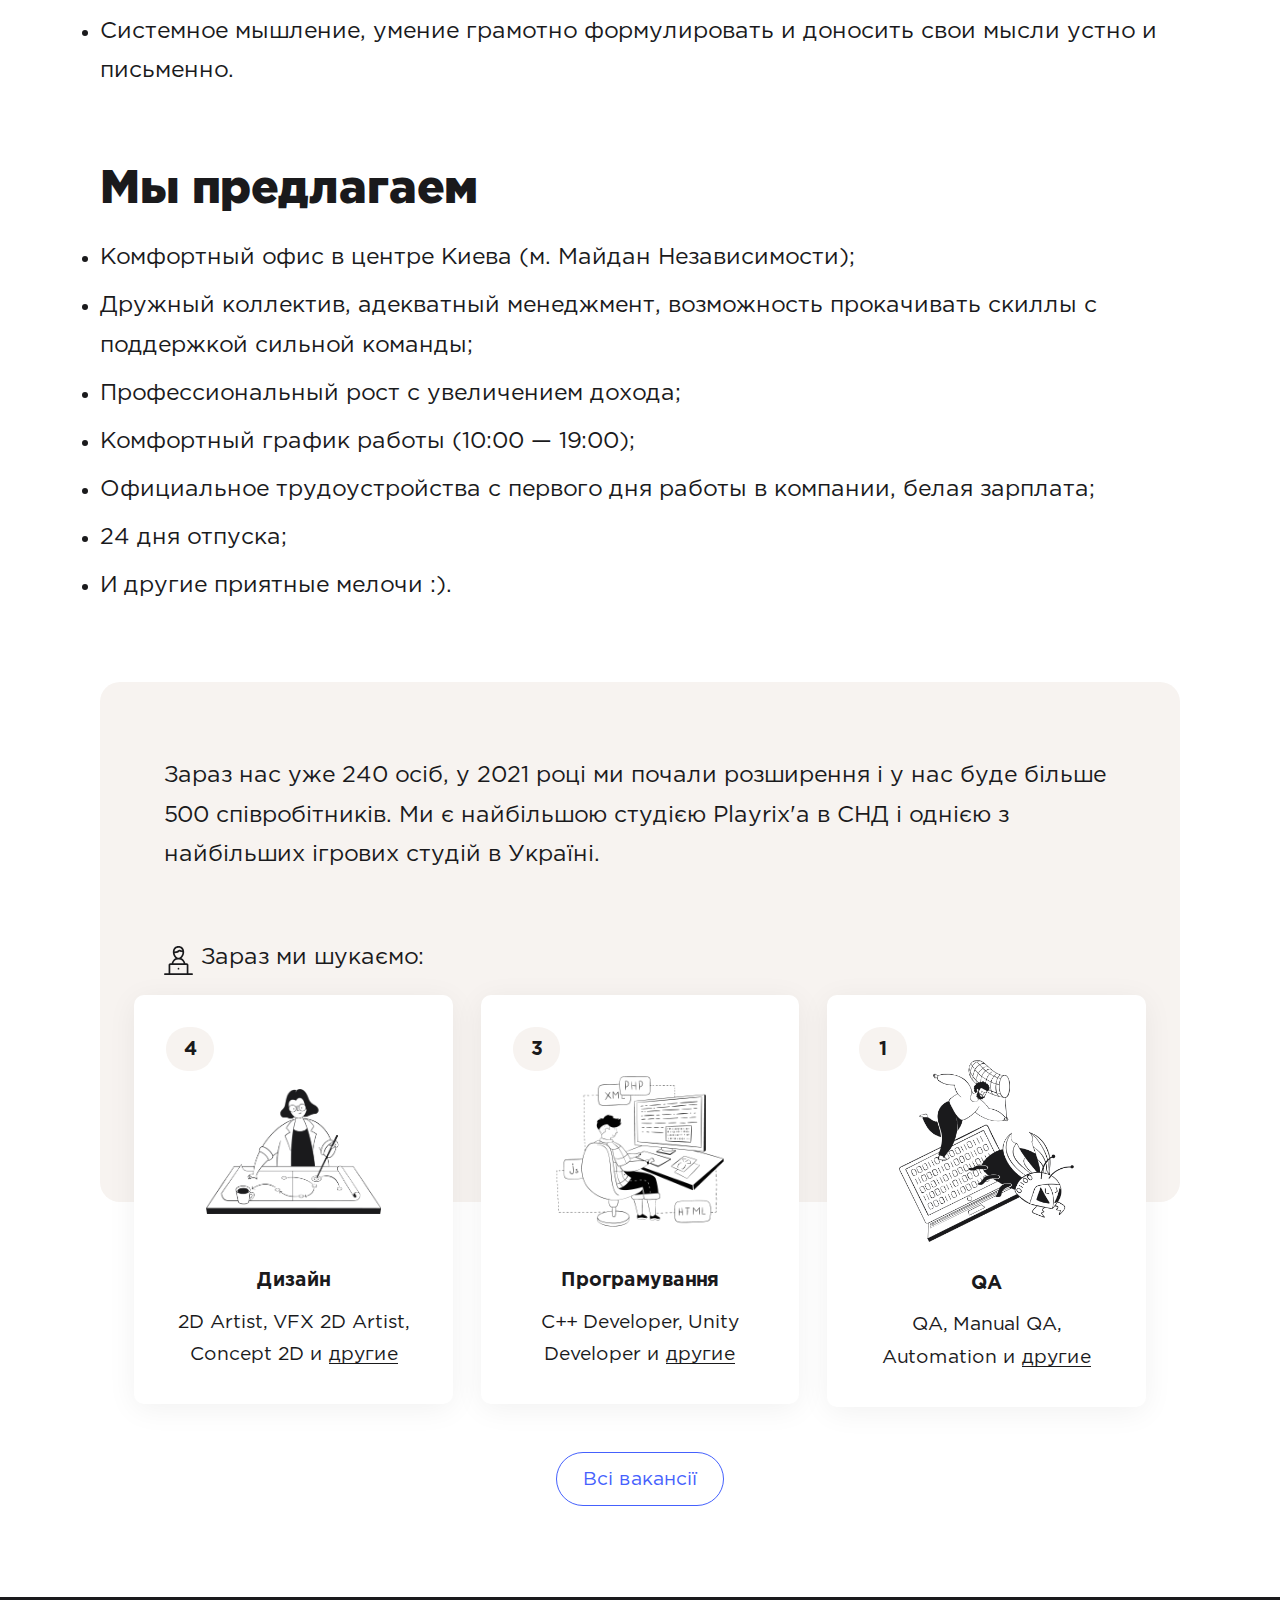
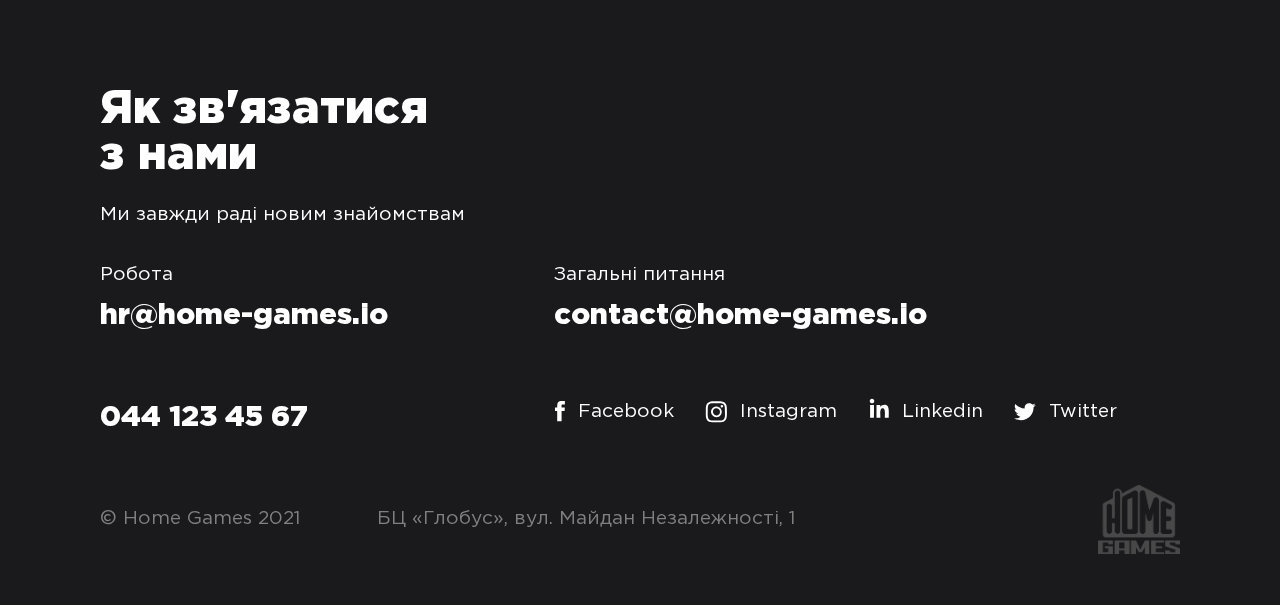
<file: vacancy-Game_Producer.html>
<!DOCTYPE html>
<html lang="en">
<head>
    <meta charset="UTF-8">
    <meta name="viewport" content="width=device-width, initial-scale=1.0, minimum-scale=1.0, maximum-scale=1.0, user-scalable=no">
    <title>Home Games — Game Producer</title>
    <link rel="stylesheet" href="css/style.css">
    <link rel="apple-touch-icon" sizes="180x180" href="apple-touch-icon.png">
    <link rel="icon" type="image/png" sizes="32x32" href="favicon-32x32.png">
    <link rel="icon" type="image/png" sizes="16x16" href="favicon-16x16.png">
    <link rel="manifest" href="site.webmanifest">
    <link rel="mask-icon" href="safari-pinned-tab.svg" color="#4c5fbd">
    <meta name="msapplication-TileColor" content="#ffffff">
    <meta name="theme-color" content="#ffffff">
</head>
<body>
<div class="page-container">
    <div class="page">
        <header>
            <div class="wrap">
                <nav class="nav">
                    <a href="vacancies.html" class="nav__item nav__item_highlight"><span class="nav__link">Кар'єра</span><i class="ico ico-career"></i></a>
                    <span class="nav__item" id="open-nav"><span class="nav__link">Меню</span><i class="ico burger"></i></span>
                </nav>
                <a href="index.html" class="logo">
                    <img src="img/logo.png" alt="Home Games">
                </a>
            </div>
        </header>
        <div class="welcome welcome_auto welcome_belt">
            <div class="welcome__inner">
                <div class="wrap">
                    <div class="belt belt_1">
                        <div class="wrap">
                            <div class="tit">
                                <div class="tit-sub">Home Games вакансії</div>
                                Game Producer
                            </div>
                            <div class="tit-text">
                                Команда Home Games в поисках игрового продюсера: эксперта в разработке или оперировании
                                игр, занимающего одну из самых высоких продуктовых должностей в компании. Ваши идеи
                                увидят миллионы игроков, а десятки других разработчиков будут их копировать.
                            </div>

                            <div class="contacts">
                                <div class="contacts__row">
                                    <div class="contacts__label">Відгукнутися</div>
                                    <a href="mailto:hr@home-games.io" class="contacts__item"><span class="contacts__link">hr@home-games.io</span></a>
                                </div>
                                <div class="contacts__row contacts__row_double">
                                    <div class="contacts__label">Загальні питання</div>
                                    <a href="mailto:contact@home-games.io" class="contacts__item"><span class="contacts__link">contact@home-games.io</span></a>
                                </div>
                                <div class="contacts__row contacts__row_full">
                                    <div class="social">
                                        <a href="https://www.facebook.com/JoinHomeGames/" class="social__item" target="_blank"><i class="ico ico-facebook"></i><span class="social__link">Facebook</span></a>
                                        <a href="https://www.instagram.com/playrix/" class="social__item" target="_blank"><i class="ico ico-instagram"></i><span class="social__link">Instagram</span></a>
                                        <a href="https://www.linkedin.com/company/home-games-ukraine/" class="social__item" target="_blank"><i class="ico ico-linkedin"></i><span class="social__link">Linkedin</span></a>
                                        <a href="https://twitter.com/playrix" class="social__item" target="_blank"><i class="ico ico-twitter"></i><span class="social__link">Twitter</span></a>
                                    </div>
                                </div>
                            </div>
                        </div>
                    </div>

                </div>
            </div>
        </div>
        <div class="wrap">
            <div class="wrap">
                <div class="tit">Задачи</div>
                <ul class="tit-text paragraph">
                    <li>Анализ результатов новых фич и проекта в целом;</li>
                    <li>Участие в формировании верхнеуровневого видения развития проекта и конкретных фич. Написание концептов инновационных фич;</li>
                    <li>Контроль реализации фич, событий и a/b тестов командой проекта вместе с менеджером проекта. Просмотр концептов и билдов;</li>
                    <li>Развитие ведущих гейм-дизайнеров проекта.</li>
                </ul>
                <div class="tit">Мы ожидаем</div>
                <ul class="tit-text paragraph">
                    <li>Опыт создания новых игр или оперирования существующих в роли продюсера от 1 года;</li>
                    <li>Опыт в роли геймдизайнера от 2-3 лет;</li>
                    <li>Опыт работы над созданием или развитием игр высоконогруженных контентом;</li>
                    <li>Системное мышление, умение грамотно формулировать и доносить свои мысли устно и письменно.</li>
                </ul>
                <div class="tit">Мы предлагаем</div>
                <ul class="tit-text paragraph">
                    <li>Комфортный офис в центре Киева (м. Майдан Независимости);</li>
                    <li>Дружный коллектив, адекватный менеджмент, возможность прокачивать скиллы с поддержкой сильной команды;</li>
                    <li>Профессиональный рост с увеличением дохода;</li>
                    <li>Комфортный график работы (10:00 — 19:00);</li>
                    <li>Официальное трудоустройства с первого дня работы в компании, белая зарплата;</li>
                    <li>24 дня отпуска;</li>
                    <li>И другие приятные мелочи :).</li>
                </ul>
            </div>

            <div class="belt-container">
                <div class="belt belt_float_bg">
                    <div class="belt__bg"></div>
                    <div class="wrap">
                        <div class="tit-text tit-text_up">
                            Зараз нас уже 240 осіб, у 2021 році ми почали розширення і у нас буде більше 500
                            співробітників. Ми є найбільшою студією Playrix'а в СНД і однією з найбільших ігрових студій
                            в Україні.
                        </div>
                        <div class="vacancy-categories">
                            <div class="vacancy-categories__tit"><i class="ico ico-career"></i>Зараз ми шукаємо:</div>
                            <div class="vacancy-categories__row">
                                <div class="vacancy-categories__column">
                                    <a class="vacancy-categories__item" href="vacancies.html#vacancy-design">
                                        <span class="counter-container">
                                            <span class="counter">4</span>
                                        </span>
                                        <span class="vacancy-categories__icon">
                                            <img src="img/vacancy-00.png" alt="">
                                        </span>
                                        <span class="vacancy-categories__name">Дизайн</span>
                                        2D Artist, VFX 2D Artist, Concept 2D и <span class="pseudo-link">другие</span>
                                    </a>
                                </div>
                                <div class="vacancy-categories__column">
                                    <a class="vacancy-categories__item" href="vacancies.html#vacancy-programming">
                                        <span class="counter-container">
                                            <span class="counter">3</span>
                                        </span>
                                        <span class="vacancy-categories__icon">
                                            <img src="img/vacancy-03.png" alt="">
                                        </span>
                                        <span class="vacancy-categories__name">Програмування</span>
                                        C++ Developer, Unity Developer и <span class="pseudo-link">другие</span>
                                    </a>
                                </div>
                                <div class="vacancy-categories__column">
                                    <a class="vacancy-categories__item" href="vacancies.html#vacancy-qa">
                                        <span class="counter-container">
                                            <span class="counter">1</span>
                                        </span>
                                        <span class="vacancy-categories__icon">
                                            <img src="img/vacancy-02.png" alt="">
                                        </span>
                                        <span class="vacancy-categories__name">QA</span>
                                        QA, Manual QA, Automation и <span class="pseudo-link">другие</span>
                                    </a>
                                </div>
                            </div>
                        </div>
                    </div>
                </div>
                <a href="vacancies.html" class="button">Всі вакансії</a>
            </div>

            <div class="page__clear"></div>
        </div>
    </div>
    <footer class="footer">
        <div class="footer__row">
            <div class="wrap">
                <div class="tit">
                    Як зв'язатися <br>з нами
                    <div class="tit-sub">Ми завжди раді новим знайомствам</div>
                </div>
            </div>
        </div>
        <div class="footer__row footer__row_center">
            <div class="wrap">
                <div class="contacts">
                    <div class="contacts__row">
                        <div class="contacts__label">Робота</div>
                        <a href="mailto:hr@home-games.io" class="contacts__item"><span class="contacts__link">hr@home-games.io</span></a>
                    </div>
                    <div class="contacts__row contacts__row_double">
                        <div class="contacts__label">Загальні питання</div>
                        <a href="mailto:contact@home-games.io" class="contacts__item"><span class="contacts__link">contact@home-games.io</span></a>
                    </div>
                    <div class="contacts__row">
                        <a href="tel:044 123 45 67" class="contacts__item"><span class="contacts__link">044 123 45 67</span></a>
                    </div>
                    <div class="contacts__row contacts__row_double">
                        <div class="social">
                            <a href="https://www.facebook.com/JoinHomeGames/" class="social__item" target="_blank"><i class="ico ico-facebook"></i><span class="social__link">Facebook</span></a>
                            <a href="https://www.instagram.com/playrix/" class="social__item" target="_blank"><i class="ico ico-instagram"></i><span class="social__link">Instagram</span></a>
                            <a href="https://www.linkedin.com/company/home-games-ukraine/" class="social__item" target="_blank"><i class="ico ico-linkedin"></i><span class="social__link">Linkedin</span></a>
                            <a href="https://twitter.com/playrix" class="social__item" target="_blank"><i class="ico ico-twitter"></i><span class="social__link">Twitter</span></a>
                        </div>
                    </div>
                </div>
            </div>
        </div>
        <div class="footer__row footer__row_last">
            <div class="wrap">
                <div class="footer__cell">
                    &copy; Home Games 2021
                </div>
                <div class="footer__cell">
                    БЦ «Глобус», вул. Майдан Незалежності, 1
                </div>
                <a href="index.html" class="logo">
                    <img src="img/logo-dark.png" alt="Home Games">
                </a>
            </div>
        </div>
    </footer>
    <div class="footer__spacer"></div>
</div>
<div class="burger-menu">
    <div class="burger-menu__menu">
        <div class="burger-menu__inner">
            <div class="burger-menu__row_single">
                <div class="burger-menu__close close-burger"><i class="ico ico-close"></i></div>
            </div>
            <div class="burger-menu__row">
                <a href="index.html" class="burger-menu__item"><span class="burger-menu__link">Головна</span></a>
                <a href="vacancies.html" class="burger-menu__item"><i class="ico ico-career"></i><span class="burger-menu__link">Кар'єра</span></a>
                <a href="about.html" class="burger-menu__item"><span class="burger-menu__link">Про Home Games</span></a>
                <a href="games.html" class="burger-menu__item"><span class="burger-menu__link">Наші ігри</span></a>
            </div>
            <div class="burger-menu__row_single">
                <div class="social">
                    <a href="https://www.facebook.com/JoinHomeGames/" class="social__item" target="_blank"><i class="ico ico-facebook"></i><span class="social__link">Facebook</span></a>
                    <a href="https://www.instagram.com/playrix/" class="social__item" target="_blank"><i class="ico ico-instagram"></i><span class="social__link">Instagram</span></a>
                    <a href="https://www.linkedin.com/company/home-games-ukraine/" class="social__item" target="_blank"><i class="ico ico-linkedin"></i><span class="social__link">Linkedin</span></a>
                    <a href="https://twitter.com/playrix" class="social__item" target="_blank"><i class="ico ico-twitter"></i><span class="social__link">Twitter</span></a>
                </div>
            </div>
        </div>
    </div>
    <div class="burger-menu__overlay close-burger"></div>
</div>
</body>

<script src="js/client.js"></script>

</html>
</file>
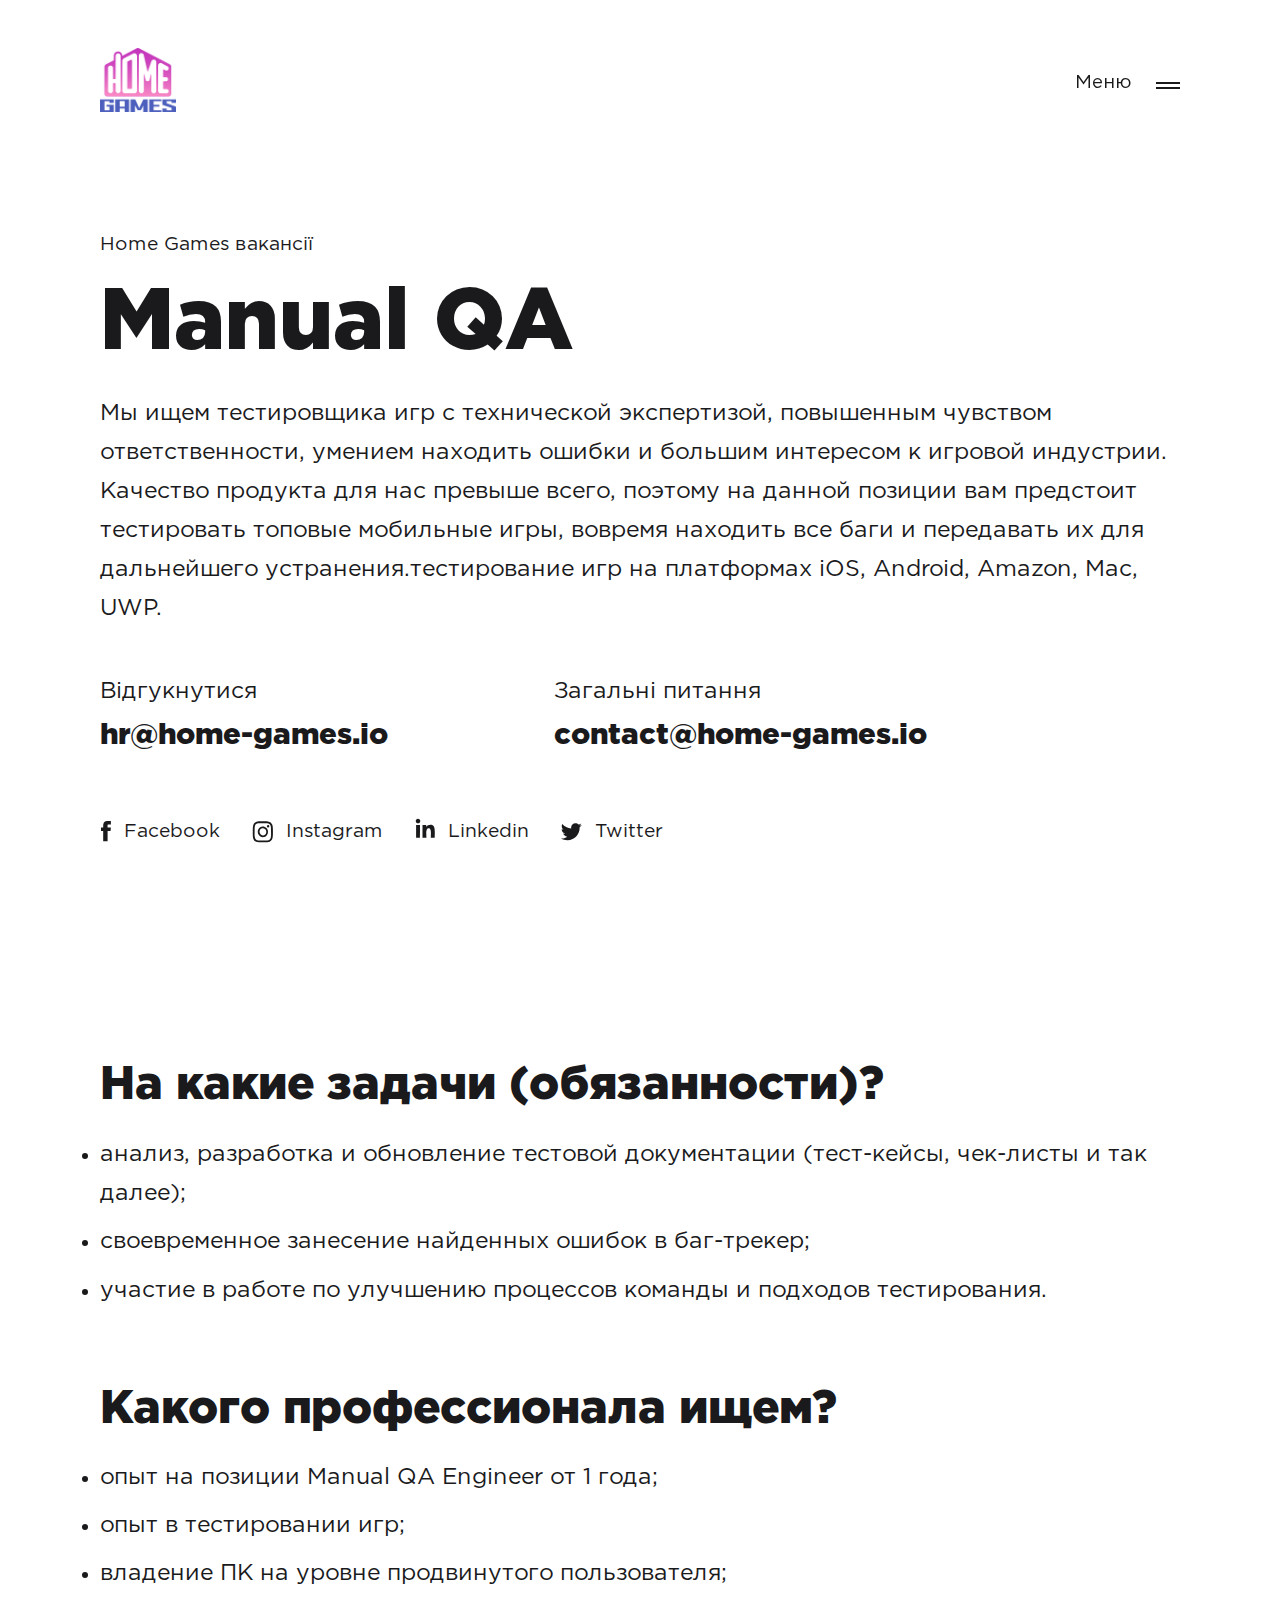
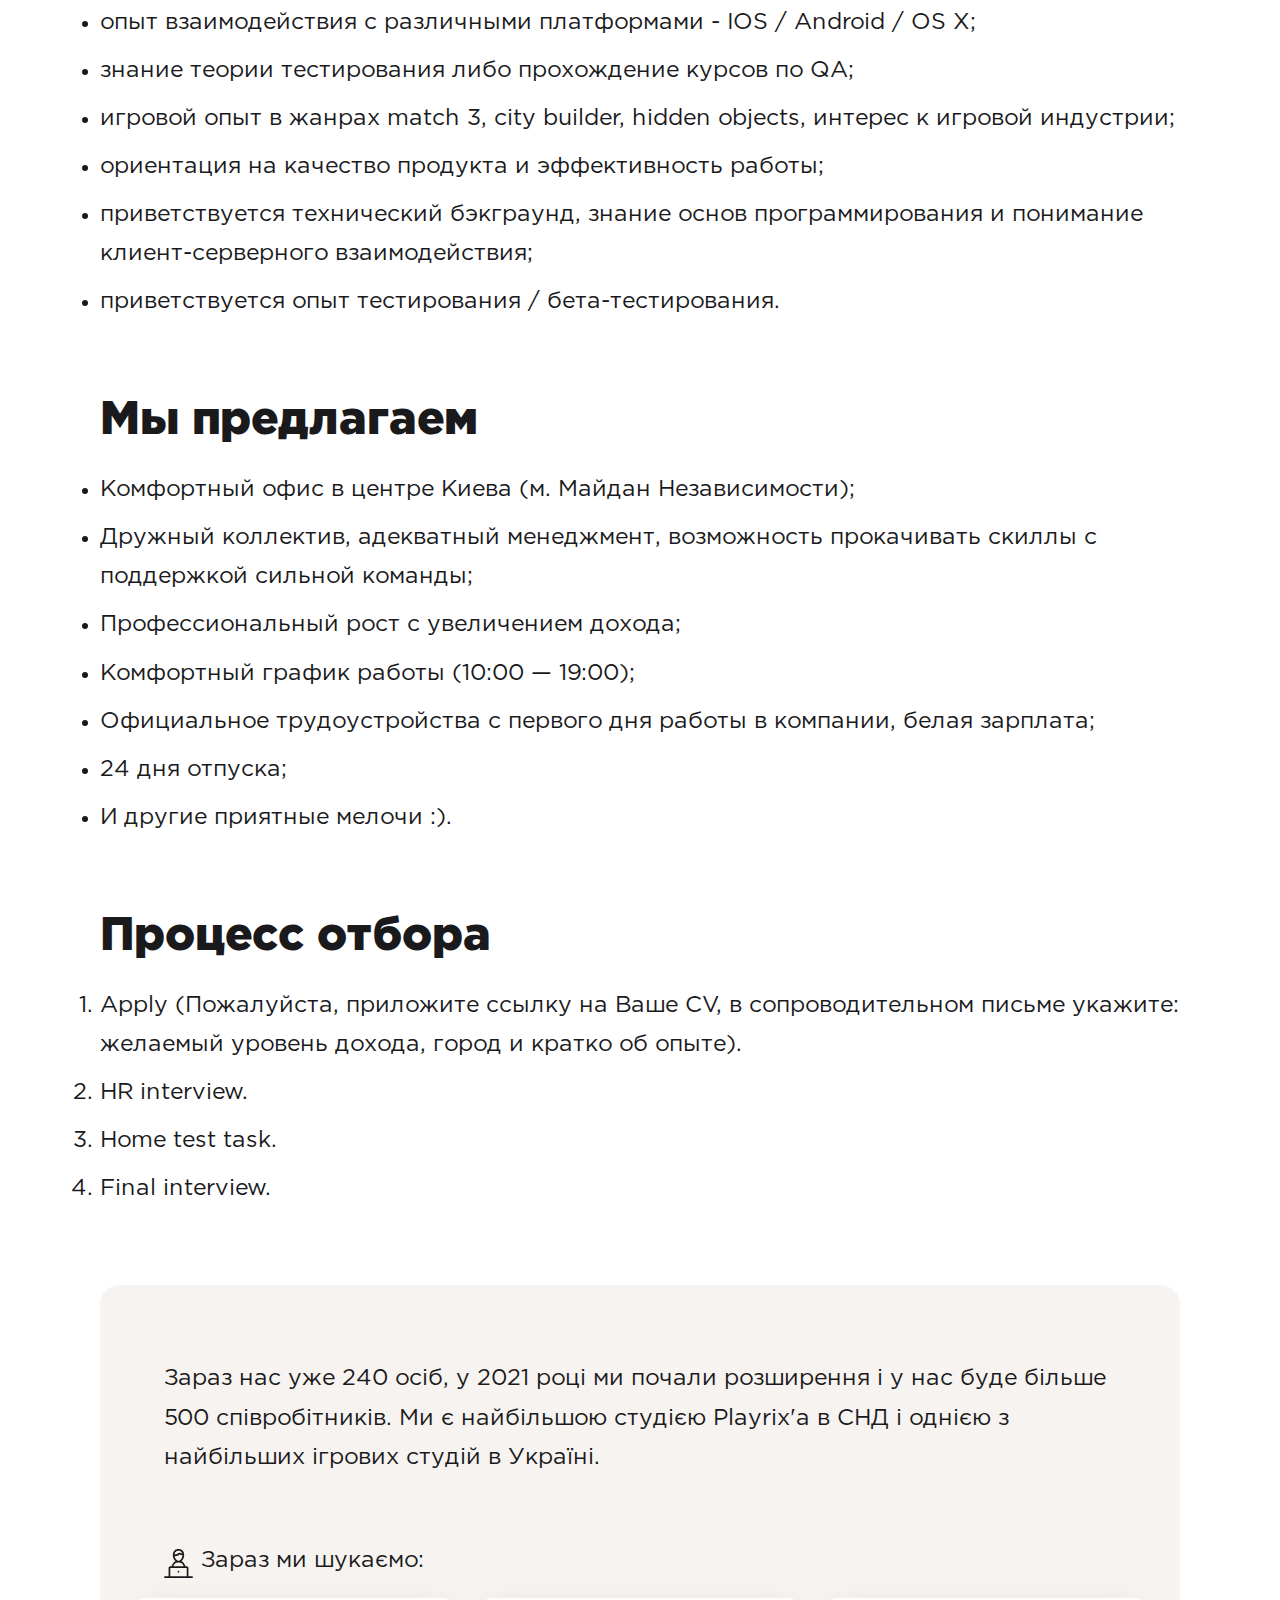
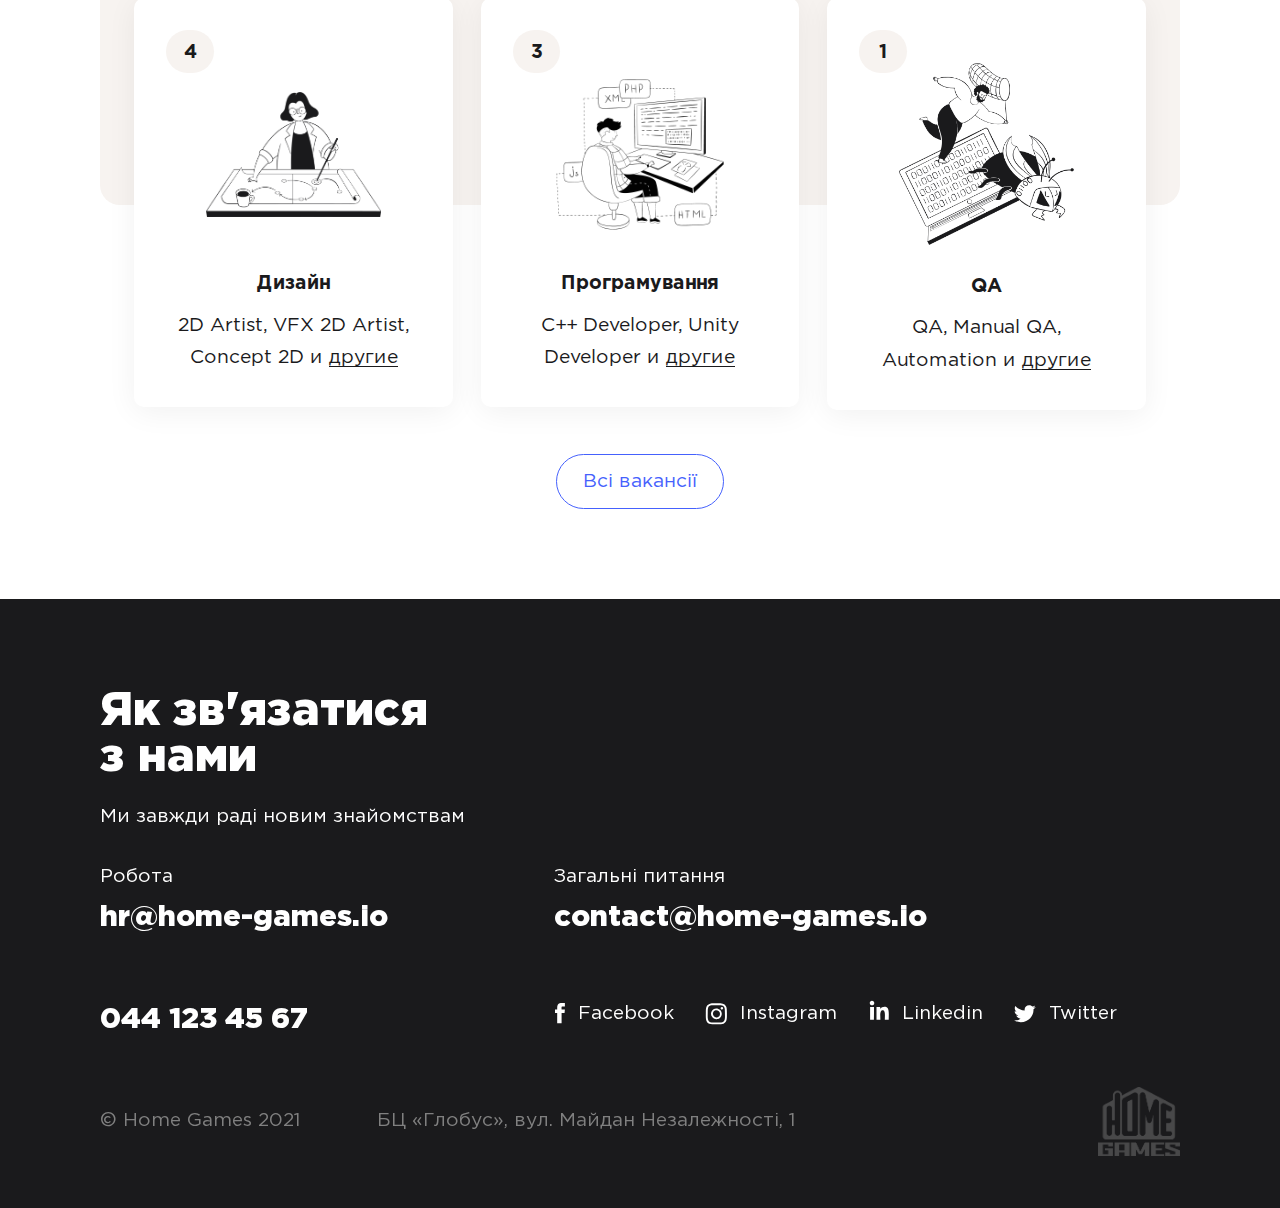
<file: vacancy-Manual_QA.html>
<!DOCTYPE html>
<html lang="en">
<head>
    <meta charset="UTF-8">
    <meta name="viewport" content="width=device-width, initial-scale=1.0, minimum-scale=1.0, maximum-scale=1.0, user-scalable=no">
    <title>Home Games — Manual QA</title>
    <link rel="stylesheet" href="css/style.css">
    <link rel="apple-touch-icon" sizes="180x180" href="apple-touch-icon.png">
    <link rel="icon" type="image/png" sizes="32x32" href="favicon-32x32.png">
    <link rel="icon" type="image/png" sizes="16x16" href="favicon-16x16.png">
    <link rel="manifest" href="site.webmanifest">
    <link rel="mask-icon" href="safari-pinned-tab.svg" color="#4c5fbd">
    <meta name="msapplication-TileColor" content="#ffffff">
    <meta name="theme-color" content="#ffffff">
</head>
<body>
<div class="page-container">
    <div class="page">
        <header>
            <div class="wrap">
                <nav class="nav">
                    <a href="vacancies.html" class="nav__item nav__item_highlight"><span class="nav__link">Кар'єра</span><i class="ico ico-career"></i></a>
                    <span class="nav__item" id="open-nav"><span class="nav__link">Меню</span><i class="ico burger"></i></span>
                </nav>
                <a href="index.html" class="logo">
                    <img src="img/logo.png" alt="Home Games">
                </a>
            </div>
        </header>
        <div class="welcome welcome_auto welcome_belt">
            <div class="welcome__inner">
                <div class="wrap">
                    <div class="belt belt_1">
                        <div class="wrap">
                            <div class="tit">
                                <div class="tit-sub">Home Games вакансії</div>
                                Manual QA
                            </div>
                            <div class="tit-text">
                                Мы ищем тестировщика игр с технической экспертизой, повышенным чувством ответственности,
                                умением находить ошибки и большим интересом к игровой индустрии. Качество продукта для
                                нас превыше всего, поэтому на данной позиции вам предстоит тестировать топовые мобильные
                                игры, вовремя находить все баги и передавать их для дальнейшего устранения.тестирование
                                игр на платформах iOS, Android, Amazon, Mac, UWP.
                            </div>

                            <div class="contacts">
                                <div class="contacts__row">
                                    <div class="contacts__label">Відгукнутися</div>
                                    <a href="mailto:hr@home-games.io" class="contacts__item"><span class="contacts__link">hr@home-games.io</span></a>
                                </div>
                                <div class="contacts__row contacts__row_double">
                                    <div class="contacts__label">Загальні питання</div>
                                    <a href="mailto:contact@home-games.io" class="contacts__item"><span class="contacts__link">contact@home-games.io</span></a>
                                </div>
                                <div class="contacts__row contacts__row_full">
                                    <div class="social">
                                        <a href="https://www.facebook.com/JoinHomeGames/" class="social__item" target="_blank"><i class="ico ico-facebook"></i><span class="social__link">Facebook</span></a>
                                        <a href="https://www.instagram.com/playrix/" class="social__item" target="_blank"><i class="ico ico-instagram"></i><span class="social__link">Instagram</span></a>
                                        <a href="https://www.linkedin.com/company/home-games-ukraine/" class="social__item" target="_blank"><i class="ico ico-linkedin"></i><span class="social__link">Linkedin</span></a>
                                        <a href="https://twitter.com/playrix" class="social__item" target="_blank"><i class="ico ico-twitter"></i><span class="social__link">Twitter</span></a>
                                    </div>
                                </div>
                            </div>
                        </div>
                    </div>

                </div>
            </div>
        </div>
        <div class="wrap">
            <div class="wrap">
                <div class="tit">На какие задачи (обязанности)?</div>
                <ul class="tit-text paragraph">
                    <li>анализ, разработка и обновление тестовой документации (тест-кейсы, чек-листы и так далее);</li>
                    <li>своевременное занесение найденных ошибок в баг-трекер;</li>
                    <li>участие в работе по улучшению процессов команды и подходов тестирования.</li>
                </ul>
                <div class="tit">Какого профессионала ищем?</div>
                <ul class="tit-text paragraph">
                    <li>опыт на позиции Manual QA Engineer от 1 года;</li>
                    <li>опыт в тестировании игр;</li>
                    <li>владение ПК на уровне продвинутого пользователя;</li>
                    <li>опыт взаимодействия с различными платформами - IOS / Android / OS X;</li>
                    <li>знание теории тестирования либо прохождение курсов по QA;</li>
                    <li>игровой опыт в жанрах match 3, city builder, hidden objects, интерес к игровой индустрии;</li>
                    <li>ориентация на качество продукта и эффективность работы;</li>
                    <li>приветствуется технический бэкграунд, знание основ программирования и понимание клиент-серверного взаимодействия;</li>
                    <li>приветствуется опыт тестирования / бета-тестирования.</li>
                </ul>
                <div class="tit">Мы предлагаем</div>
                <ul class="tit-text paragraph">
                    <li>Комфортный офис в центре Киева (м. Майдан Независимости);</li>
                    <li>Дружный коллектив, адекватный менеджмент, возможность прокачивать скиллы с поддержкой сильной команды;</li>
                    <li>Профессиональный рост с увеличением дохода;</li>
                    <li>Комфортный график работы (10:00 — 19:00);</li>
                    <li>Официальное трудоустройства с первого дня работы в компании, белая зарплата;</li>
                    <li>24 дня отпуска;</li>
                    <li>И другие приятные мелочи :).</li>
                </ul>
                <div class="tit">Процесс отбора</div>
                <ol class="tit-text paragraph">
                    <li>Apply (Пожалуйста, приложите ссылку на Ваше CV, в сопроводительном письме укажите: желаемый уровень дохода, город и кратко об опыте).</li>
                    <li>HR interview.</li>
                    <li>Home test task.</li>
                    <li>Final interview.</li>
                </ol>
            </div>

            <div class="belt-container">
                <div class="belt belt_float_bg">
                    <div class="belt__bg"></div>
                    <div class="wrap">
                        <div class="tit-text tit-text_up">
                            Зараз нас уже 240 осіб, у 2021 році ми почали розширення і у нас буде більше 500
                            співробітників. Ми є найбільшою студією Playrix'а в СНД і однією з найбільших ігрових студій
                            в Україні.
                        </div>
                        <div class="vacancy-categories">
                            <div class="vacancy-categories__tit"><i class="ico ico-career"></i>Зараз ми шукаємо:</div>
                            <div class="vacancy-categories__row">
                                <div class="vacancy-categories__column">
                                    <a class="vacancy-categories__item" href="vacancies.html#vacancy-design">
                                        <span class="counter-container">
                                            <span class="counter">4</span>
                                        </span>
                                        <span class="vacancy-categories__icon">
                                            <img src="img/vacancy-00.png" alt="">
                                        </span>
                                        <span class="vacancy-categories__name">Дизайн</span>
                                        2D Artist, VFX 2D Artist, Concept 2D и <span class="pseudo-link">другие</span>
                                    </a>
                                </div>
                                <div class="vacancy-categories__column">
                                    <a class="vacancy-categories__item" href="vacancies.html#vacancy-programming">
                                        <span class="counter-container">
                                            <span class="counter">3</span>
                                        </span>
                                        <span class="vacancy-categories__icon">
                                            <img src="img/vacancy-03.png" alt="">
                                        </span>
                                        <span class="vacancy-categories__name">Програмування</span>
                                        C++ Developer, Unity Developer и <span class="pseudo-link">другие</span>
                                    </a>
                                </div>
                                <div class="vacancy-categories__column">
                                    <a class="vacancy-categories__item" href="vacancies.html#vacancy-qa">
                                        <span class="counter-container">
                                            <span class="counter">1</span>
                                        </span>
                                        <span class="vacancy-categories__icon">
                                            <img src="img/vacancy-02.png" alt="">
                                        </span>
                                        <span class="vacancy-categories__name">QA</span>
                                        QA, Manual QA, Automation и <span class="pseudo-link">другие</span>
                                    </a>
                                </div>
                            </div>
                        </div>
                    </div>
                </div>
                <a href="vacancies.html" class="button">Всі вакансії</a>
            </div>

            <div class="page__clear"></div>
        </div>
    </div>
    <footer class="footer">
        <div class="footer__row">
            <div class="wrap">
                <div class="tit">
                    Як зв'язатися <br>з нами
                    <div class="tit-sub">Ми завжди раді новим знайомствам</div>
                </div>
            </div>
        </div>
        <div class="footer__row footer__row_center">
            <div class="wrap">
                <div class="contacts">
                    <div class="contacts__row">
                        <div class="contacts__label">Робота</div>
                        <a href="mailto:hr@home-games.io" class="contacts__item"><span class="contacts__link">hr@home-games.io</span></a>
                    </div>
                    <div class="contacts__row contacts__row_double">
                        <div class="contacts__label">Загальні питання</div>
                        <a href="mailto:contact@home-games.io" class="contacts__item"><span class="contacts__link">contact@home-games.io</span></a>
                    </div>
                    <div class="contacts__row">
                        <a href="tel:044 123 45 67" class="contacts__item"><span class="contacts__link">044 123 45 67</span></a>
                    </div>
                    <div class="contacts__row contacts__row_double">
                        <div class="social">
                            <a href="https://www.facebook.com/JoinHomeGames/" class="social__item" target="_blank"><i class="ico ico-facebook"></i><span class="social__link">Facebook</span></a>
                            <a href="https://www.instagram.com/playrix/" class="social__item" target="_blank"><i class="ico ico-instagram"></i><span class="social__link">Instagram</span></a>
                            <a href="https://www.linkedin.com/company/home-games-ukraine/" class="social__item" target="_blank"><i class="ico ico-linkedin"></i><span class="social__link">Linkedin</span></a>
                            <a href="https://twitter.com/playrix" class="social__item" target="_blank"><i class="ico ico-twitter"></i><span class="social__link">Twitter</span></a>
                        </div>
                    </div>
                </div>
            </div>
        </div>
        <div class="footer__row footer__row_last">
            <div class="wrap">
                <div class="footer__cell">
                    &copy; Home Games 2021
                </div>
                <div class="footer__cell">
                    БЦ «Глобус», вул. Майдан Незалежності, 1
                </div>
                <a href="index.html" class="logo">
                    <img src="img/logo-dark.png" alt="Home Games">
                </a>
            </div>
        </div>
    </footer>
    <div class="footer__spacer"></div>
</div>
<div class="burger-menu">
    <div class="burger-menu__menu">
        <div class="burger-menu__inner">
            <div class="burger-menu__row_single">
                <div class="burger-menu__close close-burger"><i class="ico ico-close"></i></div>
            </div>
            <div class="burger-menu__row">
                <a href="index.html" class="burger-menu__item"><span class="burger-menu__link">Головна</span></a>
                <a href="vacancies.html" class="burger-menu__item"><i class="ico ico-career"></i><span class="burger-menu__link">Кар'єра</span></a>
                <a href="about.html" class="burger-menu__item"><span class="burger-menu__link">Про Home Games</span></a>
                <a href="games.html" class="burger-menu__item"><span class="burger-menu__link">Наші ігри</span></a>
            </div>
            <div class="burger-menu__row_single">
                <div class="social">
                    <a href="https://www.facebook.com/JoinHomeGames/" class="social__item" target="_blank"><i class="ico ico-facebook"></i><span class="social__link">Facebook</span></a>
                    <a href="https://www.instagram.com/playrix/" class="social__item" target="_blank"><i class="ico ico-instagram"></i><span class="social__link">Instagram</span></a>
                    <a href="https://www.linkedin.com/company/home-games-ukraine/" class="social__item" target="_blank"><i class="ico ico-linkedin"></i><span class="social__link">Linkedin</span></a>
                    <a href="https://twitter.com/playrix" class="social__item" target="_blank"><i class="ico ico-twitter"></i><span class="social__link">Twitter</span></a>
                </div>
            </div>
        </div>
    </div>
    <div class="burger-menu__overlay close-burger"></div>
</div>
</body>

<script src="js/client.js"></script>

</html>
</file>
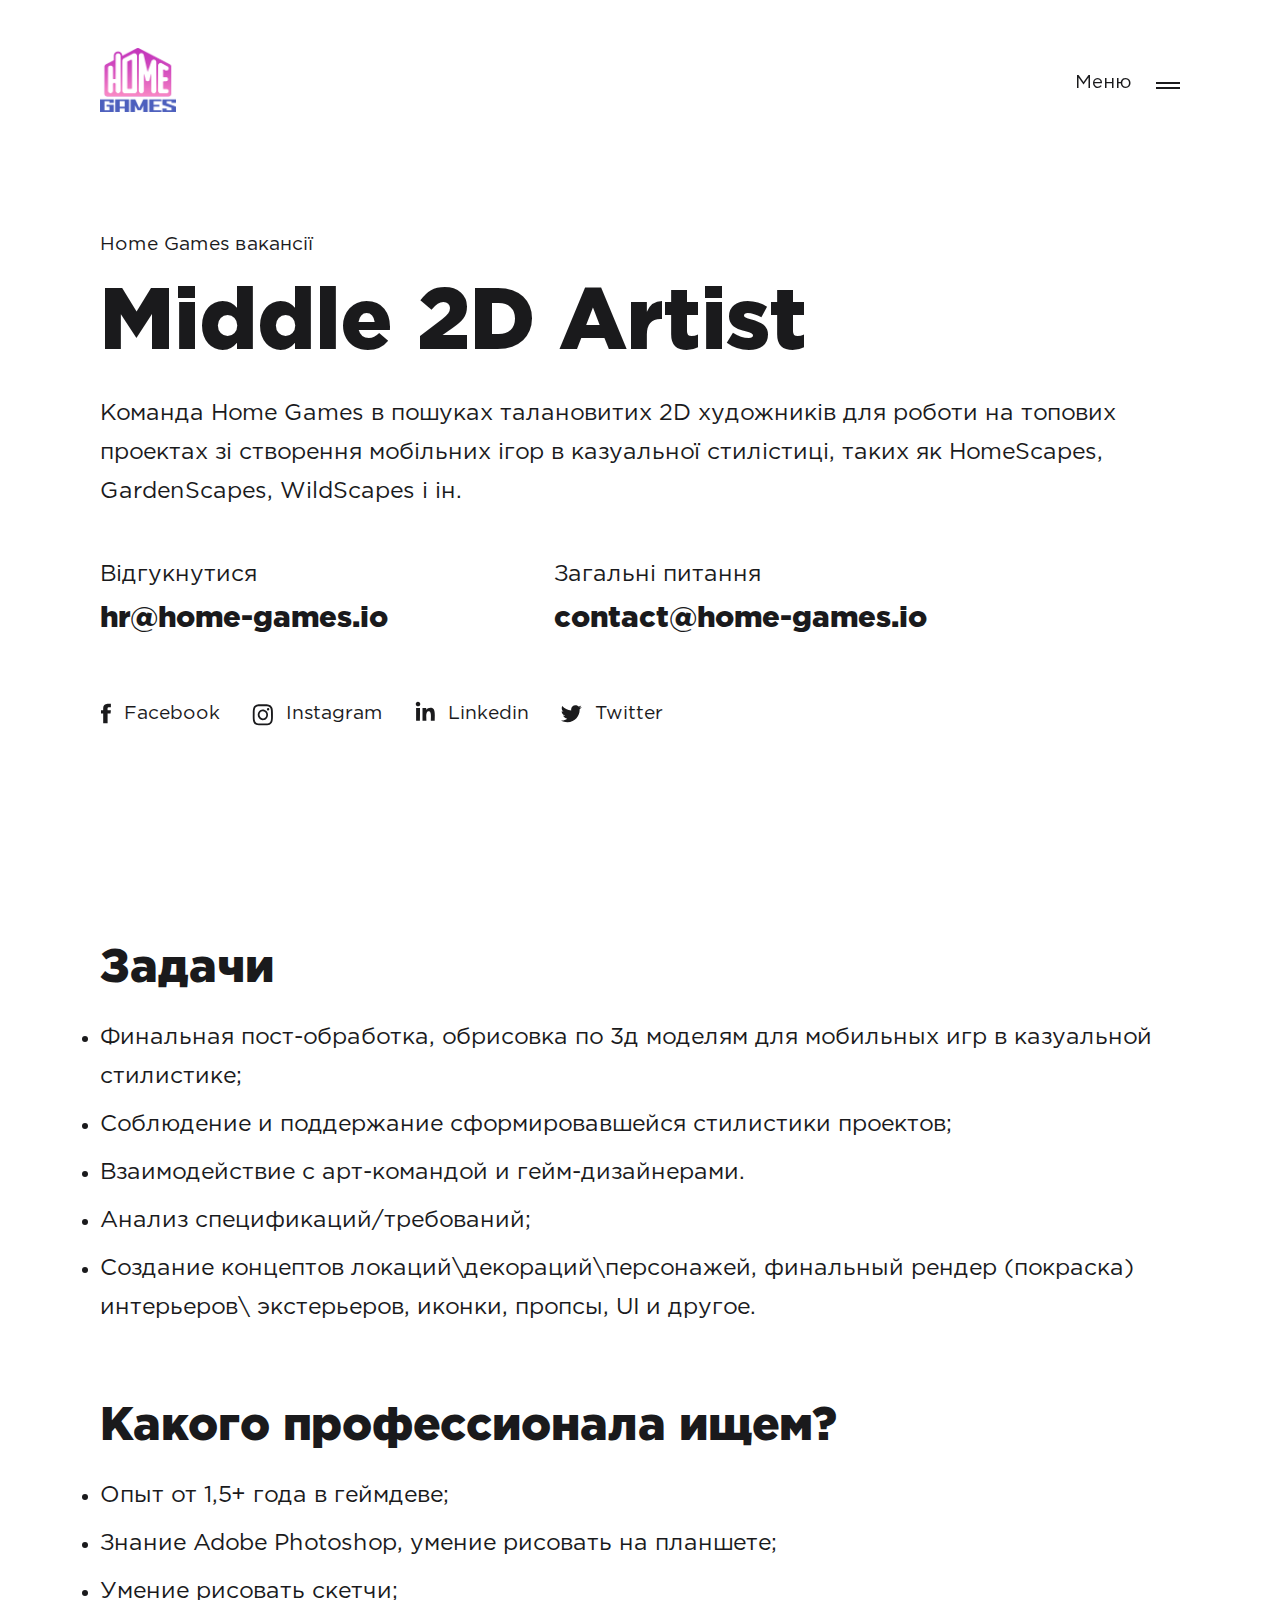
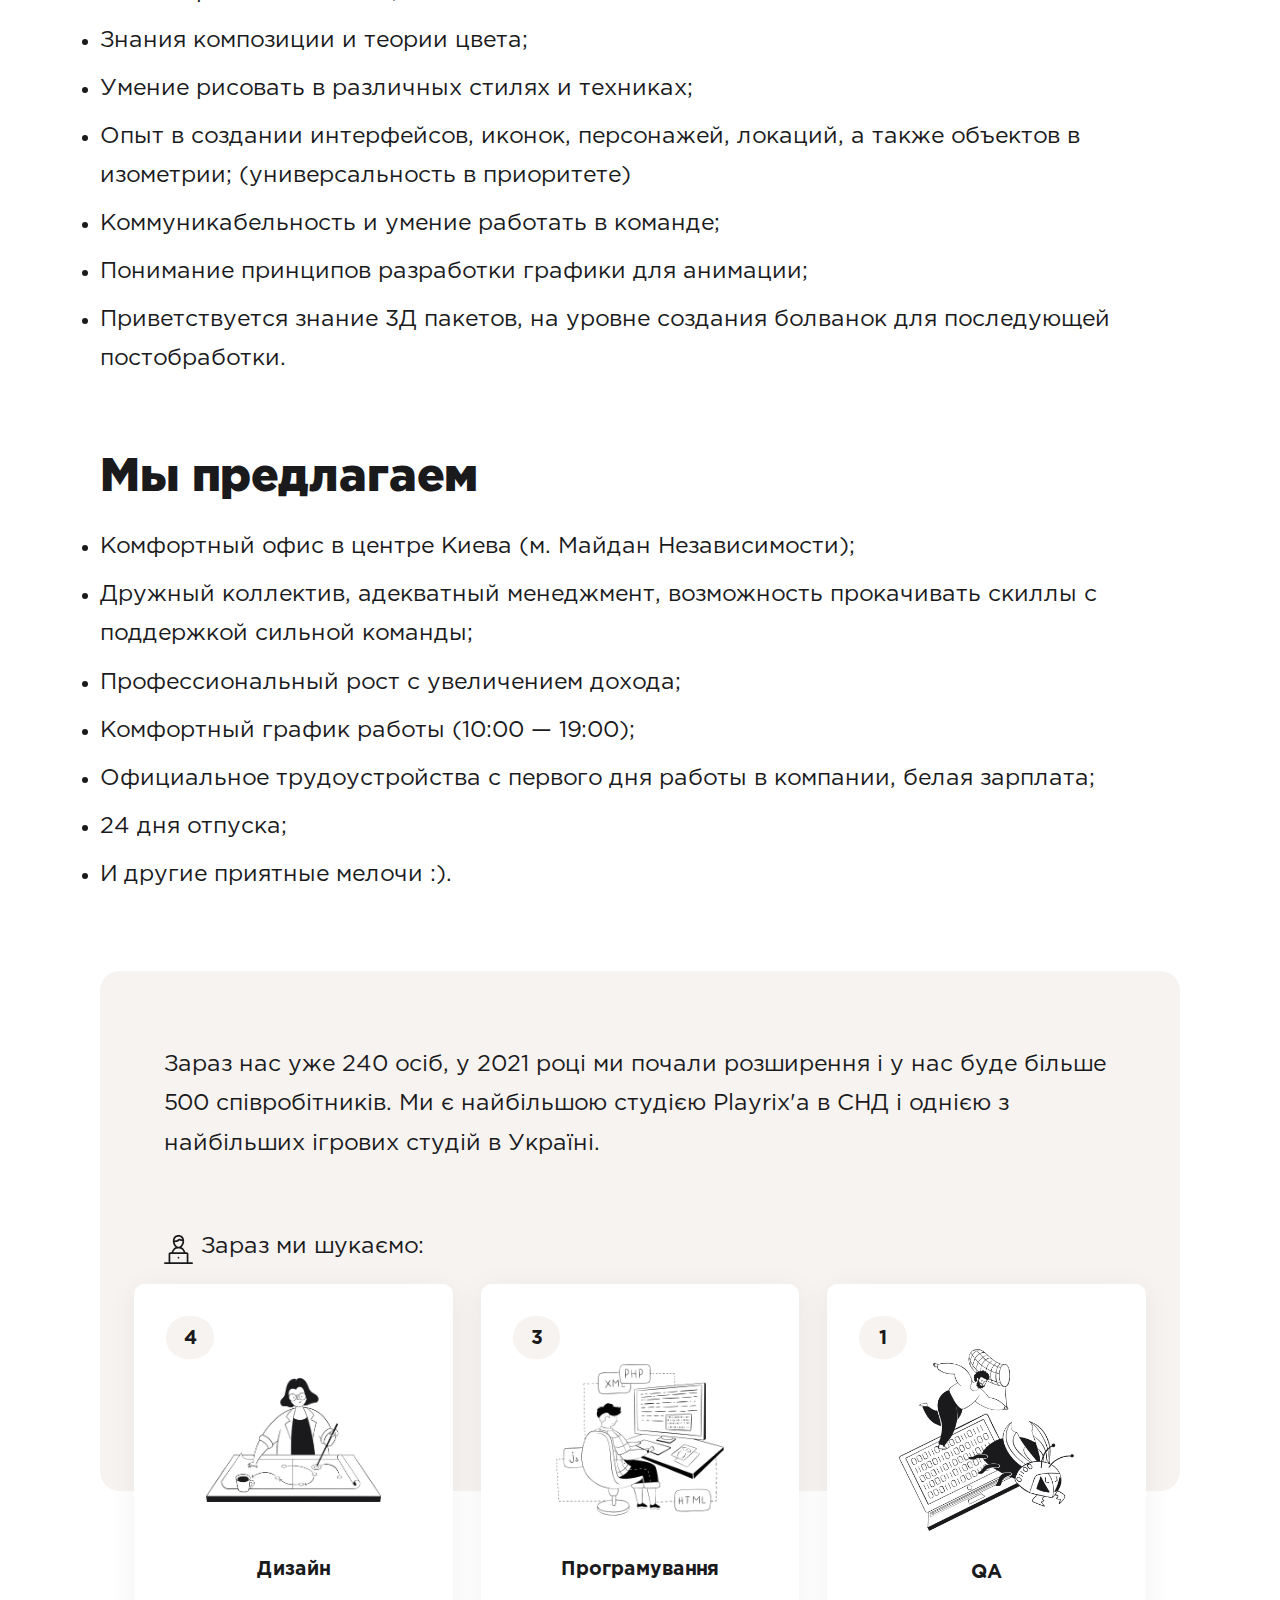
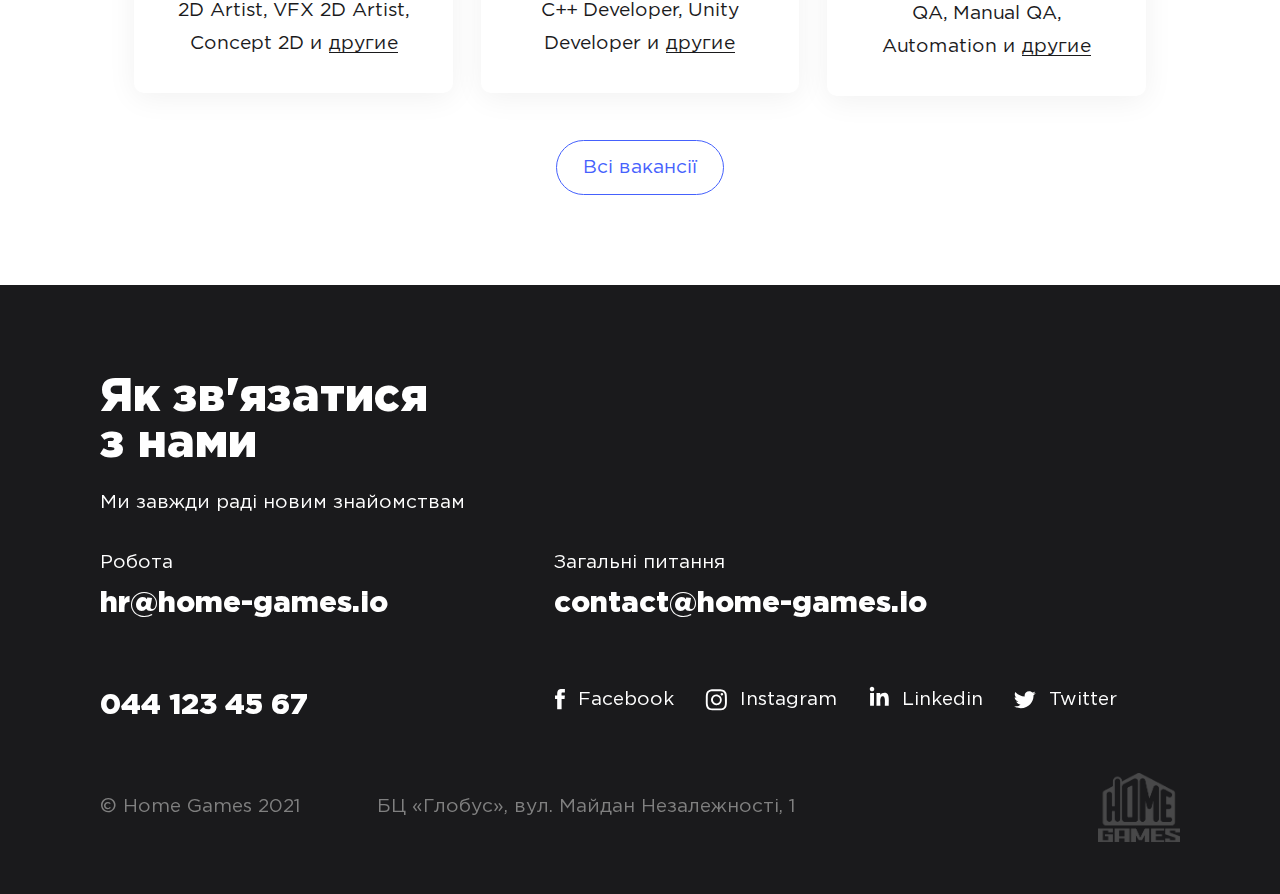
<file: vacancy-Middle_2D_Artist.html>
<!DOCTYPE html>
<html lang="en">
<head>
    <meta charset="UTF-8">
    <meta name="viewport" content="width=device-width, initial-scale=1.0, minimum-scale=1.0, maximum-scale=1.0, user-scalable=no">
    <title>Home Games — Middle 2D Artist</title>
    <link rel="stylesheet" href="css/style.css">
    <link rel="apple-touch-icon" sizes="180x180" href="apple-touch-icon.png">
    <link rel="icon" type="image/png" sizes="32x32" href="favicon-32x32.png">
    <link rel="icon" type="image/png" sizes="16x16" href="favicon-16x16.png">
    <link rel="manifest" href="site.webmanifest">
    <link rel="mask-icon" href="safari-pinned-tab.svg" color="#4c5fbd">
    <meta name="msapplication-TileColor" content="#ffffff">
    <meta name="theme-color" content="#ffffff">
</head>
<body>
<div class="page-container">
    <div class="page">
        <header>
            <div class="wrap">
                <nav class="nav">
                    <a href="vacancies.html" class="nav__item nav__item_highlight"><span class="nav__link">Кар'єра</span><i class="ico ico-career"></i></a>
                    <span class="nav__item" id="open-nav"><span class="nav__link">Меню</span><i class="ico burger"></i></span>
                </nav>
                <a href="index.html" class="logo">
                    <img src="img/logo.png" alt="Home Games">
                </a>
            </div>
        </header>
        <div class="welcome welcome_auto welcome_belt">
            <div class="welcome__inner">
                <div class="wrap">
                    <div class="belt belt_1">
                        <div class="wrap">
                            <div class="tit">
                                <div class="tit-sub">Home Games вакансії</div>
                                Middle 2D Artist
                            </div>
                            <div class="tit-text">
                                Команда Home Games в пошуках талановитих 2D художників для роботи на топових проектах зі
                                створення мобільних ігор в казуальної стилістиці, таких як HomeScapes, GardenScapes,
                                WildScapes і ін.
                            </div>

                            <div class="contacts">
                                <div class="contacts__row">
                                    <div class="contacts__label">Відгукнутися</div>
                                    <a href="mailto:hr@home-games.io" class="contacts__item"><span class="contacts__link">hr@home-games.io</span></a>
                                </div>
                                <div class="contacts__row contacts__row_double">
                                    <div class="contacts__label">Загальні питання</div>
                                    <a href="mailto:contact@home-games.io" class="contacts__item"><span class="contacts__link">contact@home-games.io</span></a>
                                </div>
                                <div class="contacts__row contacts__row_full">
                                    <div class="social">
                                        <a href="https://www.facebook.com/JoinHomeGames/" class="social__item" target="_blank"><i class="ico ico-facebook"></i><span class="social__link">Facebook</span></a>
                                        <a href="https://www.instagram.com/playrix/" class="social__item" target="_blank"><i class="ico ico-instagram"></i><span class="social__link">Instagram</span></a>
                                        <a href="https://www.linkedin.com/company/home-games-ukraine/" class="social__item" target="_blank"><i class="ico ico-linkedin"></i><span class="social__link">Linkedin</span></a>
                                        <a href="https://twitter.com/playrix" class="social__item" target="_blank"><i class="ico ico-twitter"></i><span class="social__link">Twitter</span></a>
                                    </div>
                                </div>
                            </div>
                        </div>
                    </div>

                </div>
            </div>
        </div>
        <div class="wrap">
            <div class="wrap">
                <div class="tit">Задачи</div>
                <ul class="tit-text paragraph">
                    <li>Финальная пост-обработка, обрисовка по 3д моделям для мобильных игр в казуальной стилистике;</li>
                    <li>Соблюдение и поддержание сформировавшейся стилистики проектов;</li>
                    <li>Взаимодействие с арт-командой и гейм-дизайнерами.</li>
                    <li>Анализ спецификаций/требований;</li>
                    <li>Создание концептов локаций\декораций\персонажей, финальный рендер (покраска) интерьеров\ экстерьеров, иконки, пропсы, UI и другое.</li>
                </ul>
                <div class="tit">Какого профессионала ищем?</div>
                <ul class="tit-text paragraph">
                    <li>Опыт от 1,5+ года в геймдеве;</li>
                    <li>Знание Adobe Photoshop, умение рисовать на планшете;</li>
                    <li>Умение рисовать скетчи;</li>
                    <li>Знания композиции и теории цвета;</li>
                    <li>Умение рисовать в различных стилях и техниках;</li>
                    <li>Опыт в создании интерфейсов, иконок, персонажей, локаций, а также объектов в изометрии; (универсальность в приоритете)</li>
                    <li>Коммуникабельность и умение работать в команде;</li>
                    <li>Понимание принципов разработки графики для анимации;</li>
                    <li>Приветствуется знание 3Д пакетов, на уровне создания болванок для последующей постобработки.</li>
                </ul>
                <div class="tit">Мы предлагаем</div>
                <ul class="tit-text paragraph">
                    <li>Комфортный офис в центре Киева (м. Майдан Независимости);</li>
                    <li>Дружный коллектив, адекватный менеджмент, возможность прокачивать скиллы с поддержкой сильной команды;</li>
                    <li>Профессиональный рост с увеличением дохода;</li>
                    <li>Комфортный график работы (10:00 — 19:00);</li>
                    <li>Официальное трудоустройства с первого дня работы в компании, белая зарплата;</li>
                    <li>24 дня отпуска;</li>
                    <li>И другие приятные мелочи :).</li>
                </ul>
            </div>

            <div class="belt-container">
                <div class="belt belt_float_bg">
                    <div class="belt__bg"></div>
                    <div class="wrap">
                        <div class="tit-text tit-text_up">
                            Зараз нас уже 240 осіб, у 2021 році ми почали розширення і у нас буде більше 500
                            співробітників. Ми є найбільшою студією Playrix'а в СНД і однією з найбільших ігрових студій
                            в Україні.
                        </div>
                        <div class="vacancy-categories">
                            <div class="vacancy-categories__tit"><i class="ico ico-career"></i>Зараз ми шукаємо:</div>
                            <div class="vacancy-categories__row">
                                <div class="vacancy-categories__column">
                                    <a class="vacancy-categories__item" href="vacancies.html#vacancy-design">
                                        <span class="counter-container">
                                            <span class="counter">4</span>
                                        </span>
                                        <span class="vacancy-categories__icon">
                                            <img src="img/vacancy-00.png" alt="">
                                        </span>
                                        <span class="vacancy-categories__name">Дизайн</span>
                                        2D Artist, VFX 2D Artist, Concept 2D и <span class="pseudo-link">другие</span>
                                    </a>
                                </div>
                                <div class="vacancy-categories__column">
                                    <a class="vacancy-categories__item" href="vacancies.html#vacancy-programming">
                                        <span class="counter-container">
                                            <span class="counter">3</span>
                                        </span>
                                        <span class="vacancy-categories__icon">
                                            <img src="img/vacancy-03.png" alt="">
                                        </span>
                                        <span class="vacancy-categories__name">Програмування</span>
                                        C++ Developer, Unity Developer и <span class="pseudo-link">другие</span>
                                    </a>
                                </div>
                                <div class="vacancy-categories__column">
                                    <a class="vacancy-categories__item" href="vacancies.html#vacancy-qa">
                                        <span class="counter-container">
                                            <span class="counter">1</span>
                                        </span>
                                        <span class="vacancy-categories__icon">
                                            <img src="img/vacancy-02.png" alt="">
                                        </span>
                                        <span class="vacancy-categories__name">QA</span>
                                        QA, Manual QA, Automation и <span class="pseudo-link">другие</span>
                                    </a>
                                </div>
                            </div>
                        </div>
                    </div>
                </div>
                <a href="vacancies.html" class="button">Всі вакансії</a>
            </div>

            <div class="page__clear"></div>
        </div>
    </div>
    <footer class="footer">
        <div class="footer__row">
            <div class="wrap">
                <div class="tit">
                    Як зв'язатися <br>з нами
                    <div class="tit-sub">Ми завжди раді новим знайомствам</div>
                </div>
            </div>
        </div>
        <div class="footer__row footer__row_center">
            <div class="wrap">
                <div class="contacts">
                    <div class="contacts__row">
                        <div class="contacts__label">Робота</div>
                        <a href="mailto:hr@home-games.io" class="contacts__item"><span class="contacts__link">hr@home-games.io</span></a>
                    </div>
                    <div class="contacts__row contacts__row_double">
                        <div class="contacts__label">Загальні питання</div>
                        <a href="mailto:contact@home-games.io" class="contacts__item"><span class="contacts__link">contact@home-games.io</span></a>
                    </div>
                    <div class="contacts__row">
                        <a href="tel:044 123 45 67" class="contacts__item"><span class="contacts__link">044 123 45 67</span></a>
                    </div>
                    <div class="contacts__row contacts__row_double">
                        <div class="social">
                            <a href="https://www.facebook.com/JoinHomeGames/" class="social__item" target="_blank"><i class="ico ico-facebook"></i><span class="social__link">Facebook</span></a>
                            <a href="https://www.instagram.com/playrix/" class="social__item" target="_blank"><i class="ico ico-instagram"></i><span class="social__link">Instagram</span></a>
                            <a href="https://www.linkedin.com/company/home-games-ukraine/" class="social__item" target="_blank"><i class="ico ico-linkedin"></i><span class="social__link">Linkedin</span></a>
                            <a href="https://twitter.com/playrix" class="social__item" target="_blank"><i class="ico ico-twitter"></i><span class="social__link">Twitter</span></a>
                        </div>
                    </div>
                </div>
            </div>
        </div>
        <div class="footer__row footer__row_last">
            <div class="wrap">
                <div class="footer__cell">
                    &copy; Home Games 2021
                </div>
                <div class="footer__cell">
                    БЦ «Глобус», вул. Майдан Незалежності, 1
                </div>
                <a href="index.html" class="logo">
                    <img src="img/logo-dark.png" alt="Home Games">
                </a>
            </div>
        </div>
    </footer>
    <div class="footer__spacer"></div>
</div>
<div class="burger-menu">
    <div class="burger-menu__menu">
        <div class="burger-menu__inner">
            <div class="burger-menu__row_single">
                <div class="burger-menu__close close-burger"><i class="ico ico-close"></i></div>
            </div>
            <div class="burger-menu__row">
                <a href="index.html" class="burger-menu__item"><span class="burger-menu__link">Головна</span></a>
                <a href="vacancies.html" class="burger-menu__item"><i class="ico ico-career"></i><span class="burger-menu__link">Кар'єра</span></a>
                <a href="about.html" class="burger-menu__item"><span class="burger-menu__link">Про Home Games</span></a>
                <a href="games.html" class="burger-menu__item"><span class="burger-menu__link">Наші ігри</span></a>
            </div>
            <div class="burger-menu__row_single">
                <div class="social">
                    <a href="https://www.facebook.com/JoinHomeGames/" class="social__item" target="_blank"><i class="ico ico-facebook"></i><span class="social__link">Facebook</span></a>
                    <a href="https://www.instagram.com/playrix/" class="social__item" target="_blank"><i class="ico ico-instagram"></i><span class="social__link">Instagram</span></a>
                    <a href="https://www.linkedin.com/company/home-games-ukraine/" class="social__item" target="_blank"><i class="ico ico-linkedin"></i><span class="social__link">Linkedin</span></a>
                    <a href="https://twitter.com/playrix" class="social__item" target="_blank"><i class="ico ico-twitter"></i><span class="social__link">Twitter</span></a>
                </div>
            </div>
        </div>
    </div>
    <div class="burger-menu__overlay close-burger"></div>
</div>
</body>

<script src="js/client.js"></script>

</html>
</file>
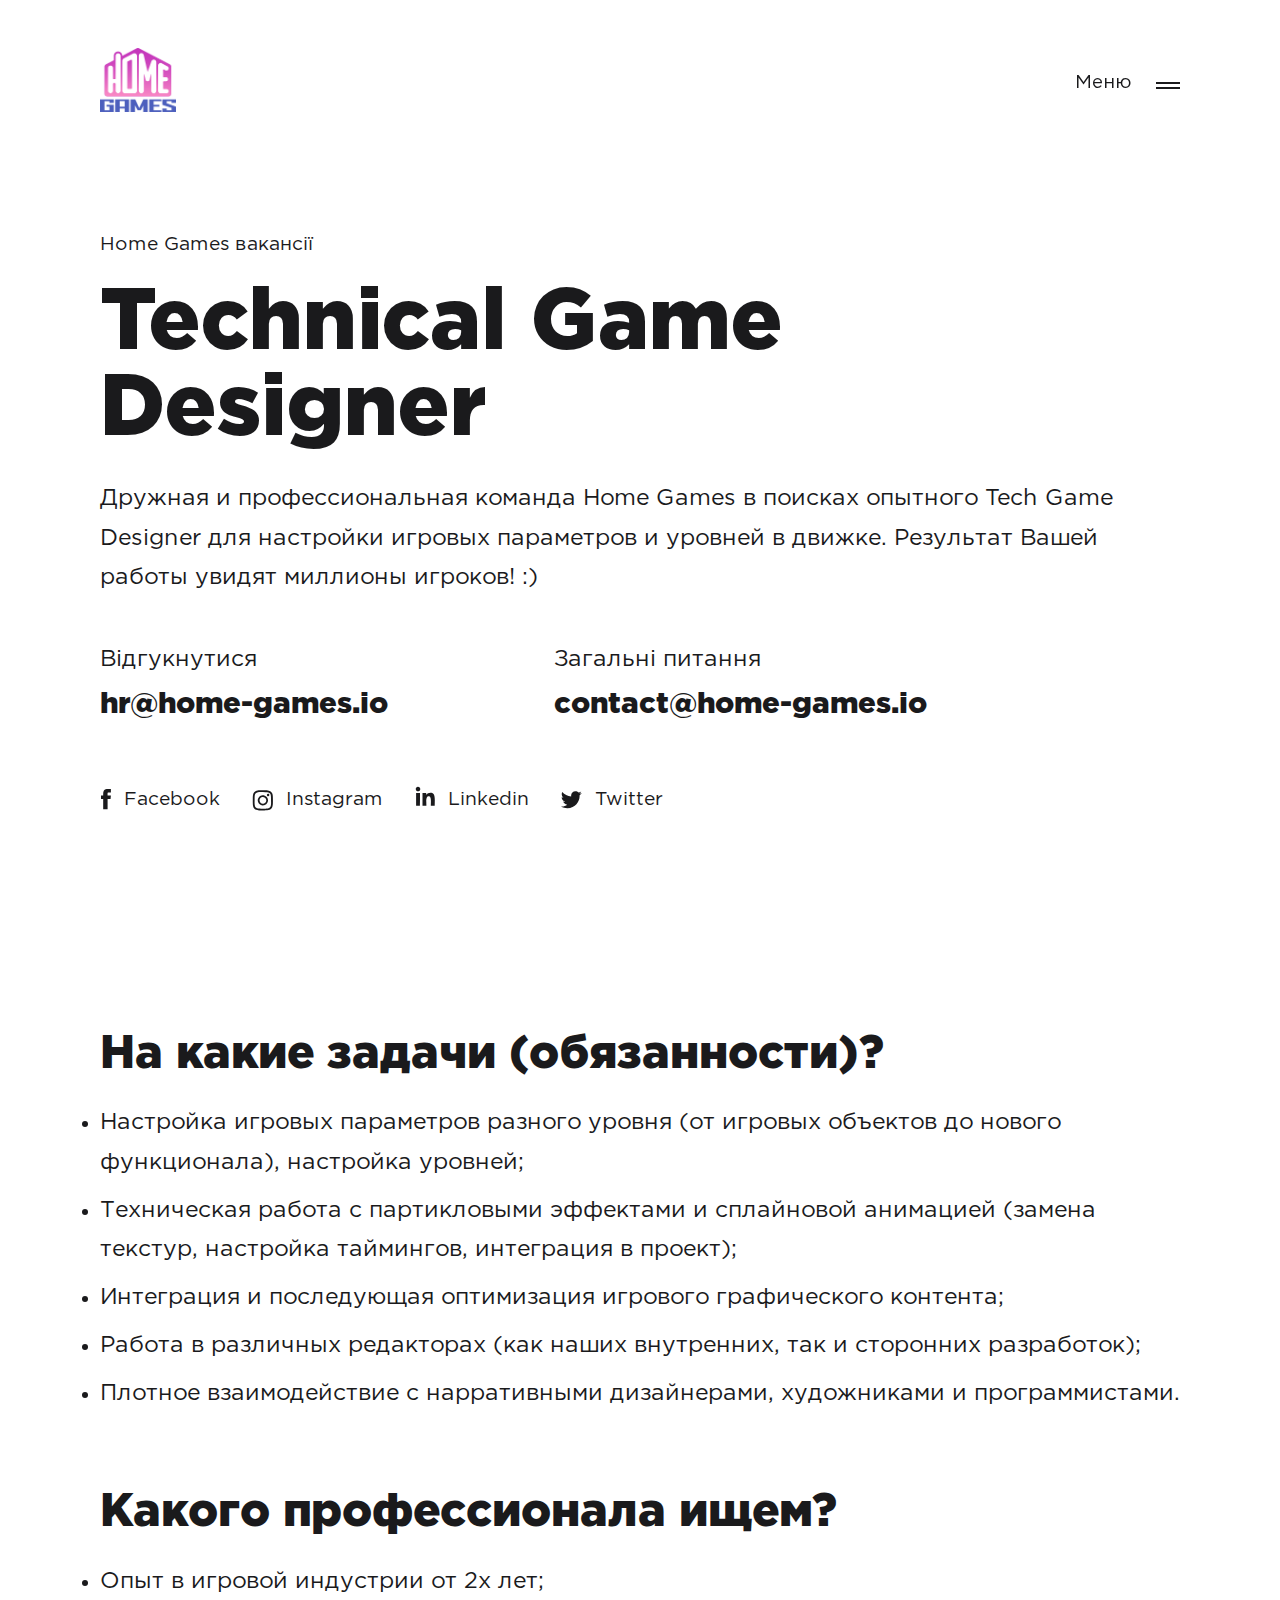
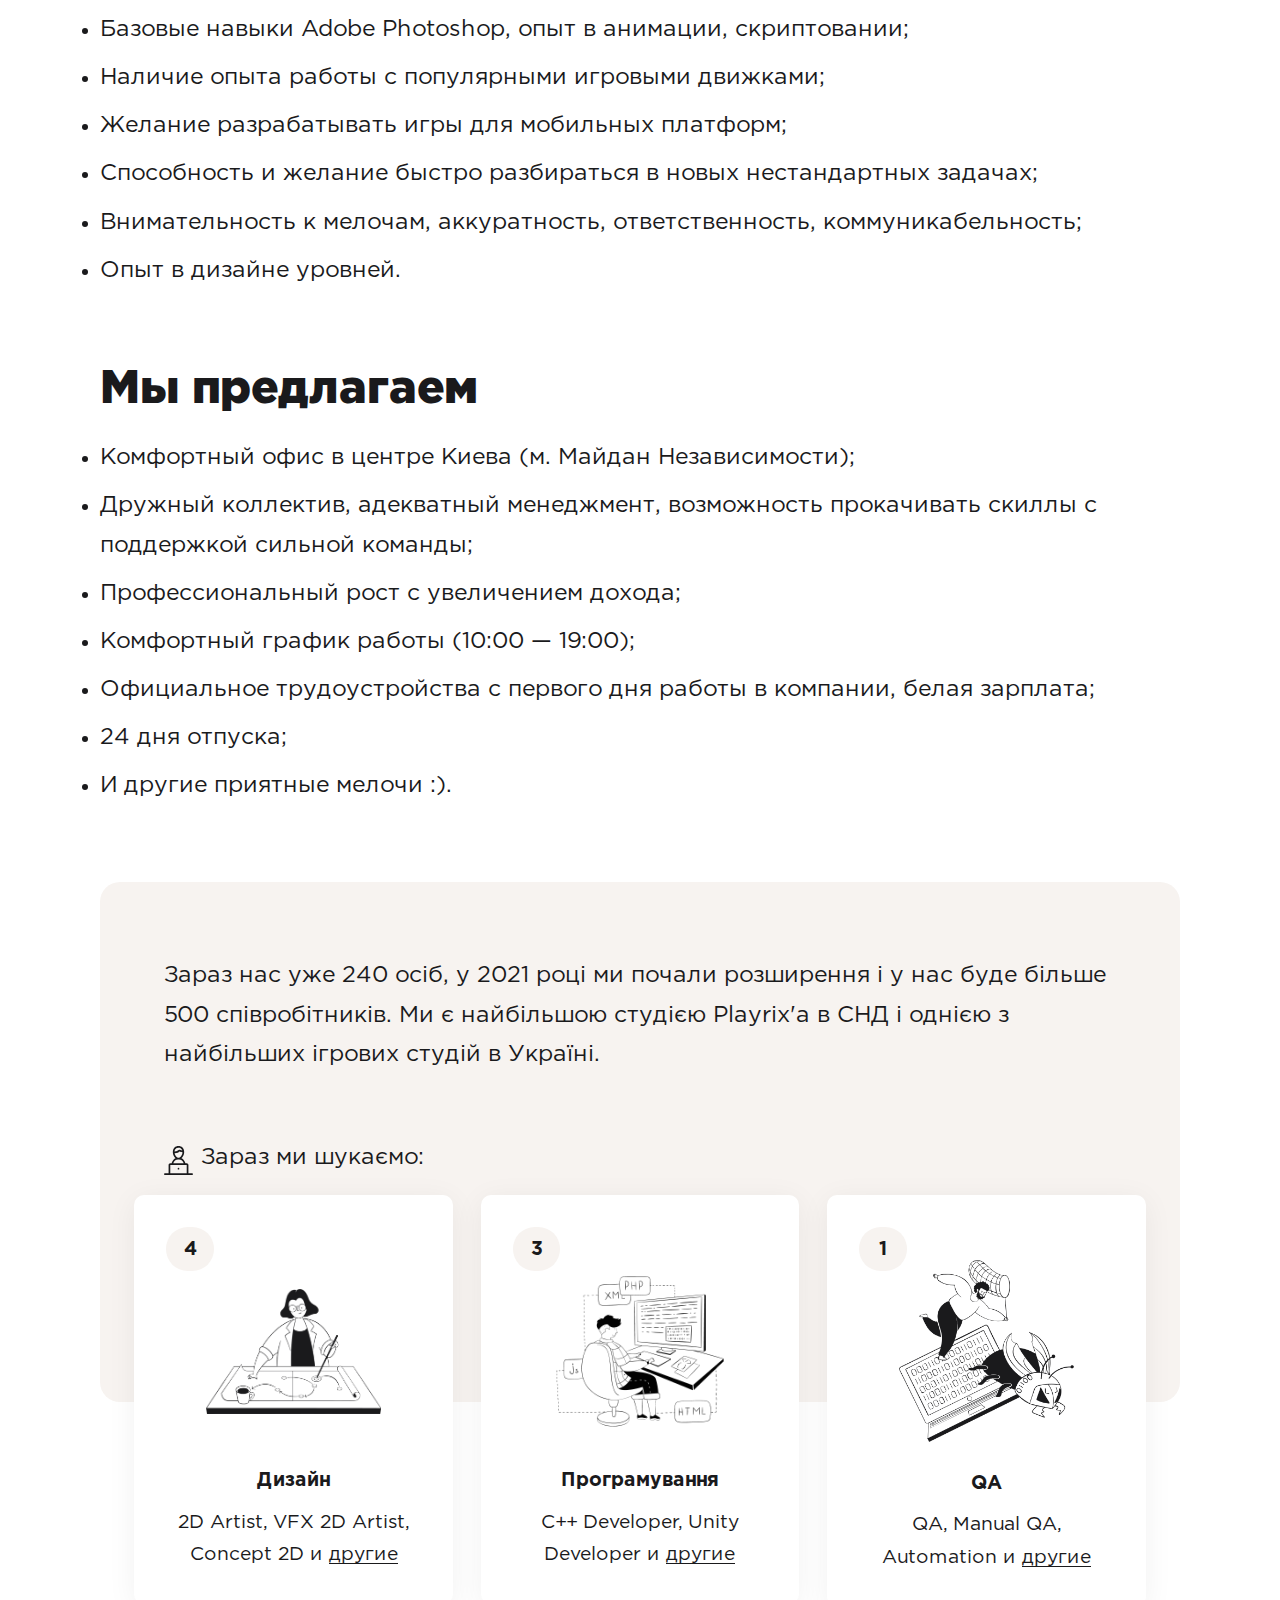
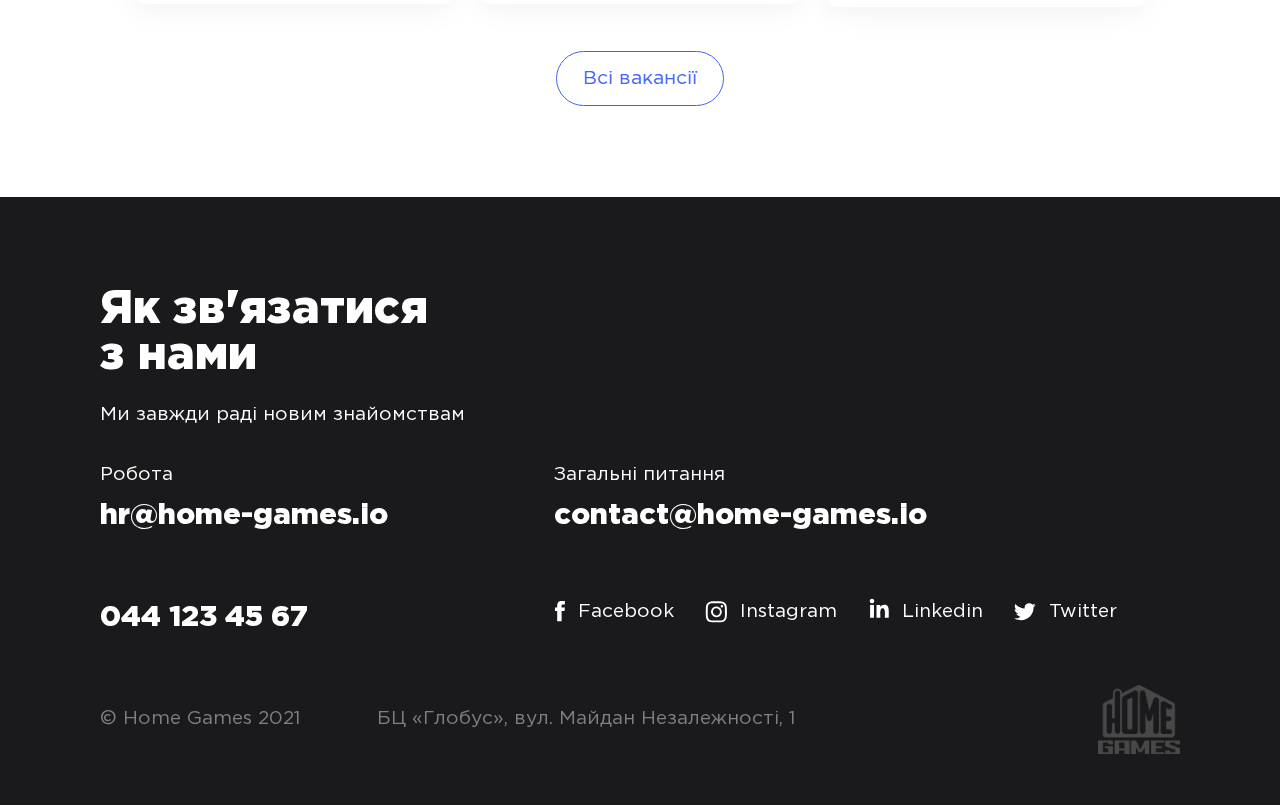
<file: vacancy-Technical_Game_Designer.html>
<!DOCTYPE html>
<html lang="en">
<head>
    <meta charset="UTF-8">
    <meta name="viewport" content="width=device-width, initial-scale=1.0, minimum-scale=1.0, maximum-scale=1.0, user-scalable=no">
    <title>Home Games — Technical Game Designer</title>
    <link rel="stylesheet" href="css/style.css">
    <link rel="apple-touch-icon" sizes="180x180" href="apple-touch-icon.png">
    <link rel="icon" type="image/png" sizes="32x32" href="favicon-32x32.png">
    <link rel="icon" type="image/png" sizes="16x16" href="favicon-16x16.png">
    <link rel="manifest" href="site.webmanifest">
    <link rel="mask-icon" href="safari-pinned-tab.svg" color="#4c5fbd">
    <meta name="msapplication-TileColor" content="#ffffff">
    <meta name="theme-color" content="#ffffff">
</head>
<body>
<div class="page-container">
    <div class="page">
        <header>
            <div class="wrap">
                <nav class="nav">
                    <a href="vacancies.html" class="nav__item nav__item_highlight"><span class="nav__link">Кар'єра</span><i class="ico ico-career"></i></a>
                    <span class="nav__item" id="open-nav"><span class="nav__link">Меню</span><i class="ico burger"></i></span>
                </nav>
                <a href="index.html" class="logo">
                    <img src="img/logo.png" alt="Home Games">
                </a>
            </div>
        </header>
        <div class="welcome welcome_auto welcome_belt">
            <div class="welcome__inner">
                <div class="wrap">
                    <div class="belt belt_1">
                        <div class="wrap">
                            <div class="tit">
                                <div class="tit-sub">Home Games вакансії</div>
                                Technical Game Designer
                            </div>
                            <div class="tit-text">
                                Дружная и профессиональная команда Home Games в поисках опытного Tech Game Designer для
                                настройки игровых параметров и уровней в движке. Результат Вашей работы увидят миллионы
                                игроков! :)
                            </div>

                            <div class="contacts">
                                <div class="contacts__row">
                                    <div class="contacts__label">Відгукнутися</div>
                                    <a href="mailto:hr@home-games.io" class="contacts__item"><span class="contacts__link">hr@home-games.io</span></a>
                                </div>
                                <div class="contacts__row contacts__row_double">
                                    <div class="contacts__label">Загальні питання</div>
                                    <a href="mailto:contact@home-games.io" class="contacts__item"><span class="contacts__link">contact@home-games.io</span></a>
                                </div>
                                <div class="contacts__row contacts__row_full">
                                    <div class="social">
                                        <a href="https://www.facebook.com/JoinHomeGames/" class="social__item" target="_blank"><i class="ico ico-facebook"></i><span class="social__link">Facebook</span></a>
                                        <a href="https://www.instagram.com/playrix/" class="social__item" target="_blank"><i class="ico ico-instagram"></i><span class="social__link">Instagram</span></a>
                                        <a href="https://www.linkedin.com/company/home-games-ukraine/" class="social__item" target="_blank"><i class="ico ico-linkedin"></i><span class="social__link">Linkedin</span></a>
                                        <a href="https://twitter.com/playrix" class="social__item" target="_blank"><i class="ico ico-twitter"></i><span class="social__link">Twitter</span></a>
                                    </div>
                                </div>
                            </div>
                        </div>
                    </div>

                </div>
            </div>
        </div>
        <div class="wrap">
            <div class="wrap">
                <div class="tit">На какие задачи (обязанности)?</div>
                <ul class="tit-text paragraph">
                    <li>Настройка игровых параметров разного уровня (от игровых объектов до нового функционала), настройка уровней;</li>
                    <li>Техническая работа с партикловыми эффектами и сплайновой анимацией (замена текстур, настройка таймингов, интеграция в проект);</li>
                    <li>Интеграция и последующая оптимизация игрового графического контента;</li>
                    <li>Работа в различных редакторах (как наших внутренних, так и сторонних разработок);</li>
                    <li>Плотное взаимодействие с нарративными дизайнерами, художниками и программистами.</li>
                </ul>
                <div class="tit">Какого профессионала ищем?</div>
                <ul class="tit-text paragraph">
                    <li>Опыт в игровой индустрии от 2х лет;</li>
                    <li>Базовые навыки Adobe Photoshop, опыт в анимации, скриптовании;</li>
                    <li>Наличие опыта работы с популярными игровыми движками;</li>
                    <li>Желание разрабатывать игры для мобильных платформ;</li>
                    <li>Способность и желание быстро разбираться в новых нестандартных задачах;</li>
                    <li>Внимательность к мелочам, аккуратность, ответственность, коммуникабельность;</li>
                    <li>Опыт в дизайне уровней.</li>
                </ul>
                <div class="tit">Мы предлагаем</div>
                <ul class="tit-text paragraph">
                    <li>Комфортный офис в центре Киева (м. Майдан Независимости);</li>
                    <li>Дружный коллектив, адекватный менеджмент, возможность прокачивать скиллы с поддержкой сильной команды;</li>
                    <li>Профессиональный рост с увеличением дохода;</li>
                    <li>Комфортный график работы (10:00 — 19:00);</li>
                    <li>Официальное трудоустройства с первого дня работы в компании, белая зарплата;</li>
                    <li>24 дня отпуска;</li>
                    <li>И другие приятные мелочи :).</li>
                </ul>
            </div>

            <div class="belt-container">
                <div class="belt belt_float_bg">
                    <div class="belt__bg"></div>
                    <div class="wrap">
                        <div class="tit-text tit-text_up">
                            Зараз нас уже 240 осіб, у 2021 році ми почали розширення і у нас буде більше 500
                            співробітників. Ми є найбільшою студією Playrix'а в СНД і однією з найбільших ігрових студій
                            в Україні.
                        </div>
                        <div class="vacancy-categories">
                            <div class="vacancy-categories__tit"><i class="ico ico-career"></i>Зараз ми шукаємо:</div>
                            <div class="vacancy-categories__row">
                                <div class="vacancy-categories__column">
                                    <a class="vacancy-categories__item" href="vacancies.html#vacancy-design">
                                        <span class="counter-container">
                                            <span class="counter">4</span>
                                        </span>
                                        <span class="vacancy-categories__icon">
                                            <img src="img/vacancy-00.png" alt="">
                                        </span>
                                        <span class="vacancy-categories__name">Дизайн</span>
                                        2D Artist, VFX 2D Artist, Concept 2D и <span class="pseudo-link">другие</span>
                                    </a>
                                </div>
                                <div class="vacancy-categories__column">
                                    <a class="vacancy-categories__item" href="vacancies.html#vacancy-programming">
                                        <span class="counter-container">
                                            <span class="counter">3</span>
                                        </span>
                                        <span class="vacancy-categories__icon">
                                            <img src="img/vacancy-03.png" alt="">
                                        </span>
                                        <span class="vacancy-categories__name">Програмування</span>
                                        C++ Developer, Unity Developer и <span class="pseudo-link">другие</span>
                                    </a>
                                </div>
                                <div class="vacancy-categories__column">
                                    <a class="vacancy-categories__item" href="vacancies.html#vacancy-qa">
                                        <span class="counter-container">
                                            <span class="counter">1</span>
                                        </span>
                                        <span class="vacancy-categories__icon">
                                            <img src="img/vacancy-02.png" alt="">
                                        </span>
                                        <span class="vacancy-categories__name">QA</span>
                                        QA, Manual QA, Automation и <span class="pseudo-link">другие</span>
                                    </a>
                                </div>
                            </div>
                        </div>
                    </div>
                </div>
                <a href="vacancies.html" class="button">Всі вакансії</a>
            </div>

            <div class="page__clear"></div>
        </div>
    </div>
    <footer class="footer">
        <div class="footer__row">
            <div class="wrap">
                <div class="tit">
                    Як зв'язатися <br>з нами
                    <div class="tit-sub">Ми завжди раді новим знайомствам</div>
                </div>
            </div>
        </div>
        <div class="footer__row footer__row_center">
            <div class="wrap">
                <div class="contacts">
                    <div class="contacts__row">
                        <div class="contacts__label">Робота</div>
                        <a href="mailto:hr@home-games.io" class="contacts__item"><span class="contacts__link">hr@home-games.io</span></a>
                    </div>
                    <div class="contacts__row contacts__row_double">
                        <div class="contacts__label">Загальні питання</div>
                        <a href="mailto:contact@home-games.io" class="contacts__item"><span class="contacts__link">contact@home-games.io</span></a>
                    </div>
                    <div class="contacts__row">
                        <a href="tel:044 123 45 67" class="contacts__item"><span class="contacts__link">044 123 45 67</span></a>
                    </div>
                    <div class="contacts__row contacts__row_double">
                        <div class="social">
                            <a href="https://www.facebook.com/JoinHomeGames/" class="social__item" target="_blank"><i class="ico ico-facebook"></i><span class="social__link">Facebook</span></a>
                            <a href="https://www.instagram.com/playrix/" class="social__item" target="_blank"><i class="ico ico-instagram"></i><span class="social__link">Instagram</span></a>
                            <a href="https://www.linkedin.com/company/home-games-ukraine/" class="social__item" target="_blank"><i class="ico ico-linkedin"></i><span class="social__link">Linkedin</span></a>
                            <a href="https://twitter.com/playrix" class="social__item" target="_blank"><i class="ico ico-twitter"></i><span class="social__link">Twitter</span></a>
                        </div>
                    </div>
                </div>
            </div>
        </div>
        <div class="footer__row footer__row_last">
            <div class="wrap">
                <div class="footer__cell">
                    &copy; Home Games 2021
                </div>
                <div class="footer__cell">
                    БЦ «Глобус», вул. Майдан Незалежності, 1
                </div>
                <a href="index.html" class="logo">
                    <img src="img/logo-dark.png" alt="Home Games">
                </a>
            </div>
        </div>
    </footer>
    <div class="footer__spacer"></div>
</div>
<div class="burger-menu">
    <div class="burger-menu__menu">
        <div class="burger-menu__inner">
            <div class="burger-menu__row_single">
                <div class="burger-menu__close close-burger"><i class="ico ico-close"></i></div>
            </div>
            <div class="burger-menu__row">
                <a href="index.html" class="burger-menu__item"><span class="burger-menu__link">Головна</span></a>
                <a href="vacancies.html" class="burger-menu__item"><i class="ico ico-career"></i><span class="burger-menu__link">Кар'єра</span></a>
                <a href="about.html" class="burger-menu__item"><span class="burger-menu__link">Про Home Games</span></a>
                <a href="games.html" class="burger-menu__item"><span class="burger-menu__link">Наші ігри</span></a>
            </div>
            <div class="burger-menu__row_single">
                <div class="social">
                    <a href="https://www.facebook.com/JoinHomeGames/" class="social__item" target="_blank"><i class="ico ico-facebook"></i><span class="social__link">Facebook</span></a>
                    <a href="https://www.instagram.com/playrix/" class="social__item" target="_blank"><i class="ico ico-instagram"></i><span class="social__link">Instagram</span></a>
                    <a href="https://www.linkedin.com/company/home-games-ukraine/" class="social__item" target="_blank"><i class="ico ico-linkedin"></i><span class="social__link">Linkedin</span></a>
                    <a href="https://twitter.com/playrix" class="social__item" target="_blank"><i class="ico ico-twitter"></i><span class="social__link">Twitter</span></a>
                </div>
            </div>
        </div>
    </div>
    <div class="burger-menu__overlay close-burger"></div>
</div>
</body>

<script src="js/client.js"></script>

</html>
</file>
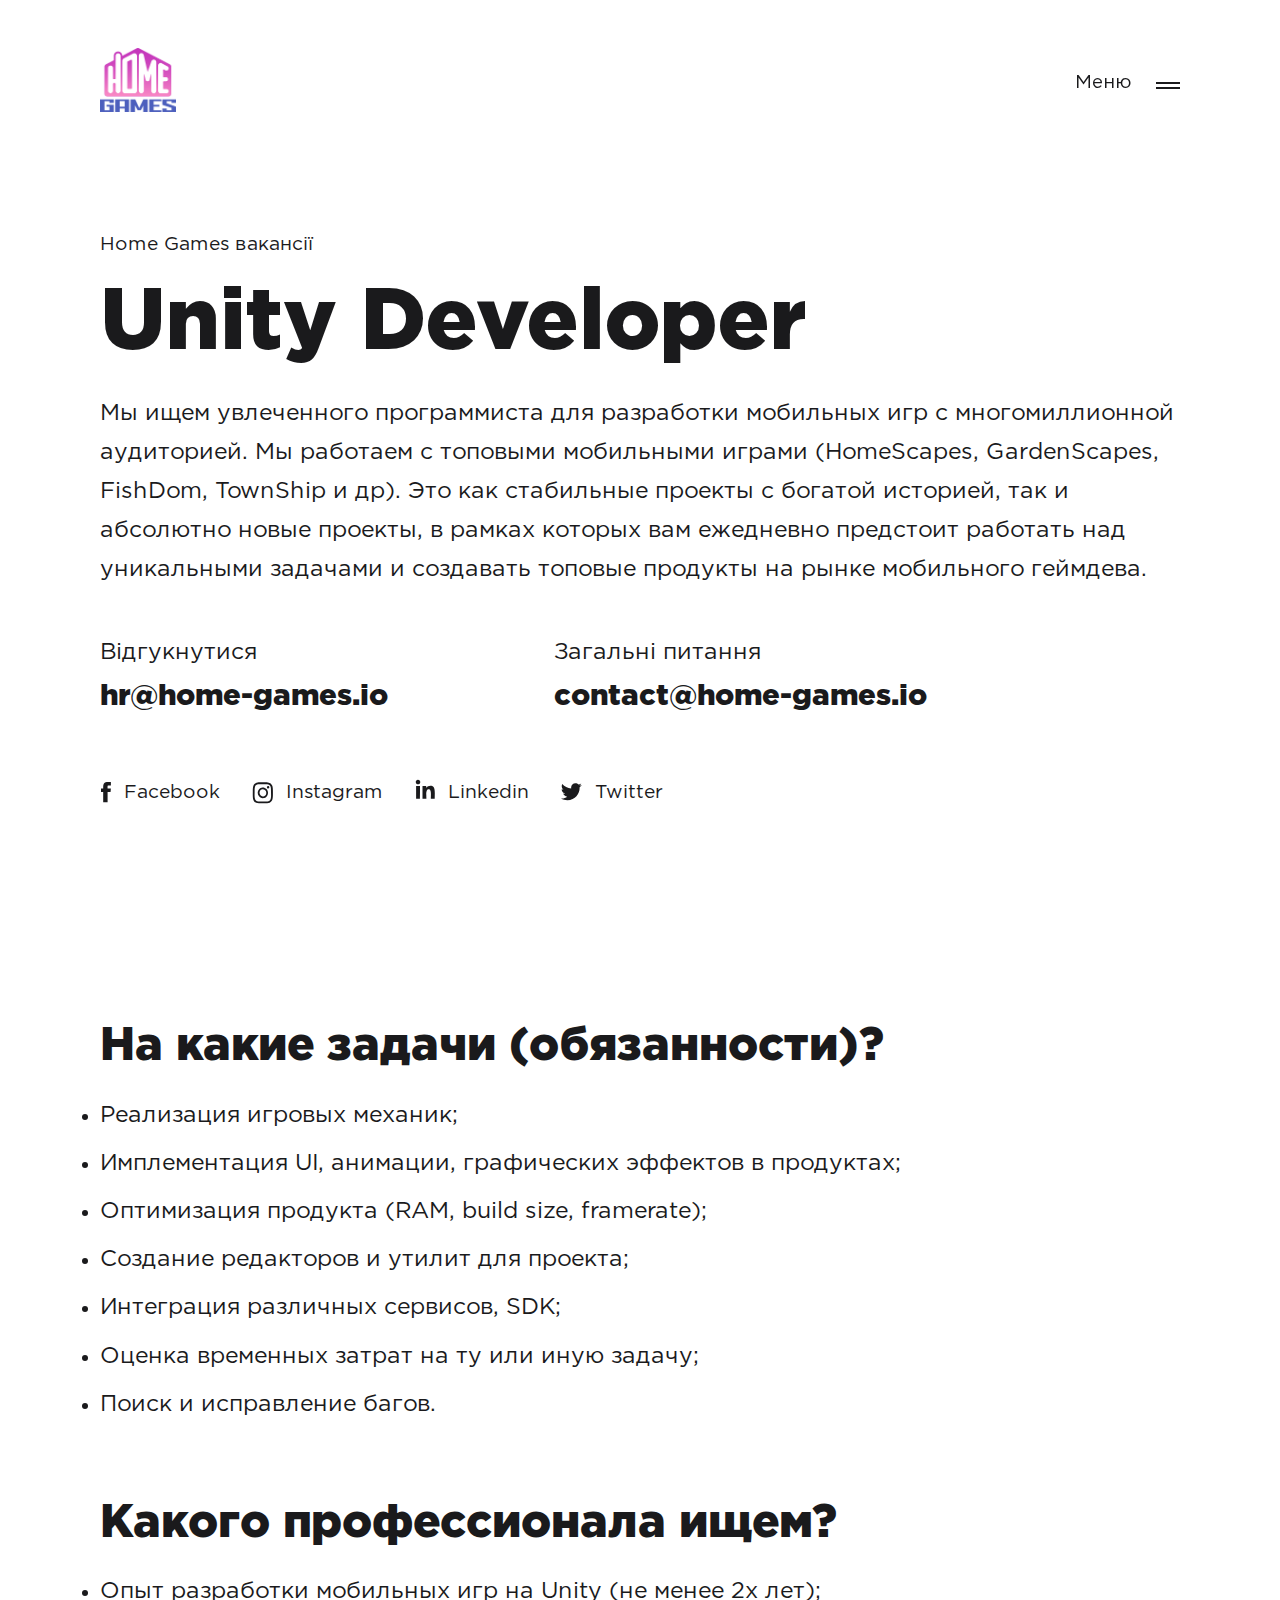
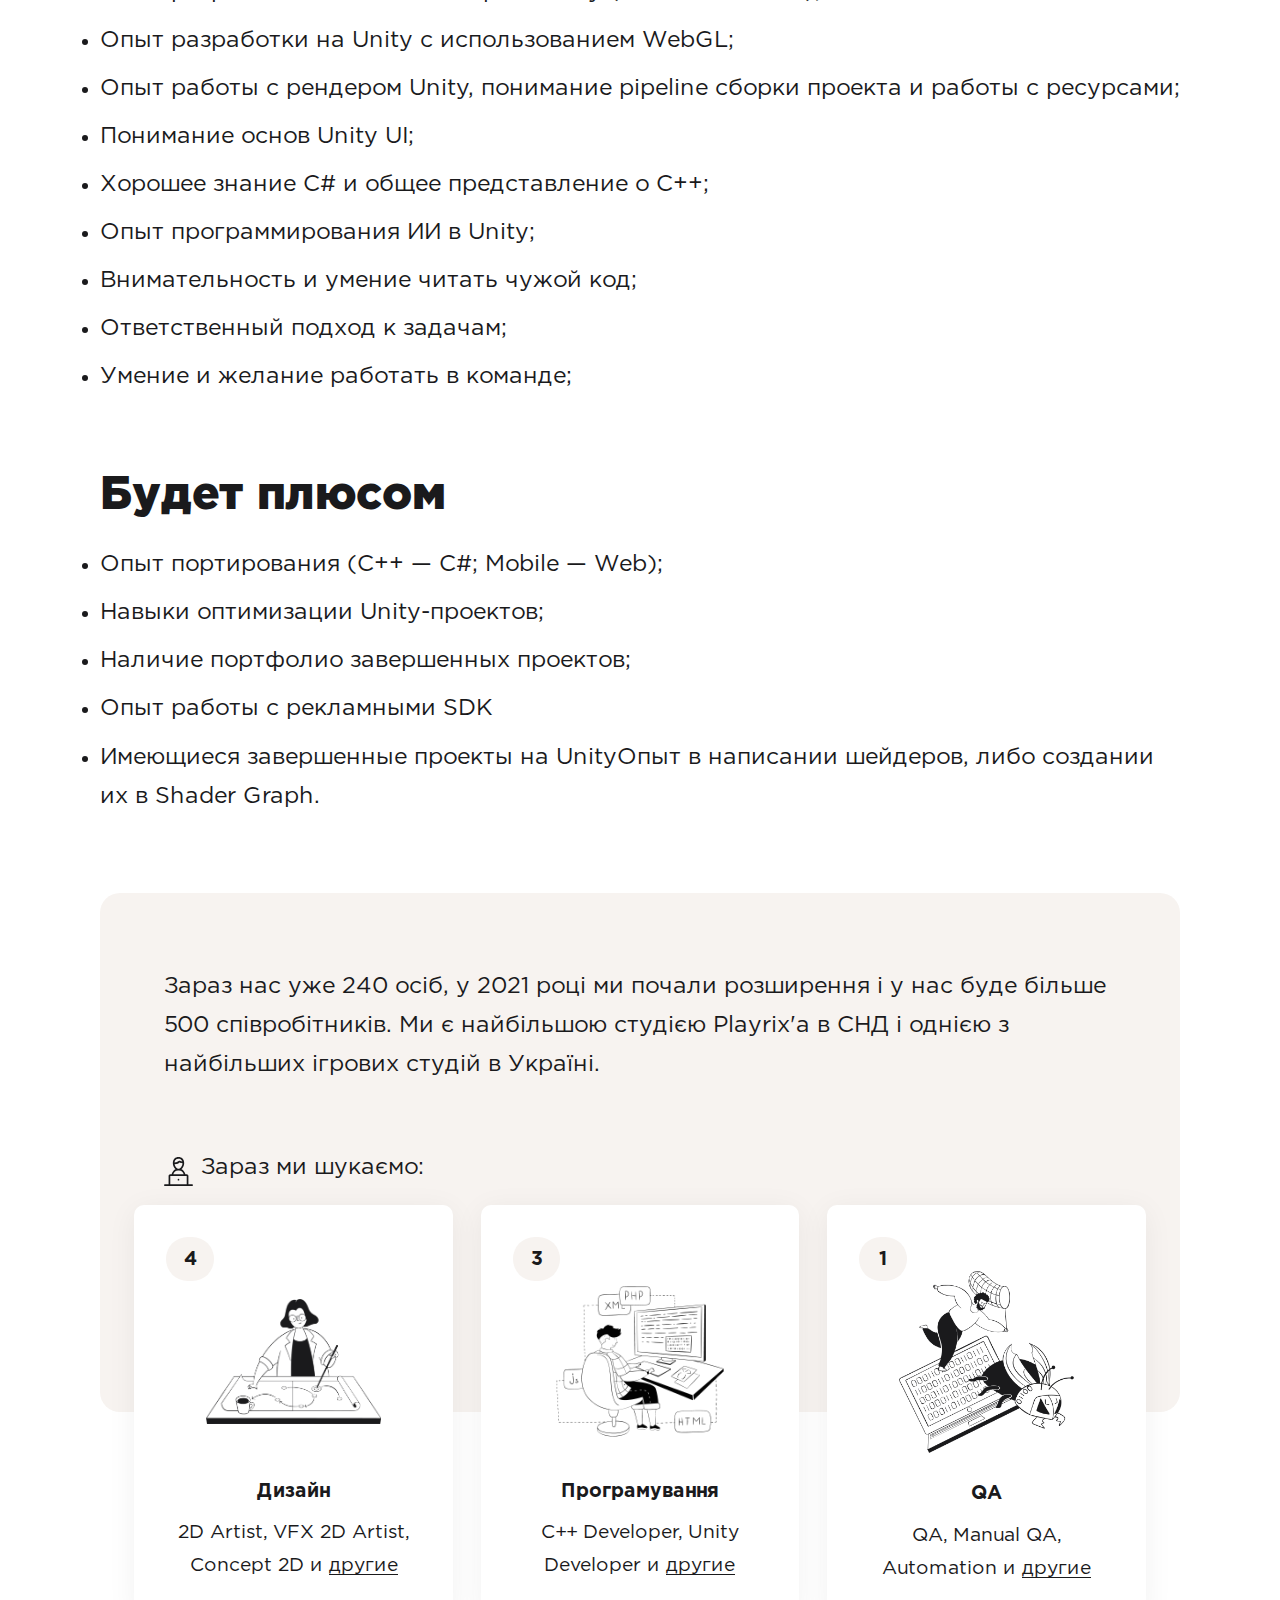
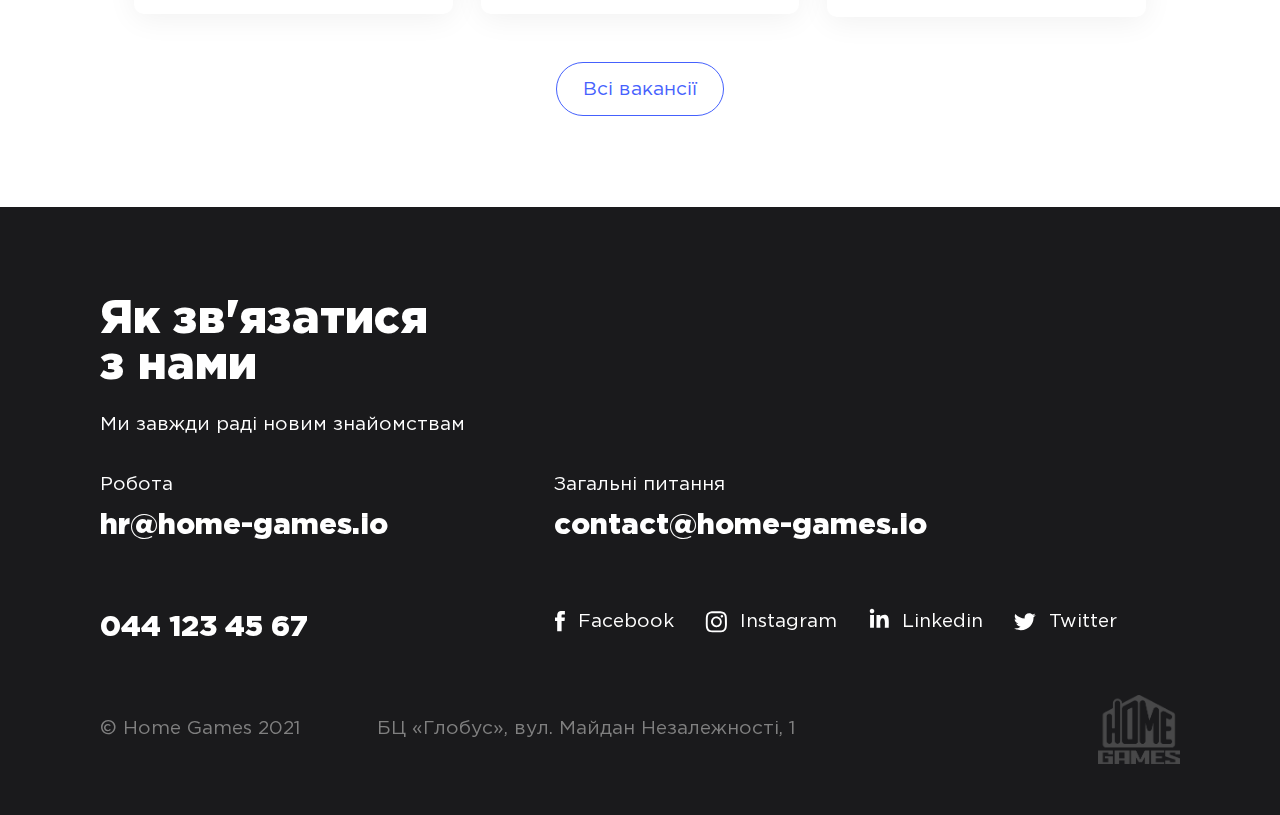
<file: vacancy-Unity_Developer.html>
<!DOCTYPE html>
<html lang="en">
<head>
    <meta charset="UTF-8">
    <meta name="viewport" content="width=device-width, initial-scale=1.0, minimum-scale=1.0, maximum-scale=1.0, user-scalable=no">
    <title>Home Games — Unity Developer</title>
    <link rel="stylesheet" href="css/style.css">
    <link rel="apple-touch-icon" sizes="180x180" href="apple-touch-icon.png">
    <link rel="icon" type="image/png" sizes="32x32" href="favicon-32x32.png">
    <link rel="icon" type="image/png" sizes="16x16" href="favicon-16x16.png">
    <link rel="manifest" href="site.webmanifest">
    <link rel="mask-icon" href="safari-pinned-tab.svg" color="#4c5fbd">
    <meta name="msapplication-TileColor" content="#ffffff">
    <meta name="theme-color" content="#ffffff">
</head>
<body>
<div class="page-container">
    <div class="page">
        <header>
            <div class="wrap">
                <nav class="nav">
                    <a href="vacancies.html" class="nav__item nav__item_highlight"><span class="nav__link">Кар'єра</span><i class="ico ico-career"></i></a>
                    <span class="nav__item" id="open-nav"><span class="nav__link">Меню</span><i class="ico burger"></i></span>
                </nav>
                <a href="index.html" class="logo">
                    <img src="img/logo.png" alt="Home Games">
                </a>
            </div>
        </header>
        <div class="welcome welcome_auto welcome_belt">
            <div class="welcome__inner">
                <div class="wrap">
                    <div class="belt belt_1">
                        <div class="wrap">
                            <div class="tit">
                                <div class="tit-sub">Home Games вакансії</div>
                                Unity Developer
                            </div>
                            <div class="tit-text">
                                Мы ищем увлеченного программиста для разработки мобильных игр с многомиллионной
                                аудиторией. Мы работаем с топовыми мобильными играми (HomeScapes, GardenScapes, FishDom,
                                TownShip и др). Это как стабильные проекты с богатой историей, так и абсолютно новые
                                проекты, в рамках которых вам ежедневно предстоит работать над уникальными задачами и
                                создавать топовые продукты на рынке мобильного геймдева.
                            </div>

                            <div class="contacts">
                                <div class="contacts__row">
                                    <div class="contacts__label">Відгукнутися</div>
                                    <a href="mailto:hr@home-games.io" class="contacts__item"><span class="contacts__link">hr@home-games.io</span></a>
                                </div>
                                <div class="contacts__row contacts__row_double">
                                    <div class="contacts__label">Загальні питання</div>
                                    <a href="mailto:contact@home-games.io" class="contacts__item"><span class="contacts__link">contact@home-games.io</span></a>
                                </div>
                                <div class="contacts__row contacts__row_full">
                                    <div class="social">
                                        <a href="https://www.facebook.com/JoinHomeGames/" class="social__item" target="_blank"><i class="ico ico-facebook"></i><span class="social__link">Facebook</span></a>
                                        <a href="https://www.instagram.com/playrix/" class="social__item" target="_blank"><i class="ico ico-instagram"></i><span class="social__link">Instagram</span></a>
                                        <a href="https://www.linkedin.com/company/home-games-ukraine/" class="social__item" target="_blank"><i class="ico ico-linkedin"></i><span class="social__link">Linkedin</span></a>
                                        <a href="https://twitter.com/playrix" class="social__item" target="_blank"><i class="ico ico-twitter"></i><span class="social__link">Twitter</span></a>
                                    </div>
                                </div>
                            </div>
                        </div>
                    </div>

                </div>
            </div>
        </div>
        <div class="wrap">
            <div class="wrap">
                <div class="tit">На какие задачи (обязанности)?</div>
                <ul class="tit-text paragraph">
                    <li>Реализация игровых механик;</li>
                    <li>Имплементация UI, анимации, графических эффектов в продуктах;</li>
                    <li>Оптимизация продукта (RAM, build size, framerate);</li>
                    <li>Создание редакторов и утилит для проекта;</li>
                    <li>Интеграция различных сервисов, SDK;</li>
                    <li>Оценка временных затрат на ту или иную задачу;</li>
                    <li>Поиск и исправление багов.</li>
                </ul>
                <div class="tit">Какого профессионала ищем?</div>
                <ul class="tit-text paragraph">
                    <li>Опыт разработки мобильных игр на Unity (не менее 2х лет);</li>
                    <li>Опыт разработки на Unity с использованием WebGL;</li>
                    <li>Опыт работы с рендером Unity, понимание pipeline сборки проекта и работы с ресурсами;</li>
                    <li>Понимание основ Unity UI;</li>
                    <li>Хорошее знание C# и общее представление о C++;</li>
                    <li>Опыт программирования ИИ в Unity;</li>
                    <li>Внимательность и умение читать чужой код;</li>
                    <li>Ответственный подход к задачам;</li>
                    <li>Умение и желание работать в команде;</li>
                </ul>
                <div class="tit">Будет плюсом</div>
                <ul class="tit-text paragraph">
                    <li>Опыт портирования (С++ — C#; Mobile — Web);</li>
                    <li>Навыки оптимизации Unity-проектов;</li>
                    <li>Наличие портфолио завершенных проектов;</li>
                    <li>Опыт работы с рекламными SDK</li>
                    <li>Имеющиеся завершенные проекты на UnityОпыт в написании шейдеров, либо создании их в Shader Graph.</li>
                </ul>
            </div>

            <div class="belt-container">
                <div class="belt belt_float_bg">
                    <div class="belt__bg"></div>
                    <div class="wrap">
                        <div class="tit-text tit-text_up">
                            Зараз нас уже 240 осіб, у 2021 році ми почали розширення і у нас буде більше 500
                            співробітників. Ми є найбільшою студією Playrix'а в СНД і однією з найбільших ігрових студій
                            в Україні.
                        </div>
                        <div class="vacancy-categories">
                            <div class="vacancy-categories__tit"><i class="ico ico-career"></i>Зараз ми шукаємо:</div>
                            <div class="vacancy-categories__row">
                                <div class="vacancy-categories__column">
                                    <a class="vacancy-categories__item" href="vacancies.html#vacancy-design">
                                        <span class="counter-container">
                                            <span class="counter">4</span>
                                        </span>
                                        <span class="vacancy-categories__icon">
                                            <img src="img/vacancy-00.png" alt="">
                                        </span>
                                        <span class="vacancy-categories__name">Дизайн</span>
                                        2D Artist, VFX 2D Artist, Concept 2D и <span class="pseudo-link">другие</span>
                                    </a>
                                </div>
                                <div class="vacancy-categories__column">
                                    <a class="vacancy-categories__item" href="vacancies.html#vacancy-programming">
                                        <span class="counter-container">
                                            <span class="counter">3</span>
                                        </span>
                                        <span class="vacancy-categories__icon">
                                            <img src="img/vacancy-03.png" alt="">
                                        </span>
                                        <span class="vacancy-categories__name">Програмування</span>
                                        C++ Developer, Unity Developer и <span class="pseudo-link">другие</span>
                                    </a>
                                </div>
                                <div class="vacancy-categories__column">
                                    <a class="vacancy-categories__item" href="vacancies.html#vacancy-qa">
                                        <span class="counter-container">
                                            <span class="counter">1</span>
                                        </span>
                                        <span class="vacancy-categories__icon">
                                            <img src="img/vacancy-02.png" alt="">
                                        </span>
                                        <span class="vacancy-categories__name">QA</span>
                                        QA, Manual QA, Automation и <span class="pseudo-link">другие</span>
                                    </a>
                                </div>
                            </div>
                        </div>
                    </div>
                </div>
                <a href="vacancies.html" class="button">Всі вакансії</a>
            </div>

            <div class="page__clear"></div>
        </div>
    </div>
    <footer class="footer">
        <div class="footer__row">
            <div class="wrap">
                <div class="tit">
                    Як зв'язатися <br>з нами
                    <div class="tit-sub">Ми завжди раді новим знайомствам</div>
                </div>
            </div>
        </div>
        <div class="footer__row footer__row_center">
            <div class="wrap">
                <div class="contacts">
                    <div class="contacts__row">
                        <div class="contacts__label">Робота</div>
                        <a href="mailto:hr@home-games.io" class="contacts__item"><span class="contacts__link">hr@home-games.io</span></a>
                    </div>
                    <div class="contacts__row contacts__row_double">
                        <div class="contacts__label">Загальні питання</div>
                        <a href="mailto:contact@home-games.io" class="contacts__item"><span class="contacts__link">contact@home-games.io</span></a>
                    </div>
                    <div class="contacts__row">
                        <a href="tel:044 123 45 67" class="contacts__item"><span class="contacts__link">044 123 45 67</span></a>
                    </div>
                    <div class="contacts__row contacts__row_double">
                        <div class="social">
                            <a href="https://www.facebook.com/JoinHomeGames/" class="social__item" target="_blank"><i class="ico ico-facebook"></i><span class="social__link">Facebook</span></a>
                            <a href="https://www.instagram.com/playrix/" class="social__item" target="_blank"><i class="ico ico-instagram"></i><span class="social__link">Instagram</span></a>
                            <a href="https://www.linkedin.com/company/home-games-ukraine/" class="social__item" target="_blank"><i class="ico ico-linkedin"></i><span class="social__link">Linkedin</span></a>
                            <a href="https://twitter.com/playrix" class="social__item" target="_blank"><i class="ico ico-twitter"></i><span class="social__link">Twitter</span></a>
                        </div>
                    </div>
                </div>
            </div>
        </div>
        <div class="footer__row footer__row_last">
            <div class="wrap">
                <div class="footer__cell">
                    &copy; Home Games 2021
                </div>
                <div class="footer__cell">
                    БЦ «Глобус», вул. Майдан Незалежності, 1
                </div>
                <a href="index.html" class="logo">
                    <img src="img/logo-dark.png" alt="Home Games">
                </a>
            </div>
        </div>
    </footer>
    <div class="footer__spacer"></div>
</div>
<div class="burger-menu">
    <div class="burger-menu__menu">
        <div class="burger-menu__inner">
            <div class="burger-menu__row_single">
                <div class="burger-menu__close close-burger"><i class="ico ico-close"></i></div>
            </div>
            <div class="burger-menu__row">
                <a href="index.html" class="burger-menu__item"><span class="burger-menu__link">Головна</span></a>
                <a href="vacancies.html" class="burger-menu__item"><i class="ico ico-career"></i><span class="burger-menu__link">Кар'єра</span></a>
                <a href="about.html" class="burger-menu__item"><span class="burger-menu__link">Про Home Games</span></a>
                <a href="games.html" class="burger-menu__item"><span class="burger-menu__link">Наші ігри</span></a>
            </div>
            <div class="burger-menu__row_single">
                <div class="social">
                    <a href="https://www.facebook.com/JoinHomeGames/" class="social__item" target="_blank"><i class="ico ico-facebook"></i><span class="social__link">Facebook</span></a>
                    <a href="https://www.instagram.com/playrix/" class="social__item" target="_blank"><i class="ico ico-instagram"></i><span class="social__link">Instagram</span></a>
                    <a href="https://www.linkedin.com/company/home-games-ukraine/" class="social__item" target="_blank"><i class="ico ico-linkedin"></i><span class="social__link">Linkedin</span></a>
                    <a href="https://twitter.com/playrix" class="social__item" target="_blank"><i class="ico ico-twitter"></i><span class="social__link">Twitter</span></a>
                </div>
            </div>
        </div>
    </div>
    <div class="burger-menu__overlay close-burger"></div>
</div>
</body>

<script src="js/client.js"></script>

</html>
</file>
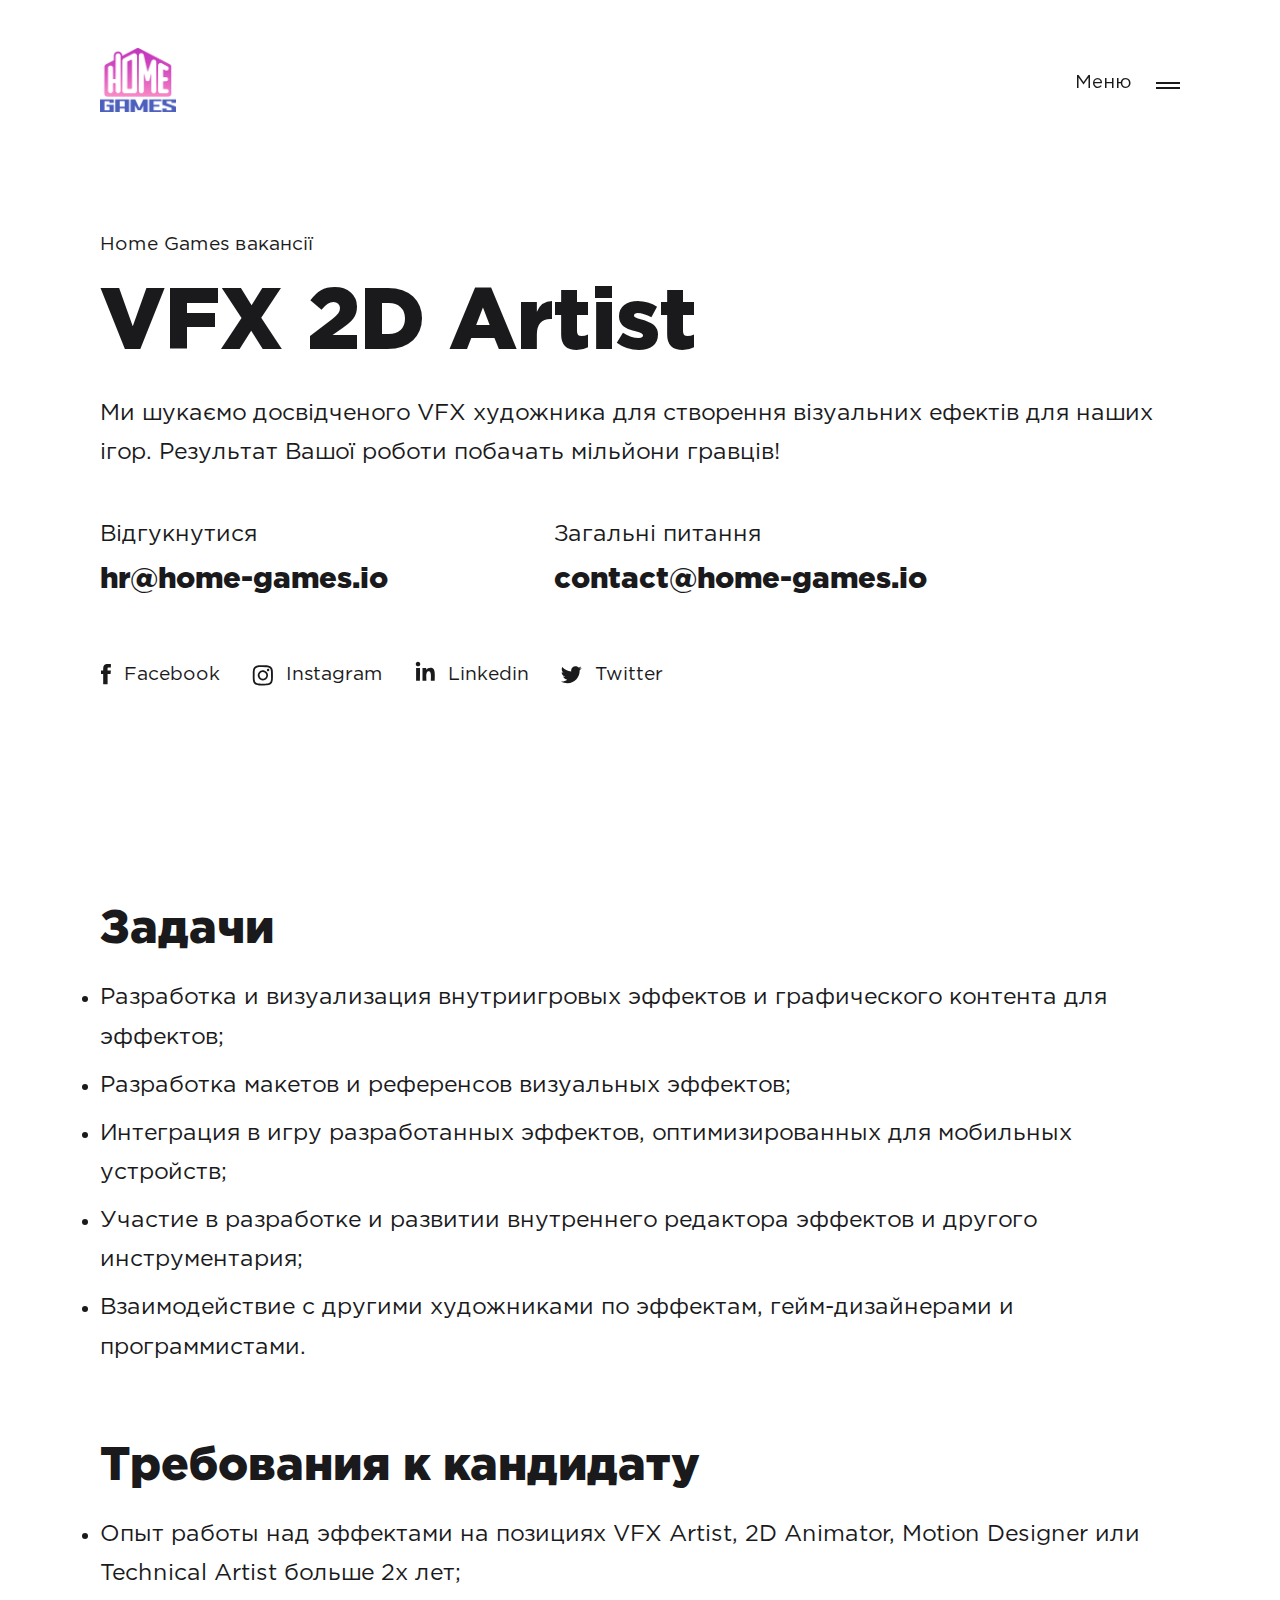
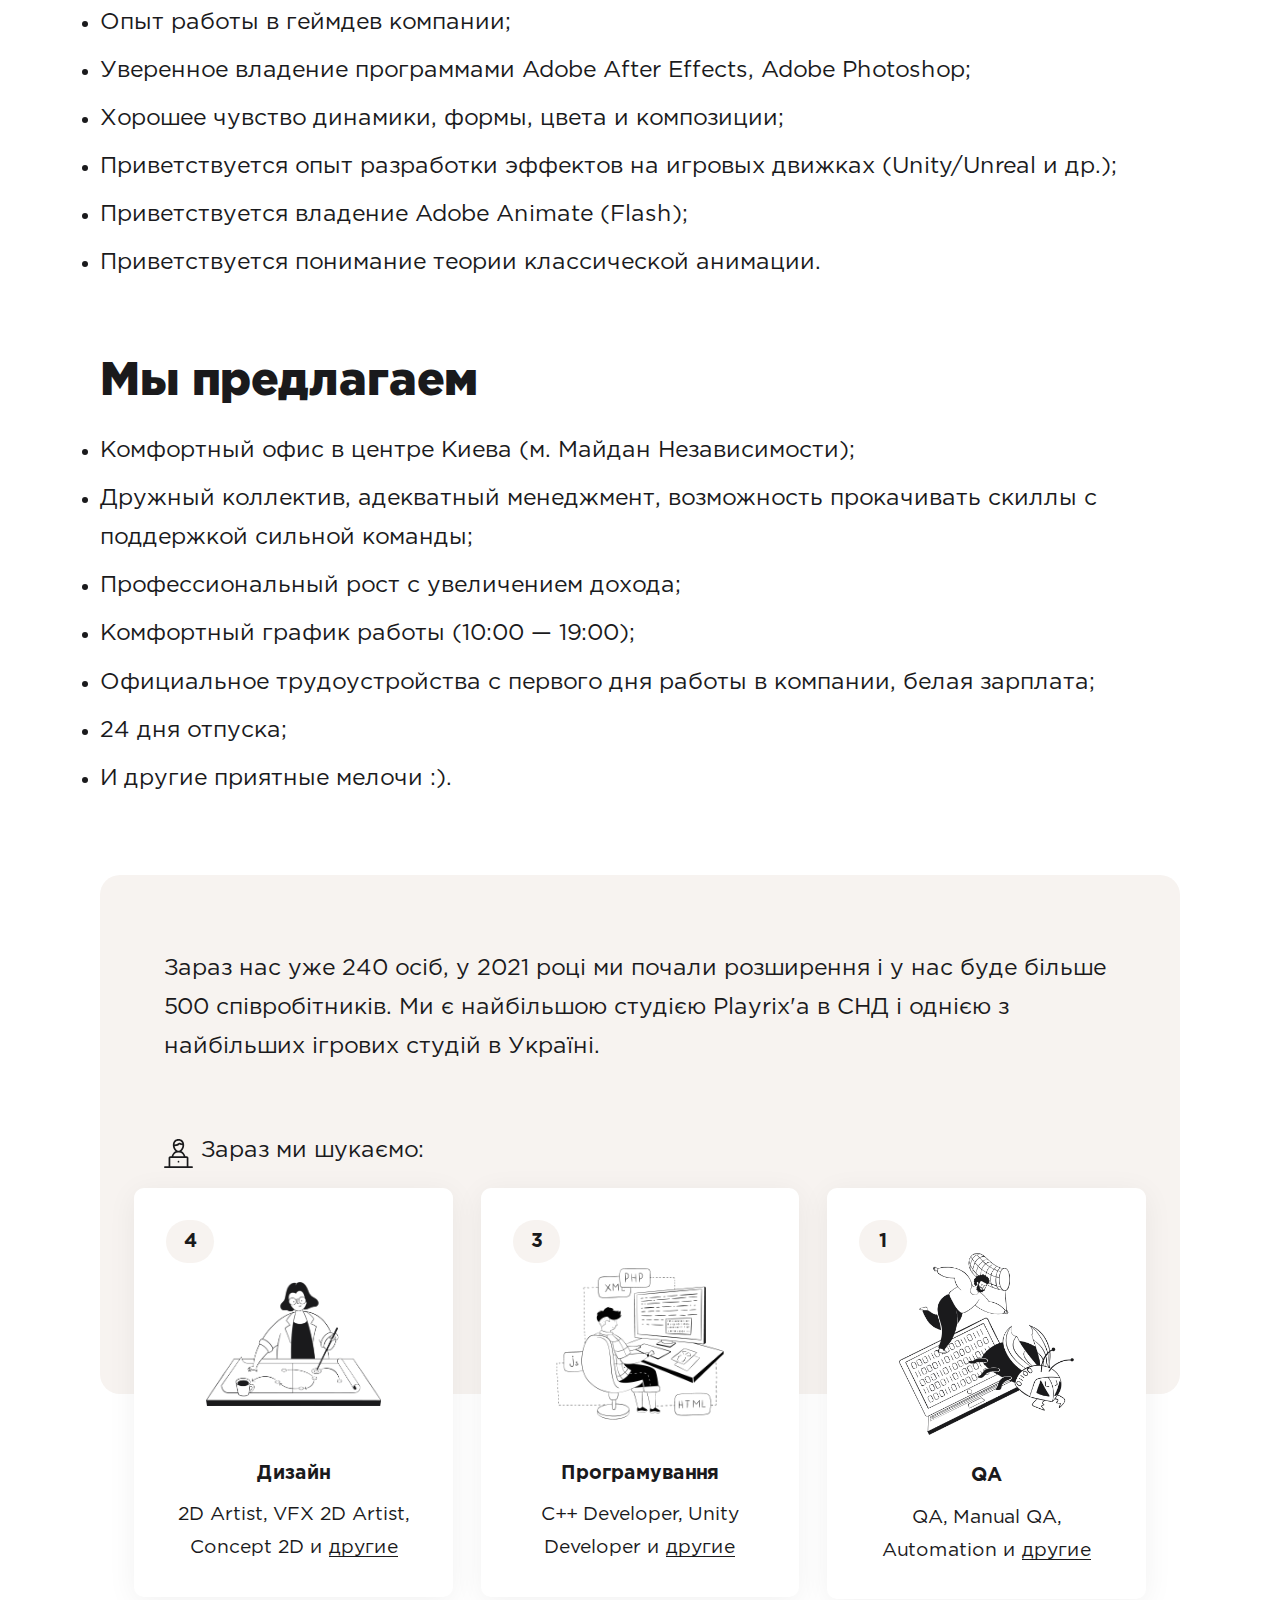
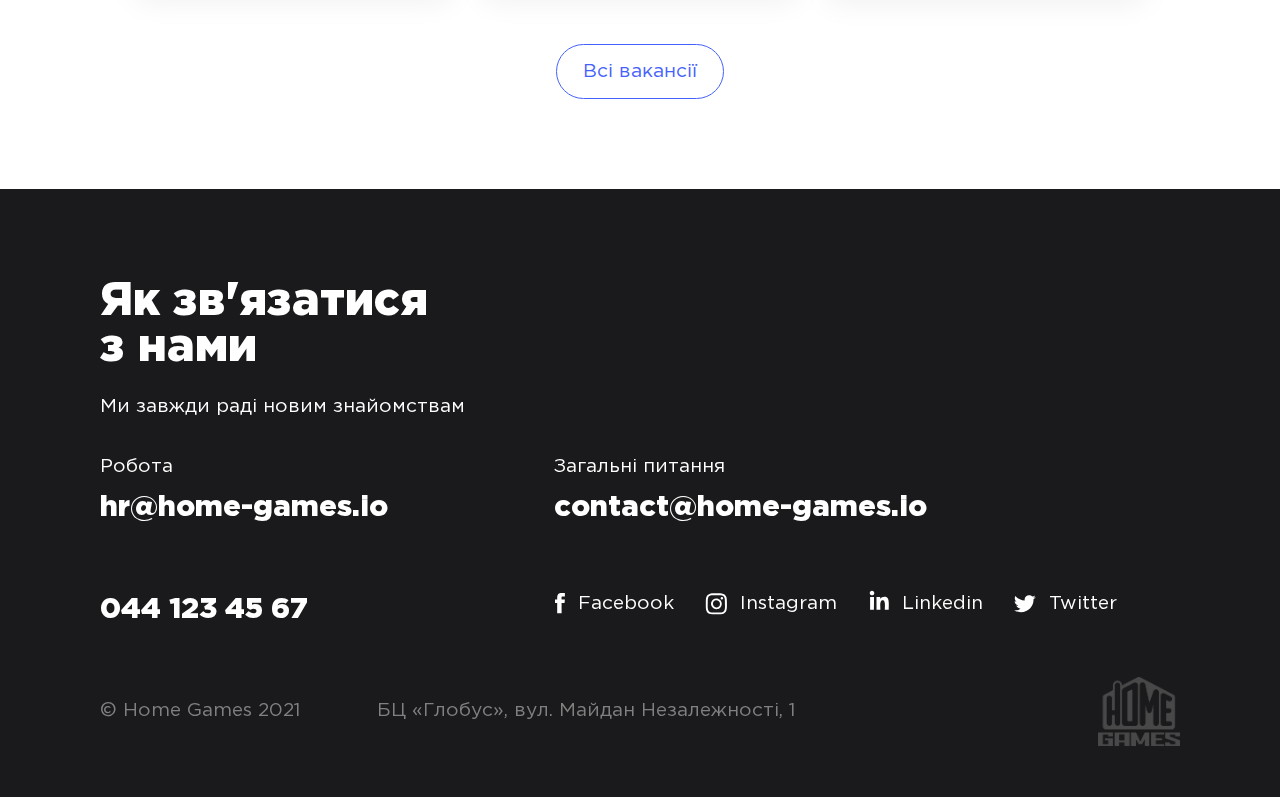
<file: vacancy-VFX_2D_Artist.html>
<!DOCTYPE html>
<html lang="en">
<head>
    <meta charset="UTF-8">
    <meta name="viewport" content="width=device-width, initial-scale=1.0, minimum-scale=1.0, maximum-scale=1.0, user-scalable=no">
    <title>Home Games — VFX 2D Artist</title>
    <link rel="stylesheet" href="css/style.css">
    <link rel="apple-touch-icon" sizes="180x180" href="apple-touch-icon.png">
    <link rel="icon" type="image/png" sizes="32x32" href="favicon-32x32.png">
    <link rel="icon" type="image/png" sizes="16x16" href="favicon-16x16.png">
    <link rel="manifest" href="site.webmanifest">
    <link rel="mask-icon" href="safari-pinned-tab.svg" color="#4c5fbd">
    <meta name="msapplication-TileColor" content="#ffffff">
    <meta name="theme-color" content="#ffffff">
</head>
<body>
<div class="page-container">
    <div class="page">
        <header>
            <div class="wrap">
                <nav class="nav">
                    <a href="vacancies.html" class="nav__item nav__item_highlight"><span class="nav__link">Кар'єра</span><i class="ico ico-career"></i></a>
                    <span class="nav__item" id="open-nav"><span class="nav__link">Меню</span><i class="ico burger"></i></span>
                </nav>
                <a href="index.html" class="logo">
                    <img src="img/logo.png" alt="Home Games">
                </a>
            </div>
        </header>
        <div class="welcome welcome_auto welcome_belt">
            <div class="welcome__inner">
                <div class="wrap">
                    <div class="belt belt_1">
                        <div class="wrap">
                            <div class="tit">
                                <div class="tit-sub">Home Games вакансії</div>
                                VFX 2D Artist
                            </div>
                            <div class="tit-text">
                                Ми шукаємо досвідченого VFX художника для створення візуальних ефектів для наших ігор.
                                Результат Вашої роботи побачать мільйони гравців!
                            </div>

                            <div class="contacts">
                                <div class="contacts__row">
                                    <div class="contacts__label">Відгукнутися</div>
                                    <a href="mailto:hr@home-games.io" class="contacts__item"><span class="contacts__link">hr@home-games.io</span></a>
                                </div>
                                <div class="contacts__row contacts__row_double">
                                    <div class="contacts__label">Загальні питання</div>
                                    <a href="mailto:contact@home-games.io" class="contacts__item"><span class="contacts__link">contact@home-games.io</span></a>
                                </div>
                                <div class="contacts__row contacts__row_full">
                                    <div class="social">
                                        <a href="https://www.facebook.com/JoinHomeGames/" class="social__item" target="_blank"><i class="ico ico-facebook"></i><span class="social__link">Facebook</span></a>
                                        <a href="https://www.instagram.com/playrix/" class="social__item" target="_blank"><i class="ico ico-instagram"></i><span class="social__link">Instagram</span></a>
                                        <a href="https://www.linkedin.com/company/home-games-ukraine/" class="social__item" target="_blank"><i class="ico ico-linkedin"></i><span class="social__link">Linkedin</span></a>
                                        <a href="https://twitter.com/playrix" class="social__item" target="_blank"><i class="ico ico-twitter"></i><span class="social__link">Twitter</span></a>
                                    </div>
                                </div>
                            </div>
                        </div>
                    </div>

                </div>
            </div>
        </div>
        <div class="wrap">
            <div class="wrap">
                <div class="tit">Задачи</div>
                <ul class="tit-text paragraph">
                    <li>Разработка и визуализация внутриигровых эффектов и графического контента для эффектов;</li>
                    <li>Разработка макетов и референсов визуальных эффектов;</li>
                    <li>Интеграция в игру разработанных эффектов, оптимизированных для мобильных устройств;</li>
                    <li>Участие в разработке и развитии внутреннего редактора эффектов и другого инструментария;</li>
                    <li>Взаимодействие с другими художниками по эффектам, гейм-дизайнерами и программистами.</li>
                </ul>
                <div class="tit">Требования к кандидату</div>
                <ul class="tit-text paragraph">
                    <li>Опыт работы над эффектами на позициях VFX Artist, 2D Animator, Motion Designer или Technical Artist больше 2х лет;</li>
                    <li>Опыт работы в геймдев компании;</li>
                    <li>Уверенное владение программами Adobe After Effects, Adobe Photoshop;</li>
                    <li>Хорошее чувство динамики, формы, цвета и композиции;</li>
                    <li>Приветствуется опыт разработки эффектов на игровых движках (Unity/Unreal и др.);</li>
                    <li>Приветствуется владение Adobe Animate (Flash);</li>
                    <li>Приветствуется понимание теории классической анимации.</li>
                </ul>
                <div class="tit">Мы предлагаем</div>
                <ul class="tit-text paragraph">
                    <li>Комфортный офис в центре Киева (м. Майдан Независимости);</li>
                    <li>Дружный коллектив, адекватный менеджмент, возможность прокачивать скиллы с поддержкой сильной команды;</li>
                    <li>Профессиональный рост с увеличением дохода;</li>
                    <li>Комфортный график работы (10:00 — 19:00);</li>
                    <li>Официальное трудоустройства с первого дня работы в компании, белая зарплата;</li>
                    <li>24 дня отпуска;</li>
                    <li>И другие приятные мелочи :).</li>
                </ul>
            </div>

            <div class="belt-container">
                <div class="belt belt_float_bg">
                    <div class="belt__bg"></div>
                    <div class="wrap">
                        <div class="tit-text tit-text_up">
                            Зараз нас уже 240 осіб, у 2021 році ми почали розширення і у нас буде більше 500
                            співробітників. Ми є найбільшою студією Playrix'а в СНД і однією з найбільших ігрових студій
                            в Україні.
                        </div>
                        <div class="vacancy-categories">
                            <div class="vacancy-categories__tit"><i class="ico ico-career"></i>Зараз ми шукаємо:</div>
                            <div class="vacancy-categories__row">
                                <div class="vacancy-categories__column">
                                    <a class="vacancy-categories__item" href="vacancies.html#vacancy-design">
                                        <span class="counter-container">
                                            <span class="counter">4</span>
                                        </span>
                                        <span class="vacancy-categories__icon">
                                            <img src="img/vacancy-00.png" alt="">
                                        </span>
                                        <span class="vacancy-categories__name">Дизайн</span>
                                        2D Artist, VFX 2D Artist, Concept 2D и <span class="pseudo-link">другие</span>
                                    </a>
                                </div>
                                <div class="vacancy-categories__column">
                                    <a class="vacancy-categories__item" href="vacancies.html#vacancy-programming">
                                        <span class="counter-container">
                                            <span class="counter">3</span>
                                        </span>
                                        <span class="vacancy-categories__icon">
                                            <img src="img/vacancy-03.png" alt="">
                                        </span>
                                        <span class="vacancy-categories__name">Програмування</span>
                                        C++ Developer, Unity Developer и <span class="pseudo-link">другие</span>
                                    </a>
                                </div>
                                <div class="vacancy-categories__column">
                                    <a class="vacancy-categories__item" href="vacancies.html#vacancy-qa">
                                        <span class="counter-container">
                                            <span class="counter">1</span>
                                        </span>
                                        <span class="vacancy-categories__icon">
                                            <img src="img/vacancy-02.png" alt="">
                                        </span>
                                        <span class="vacancy-categories__name">QA</span>
                                        QA, Manual QA, Automation и <span class="pseudo-link">другие</span>
                                    </a>
                                </div>
                            </div>
                        </div>
                    </div>
                </div>
                <a href="vacancies.html" class="button">Всі вакансії</a>
            </div>

            <div class="page__clear"></div>
        </div>
    </div>
    <footer class="footer">
        <div class="footer__row">
            <div class="wrap">
                <div class="tit">
                    Як зв'язатися <br>з нами
                    <div class="tit-sub">Ми завжди раді новим знайомствам</div>
                </div>
            </div>
        </div>
        <div class="footer__row footer__row_center">
            <div class="wrap">
                <div class="contacts">
                    <div class="contacts__row">
                        <div class="contacts__label">Робота</div>
                        <a href="mailto:hr@home-games.io" class="contacts__item"><span class="contacts__link">hr@home-games.io</span></a>
                    </div>
                    <div class="contacts__row contacts__row_double">
                        <div class="contacts__label">Загальні питання</div>
                        <a href="mailto:contact@home-games.io" class="contacts__item"><span class="contacts__link">contact@home-games.io</span></a>
                    </div>
                    <div class="contacts__row">
                        <a href="tel:044 123 45 67" class="contacts__item"><span class="contacts__link">044 123 45 67</span></a>
                    </div>
                    <div class="contacts__row contacts__row_double">
                        <div class="social">
                            <a href="https://www.facebook.com/JoinHomeGames/" class="social__item" target="_blank"><i class="ico ico-facebook"></i><span class="social__link">Facebook</span></a>
                            <a href="https://www.instagram.com/playrix/" class="social__item" target="_blank"><i class="ico ico-instagram"></i><span class="social__link">Instagram</span></a>
                            <a href="https://www.linkedin.com/company/home-games-ukraine/" class="social__item" target="_blank"><i class="ico ico-linkedin"></i><span class="social__link">Linkedin</span></a>
                            <a href="https://twitter.com/playrix" class="social__item" target="_blank"><i class="ico ico-twitter"></i><span class="social__link">Twitter</span></a>
                        </div>
                    </div>
                </div>
            </div>
        </div>
        <div class="footer__row footer__row_last">
            <div class="wrap">
                <div class="footer__cell">
                    &copy; Home Games 2021
                </div>
                <div class="footer__cell">
                    БЦ «Глобус», вул. Майдан Незалежності, 1
                </div>
                <a href="index.html" class="logo">
                    <img src="img/logo-dark.png" alt="Home Games">
                </a>
            </div>
        </div>
    </footer>
    <div class="footer__spacer"></div>
</div>
<div class="burger-menu">
    <div class="burger-menu__menu">
        <div class="burger-menu__inner">
            <div class="burger-menu__row_single">
                <div class="burger-menu__close close-burger"><i class="ico ico-close"></i></div>
            </div>
            <div class="burger-menu__row">
                <a href="index.html" class="burger-menu__item"><span class="burger-menu__link">Головна</span></a>
                <a href="vacancies.html" class="burger-menu__item"><i class="ico ico-career"></i><span class="burger-menu__link">Кар'єра</span></a>
                <a href="about.html" class="burger-menu__item"><span class="burger-menu__link">Про Home Games</span></a>
                <a href="games.html" class="burger-menu__item"><span class="burger-menu__link">Наші ігри</span></a>
            </div>
            <div class="burger-menu__row_single">
                <div class="social">
                    <a href="https://www.facebook.com/JoinHomeGames/" class="social__item" target="_blank"><i class="ico ico-facebook"></i><span class="social__link">Facebook</span></a>
                    <a href="https://www.instagram.com/playrix/" class="social__item" target="_blank"><i class="ico ico-instagram"></i><span class="social__link">Instagram</span></a>
                    <a href="https://www.linkedin.com/company/home-games-ukraine/" class="social__item" target="_blank"><i class="ico ico-linkedin"></i><span class="social__link">Linkedin</span></a>
                    <a href="https://twitter.com/playrix" class="social__item" target="_blank"><i class="ico ico-twitter"></i><span class="social__link">Twitter</span></a>
                </div>
            </div>
        </div>
    </div>
    <div class="burger-menu__overlay close-burger"></div>
</div>
</body>

<script src="js/client.js"></script>

</html>
</file>
<file: css/style.css>
@font-face {
  font-family: 'Gotham Pro';
  src: url("../fonts/GothamPro-Black.woff2") format('woff2'), url("../fonts/GothamPro-Black.woff") format('woff');
  font-weight: 900;
  font-style: normal;
  font-stretch: normal;
  font-display: swap;
}
@font-face {
  font-family: 'Gotham Pro';
  src: url("../fonts/GothamPro.woff2") format('woff2'), url("../fonts/GothamPro.woff") format('woff');
  font-weight: normal;
  font-style: normal;
  font-stretch: normal;
  font-display: swap;
}
@font-face {
  font-family: 'Gotham Pro';
  src: url("../fonts/GothamPro-Bold.woff2") format('woff2'), url("../fonts/GothamPro-Bold.woff") format('woff');
  font-weight: 700;
  font-style: normal;
  font-stretch: normal;
  font-display: swap;
}
html,
body,
div,
span,
applet,
object,
iframe,
h1,
h2,
h3,
h4,
h5,
h6,
p,
blockquote,
pre,
a,
abbr,
acronym,
address,
big,
cite,
code,
del,
dfn,
em,
img,
ins,
kbd,
q,
s,
samp,
small,
strike,
strong,
sub,
sup,
tt,
var,
b,
u,
i,
center,
dl,
dt,
dd,
ol,
ul,
li,
fieldset,
form,
label,
legend,
table,
caption,
tbody,
tfoot,
thead,
tr,
th,
td,
article,
aside,
canvas,
details,
embed,
figure,
figcaption,
footer,
header,
menu,
nav,
output,
ruby,
section,
summary,
time,
mark,
audio,
video {
  margin: 0;
  padding: 0;
  border: 0;
  font: inherit;
  font-size: 100%;
  vertical-align: baseline;
}
html {
  line-height: 1;
}
ol,
ul {
  list-style: none;
}
table {
  border-collapse: collapse;
  border-spacing: 0;
}
caption,
th,
td {
  text-align: left;
  font-weight: normal;
  vertical-align: middle;
}
q,
blockquote {
  quotes: none;
}
q:before,
q:after,
blockquote:before,
blockquote:after {
  content: "";
  content: none;
}
a {
  text-decoration: none;
  outline: none;
}
a img {
  border: none;
}
article,
aside,
details,
figcaption,
figure,
footer,
header,
main,
menu,
nav,
section,
summary {
  display: block;
}
button::-moz-focus-inner,
input[type="reset"]::-moz-focus-inner,
input[type="button"]::-moz-focus-inner,
input[type="submit"]::-moz-focus-inner {
  border: none;
  padding: 0;
}
html {
  height: 100%;
  -webkit-font-smoothing: antialiased;
  -webkit-tap-highlight-color: transparent;
  -ms-text-size-adjust: 100%;
  -webkit-text-size-adjust: 100%;
  -webkit-font-smoothing: antialiased;
  -moz-osx-font-smoothing: grayscale;
}
body {
  font-family: 'Gotham Pro', sans-serif;
  text-rendering: optimizeLegibility;
  -webkit-font-smoothing: antialiased;
  -webkit-backface-visibility: hidden;
  font-size: 1.8vmax;
  font-weight: normal;
  height: 100%;
  min-height: 500px;
  text-align: left;
  line-height: 1.7;
  background: #1a1a1c;
  color: #1a1a1c;
}
.burger-open {
  overflow: hidden;
}
.page-container {
  position: relative;
  overflow: hidden;
  z-index: 2;
  -webkit-font-smoothing: antialiased;
  -webkit-tap-highlight-color: transparent;
  -ms-text-size-adjust: 100%;
  -webkit-text-size-adjust: 100%;
  -webkit-font-smoothing: antialiased;
  -moz-osx-font-smoothing: grayscale;
}
.page {
  position: relative;
  overflow: hidden;
  z-index: 2;
  width: 100%;
  min-height: 10vh;
  background: #fff;
  box-shadow: 0 50px 30px #1a1a1c;
  -webkit-font-smoothing: antialiased;
  -webkit-tap-highlight-color: transparent;
  -ms-text-size-adjust: 100%;
  -webkit-text-size-adjust: 100%;
  -webkit-font-smoothing: antialiased;
  -moz-osx-font-smoothing: grayscale;
}
@media screen and (max-aspect-ratio: 16/11) {
  .page {
    box-shadow: none !important;
  }
}
.page__clear {
  clear: both;
  height: 1px;
  width: 100%;
}
.wrap {
  position: relative;
  z-index: 2;
  flex: 1;
  margin: 0 7.8vmax;
}
.footer__row_center {
  display: flex;
}
.footer__row_last .wrap {
  display: flex;
  flex-direction: row;
  flex-wrap: nowrap;
  justify-content: center;
  align-items: center;
  align-content: center;
}
@media screen and (max-aspect-ratio: 16/11) {
  .wrap .wrap {
    margin: 0;
  }
  .belt .wrap {
    margin: 0 5vmax;
  }
  .welcome .wrap .wrap {
    margin: 0;
  }
}
@media only screen and (max-width: 900px) {
  .wrap {
    margin: 0 4vmax;
  }
  .wrap .wrap {
    margin: 0;
  }
  .belt .wrap {
    margin: 0 5vmax;
  }
  .welcome .wrap .wrap {
    margin: 0 5vmax;
  }
}
@media only screen and (max-width: 750px) {
  .welcome .wrap .wrap {
    margin: 0;
  }
}
@media only screen and (max-width: 500px) {
  .footer__row_last .wrap {
    flex-direction: column;
    align-items: flex-start;
  }
  .belt-list .belt .wrap {
    margin: 0 2.8vmax;
  }
}
.welcome {
  display: flex;
  flex-direction: column;
  flex-wrap: nowrap;
  justify-content: center;
  align-items: stretch;
  align-content: stretch;
  height: 76vh;
  min-height: 500px;
  padding: 8vmax 0 1vmax 0;
}
.welcome__inner {
  flex: 0 1 auto;
  width: 100%;
}
.welcome_belt {
  padding-top: 10vmax;
}
.welcome_auto {
  height: auto;
  min-height: 0;
  margin-bottom: 4vmax;
}
.welcome_auto.welcome_belt {
  padding-top: 12vmax;
}
@media screen and (max-aspect-ratio: 16/11) {
  .welcome {
    height: auto;
    min-height: 60vh;
  }
}
.button,
.button:visited,
.button:focus,
.button:link {
  font-family: 'Gotham Pro', sans-serif;
  text-rendering: optimizeLegibility;
  -webkit-font-smoothing: antialiased;
  -webkit-backface-visibility: hidden;
  font-size: 1.5vmax;
  font-weight: 400;
  position: relative;
  display: inline-block;
  margin: 0;
  padding: 0 2vmax;
  height: 4.1vmax;
  -webkit-box-sizing: content-box;
  -moz-box-sizing: content-box;
  -o-box-sizing: content-box;
  -ms-box-sizing: content-box;
  box-sizing: content-box;
  cursor: pointer;
  outline: none;
  text-align: center;
  text-decoration: none;
  white-space: nowrap;
  line-height: 4.2vmax;
  vertical-align: top;
  background: none;
  border: 1px solid #4561fd;
  border-radius: 3vmax;
  color: #4561fd;
  -webkit-user-select: none;
  -moz-user-select: none;
  -o-user-select: none;
  -ms-user-select: none;
  user-select: none;
  transition: color 0.2s ease, background 0.2s ease;
}
.button:hover {
  text-decoration: none;
  background: #4561fd;
  color: #fff;
}
.link,
.link:link,
.link:visited,
.link:focus {
  color: #4561fd;
}
.link__text {
  position: relative;
  display: inline-block;
  color: inherit;
}
.link__text:before {
  position: absolute;
  bottom: 0;
  left: 0;
  width: 0%;
  height: 1px;
  content: '';
  border-bottom: 1px solid;
  transition: width 0.2s ease;
}
.link:hover .link__text:before {
  width: 100%;
}
.ico {
  position: relative;
  display: inline-block;
  vertical-align: middle;
}
.burger {
  width: 1.9vmax;
  height: 0.3vmax;
  border-top: 2px solid #1a1a1c;
  border-bottom: 2px solid #1a1a1c;
  transition: border 0.2s ease;
}
.nav__item:hover .burger {
  border-color: #4561fd;
}
.nav__item .ico {
  margin-left: 1.87vmax;
}
.ico-career {
  width: 2.3vmax;
  height: 2.3vmax;
  background: url("../img/career.svg") no-repeat;
}
.burger-menu__item .ico-career {
  position: absolute;
  top: 2vmax;
  right: 100%;
  margin-right: 1vmax;
}
.vacancy-categories__tit .ico-career {
  margin-right: 0.6vmax;
}
.nav .ico-career {
  background: url("../img/career-link.svg") no-repeat;
}
.social__item .ico {
  margin-right: 1vmax;
}
.ico-facebook {
  top: -0.1vmax;
  width: 0.9vmax;
  height: 1.7vmax;
  background: url("../img/social-facebook.svg") no-repeat;
}
.footer .ico-facebook {
  background: url("../img/social-facebook_invert.svg") no-repeat;
}
.ico-instagram {
  width: 1.7vmax;
  height: 1.7vmax;
  background: url("../img/social-instagram.svg") no-repeat;
}
.footer .ico-instagram {
  background: url("../img/social-instagram_invert.svg") no-repeat;
}
.ico-linkedin {
  top: -0.3vmax;
  width: 1.6vmax;
  height: 1.6vmax;
  background: url("../img/social-linkedin.svg") no-repeat;
}
.footer .ico-linkedin {
  background: url("../img/social-linkedin_invert.svg") no-repeat;
}
.ico-twitter {
  width: 1.7vmax;
  height: 1.5vmax;
  background: url("../img/social-twitter.svg") no-repeat;
}
.footer .ico-twitter {
  background: url("../img/social-twitter_invert.svg") no-repeat;
}
.link-arrow {
  width: 2.5vmax;
  height: 1.8vmax;
  margin-top: 0.3vmax;
  background: url("../img/link-arrow.svg") no-repeat;
}
.link-box__item .link-arrow {
  float: right;
  transform: translateX(0px);
  transition: transform 0.4s ease;
}
.link-box__item:hover .link-arrow {
  transform: translateX(-20px);
}
.ico-close {
  position: relative;
  width: 2vmax;
  height: 2vmax;
}
.ico-close:after,
.ico-close:before {
  position: absolute;
  top: 0.9vmax;
  left: 0;
  width: 100%;
  height: 2px;
  content: '';
  background: #fff;
  border-radius: 2px;
}
.ico-close:after {
  transform: rotate(-45deg);
}
.ico-close:before {
  transform: rotate(45deg);
}
@media only screen and (max-width: 500px) {
  .social__item,
  .social__item:link,
  .social__item:visited,
  .social__item:focus {
    margin-bottom: 1vmax;
  }
}
.paragraph {
  margin-bottom: 6vmax;
}
ol.paragraph {
  list-style: decimal;
}
ul.paragraph {
  list-style: disc;
}
ul.paragraph li,
ol.paragraph li {
  margin-bottom: 0.7vmax;
}
.pseudo-link {
  border-bottom: 1px solid;
  color: inherit;
  transition: border 0.2s ease;
}
.vacancy-categories__item:hover .pseudo-link {
  border-bottom-color: transparent;
}
.counter-container {
  display: block;
  overflow: hidden;
}
.counter {
  font-size: 1.5vmax;
  font-weight: 700;
  display: inline-block;
  height: 2.2vmax;
  min-width: 1.9vmax;
  padding: 0.6vmax 0.9vmax;
  text-align: center;
  line-height: 2.3vmax;
  vertical-align: middle;
  background: #f7f3f0;
  border-radius: 1.7vmax;
  color: #1a1a1c;
}
.vacancy-categories .counter {
  float: left;
}
.tit .counter {
  margin-left: 1.2vmax;
}
@media only screen and (max-width: 500px) {
  .vacancy-categories__item .counter-container {
    display: none;
  }
}
.illustration img {
  display: block;
  width: 100%;
  height: auto;
  vertical-align: top;
}
.illustration_career {
  width: 17vmax;
  margin-top: -12.7vmax;
}
.welcome .belt .illustration_career {
  margin-top: -5.7vmax;
  margin-left: -3vmax;
  margin-right: -3vmax;
}
.illustration_home-games-playrix {
  width: 18.9vmax;
  height: auto;
  margin-top: -3vmax;
}
.illustration_game {
  width: 18.9vmax;
  height: auto;
  margin-top: -3vmax;
}
.illustration_about {
  width: 38vmax;
}
.illustration_home-games-playrix_2 {
  width: 16vmax;
  margin-top: 4vmax;
}
.illustration_games {
  width: 32.9vmax;
}
@media screen and (max-aspect-ratio: 16/11) {
  .welcome .belt .illustration_career {
    margin-top: -0.7vmax;
  }
}
@media only screen and (max-width: 900px) {
  .welcome .belt .illustration_career {
    margin-top: 0;
  }
}
@media only screen and (max-width: 500px) {
  .illustration_game {
    width: 100%;
  }
}
@media only screen and (max-width: 400px) {
  .welcome .belt .illustration_career {
    display: none;
  }
}
.playrix-inline {
  display: inline-block;
  width: 6.1vmax;
  height: auto;
  vertical-align: middle;
}
.tit-sub {
  font-weight: 400;
  line-height: 1.7;
}
.tit .tit-sub {
  font-size: 1.5vmax;
  padding-top: 1.6vmax;
}
.welcome .belt .tit .tit-sub {
  padding-bottom: 1.6vmax;
}
.tit + .tit-text {
  padding-top: 2vmax;
}
.welcome .belt .tit-text {
  padding-bottom: 2vmax;
}
.tit-text_up {
  margin-top: -2vmax;
  padding-bottom: 5vmax;
}
.main-tit {
  font-size: 6vmax;
  font-weight: 700;
  margin-bottom: 1.5vmax;
  line-height: 1.1;
}
.welcome_classic .main-tit {
  font-size: 8vmax;
  font-weight: 900;
}
.main-tit .tit-sub {
  font-size: 1.5vmax;
  margin-bottom: 1.3vmax;
  padding-left: 0.3vmax;
}
.tit {
  font-size: 3.6vmax;
  font-weight: 900;
  line-height: 1;
}
.welcome .belt .tit {
  font-size: 6.7vmax;
}
.link-box .tit {
  margin-bottom: 2vmax;
}
header {
  position: fixed;
  top: 0;
  left: 0;
  overflow: hidden;
  z-index: 10;
  width: 100%;
  padding: 3.75vmax 0;
  background: transparent;
  transition: padding 0.2s ease, transform 0.2s ease;
}
.start-scroll header {
  padding: 1vmax 0;
  background: rgba(255,255,255,0.3);
  -webkit-backdrop-filter: blur(15px);
  backdrop-filter: blur(15px);
}
@media only screen and (max-width: 750px) {
  header {
    position: absolute;
    padding: 3.75vmax 0;
    background: none;
    -webkit-backdrop-filter: none;
    backdrop-filter: none;
  }
}
.logo {
  display: inline-block;
  overflow: hidden;
  width: 5.8vmax;
  min-width: 76px;
  vertical-align: top;
}
.footer .logo {
  width: 6.4vmax;
  min-width: 0;
}
.logo img {
  display: block;
  width: 100%;
  height: auto;
  vertical-align: top;
}
.nav {
  font-size: 1.5vmax;
  float: right;
  margin-top: 1.3vmax;
}
.nav__item,
.nav__item:visited,
.nav__item:focus {
  display: inline-block;
  margin-left: 6.4vmax;
  cursor: pointer;
  vertical-align: middle;
  color: #1a1a1c;
  transition: color 0.2s ease;
}
.nav__item_highlight,
.nav__item_highlight:visited,
.nav__item_highlight:focus {
  color: #4561fd;
}
.nav__item:hover {
  color: #4561fd !important;
}
.nav__link {
  position: relative;
  display: inline-block;
  transition: border 0.2s ease;
}
.nav__link:after {
  position: absolute;
  bottom: 0;
  left: 0;
  width: 0%;
  height: 1px;
  content: '';
  background: #4561fd;
  transition: width 0.2s ease;
}
.nav__item:hover .nav__link:after {
  width: 100%;
}
.burger-menu__menu .nav__item {
  position: fixed;
  top: 5vmax;
  right: 5vmax;
}
@media screen and (max-aspect-ratio: 16/11) {
  .nav__item_highlight {
    display: none;
  }
}
.belt {
  position: relative;
  padding: 7.8vmax 0 7.5vmax 0;
  margin-bottom: 3.5vmax;
  text-align: left;
  background: #f7f3f0;
  border-radius: 20px;
}
.welcome .belt {
  padding: 4.3vmax 0 4.3vmax 0;
}
.belt-list .belt {
  margin-bottom: 2.5vmax;
  transform: scale(1);
  transition: transform 0.4s ease;
}
.belt-list .belt:hover {
  transform: scale(1.03);
}
.belt__titside {
  float: right;
}
.belt_2 {
  background: #f0f2f7;
}
.belt_3 {
  background: #f7f0f6;
}
.belt-container {
  margin-bottom: 7vmax;
  text-align: center;
}
.belt__icon {
  float: right;
}
.belt_float_bg {
  padding-bottom: 0;
  background: none;
}
.belt__bg {
  position: absolute;
  top: 0;
  left: 0;
  bottom: 16vmax;
  z-index: 1;
  width: 100%;
  background: #f7f3f0;
  border-radius: inherit;
}
.belt_2 .belt__bg {
  bottom: 9vmax;
  background: #f0f2f7;
}
@media screen and (max-aspect-ratio: 16/11) {
  .welcome .belt {
    background: none;
  }
}
@media only screen and (max-width: 900px) {
  .welcome .belt {
    background: none;
  }
}
@media only screen and (max-width: 500px) {
  .belt_mobile_floating_bg {
    padding-bottom: 0;
    background: none;
  }
  .belt-container .belt__titside {
    float: none;
    margin-left: auto;
    margin-right: auto;
    margin-bottom: 5vmax;
  }
  .belt-list .belt {
    padding: 7.4vmax 0 3vmax;
  }
}
.vacancy-categories {
  clear: both;
}
.vacancy-categories__tit {
  margin-bottom: 1.4vmax;
}
.vacancy-categories__row {
  display: flex;
  flex-direction: row;
  flex-wrap: nowrap;
  justify-content: flex-start;
  align-items: flex-start;
  align-content: stretch;
  margin: 0 -5.4vmax;
}
.vacancy-categories__column {
  flex: 0 1 33%;
  padding: 0 1.1vmax;
}
.vacancy-categories__item,
.vacancy-categories__item:visited,
.vacancy-categories__item:focus {
  font-size: 1.5vmax;
  position: relative;
  display: block;
  padding: 2.5vmax;
  text-align: center;
  background: #fff;
  border-radius: 10px;
  color: #1a1a1c;
  box-shadow: 0 5px 30px rgba(0,0,0,0.06);
  transform: translateY(0);
  transition: transform 0.6s ease, color 0.2s ease;
}
.vacancy-categories__item:hover {
  color: #4561fd;
  transform: translateY(-1vmax);
}
.vacancy-categories__icon {
  display: block;
  width: 13.7vmax;
  margin: -1vmax auto 2vmax auto;
  line-height: 14.2vmax;
}
.vacancy-categories__icon img {
  display: inline-block;
  width: 100%;
  height: auto;
  vertical-align: middle;
}
.vacancy-categories__name {
  font-weight: 700;
  display: block;
  margin-bottom: 0.7vmax;
}
@media screen and (max-aspect-ratio: 16/11) {
  .vacancy-categories__row {
    margin: 0 -3.4vmax;
  }
}
@media only screen and (max-width: 900px) {
  .vacancy-categories__row {
    margin: 0 -3.4vmax;
  }
}
@media only screen and (max-width: 500px) {
  .vacancy-categories {
    text-align: center;
    padding-top: 4vmax;
  }
  .vacancy-categories__row {
    flex-direction: column;
    align-items: center;
  }
  .vacancy-categories__column {
    margin-bottom: 1vmax;
    padding: 0;
    width: 100%;
  }
  .vacancy-categories__item,
  .vacancy-categories__item:visited,
  .vacancy-categories__item:focus {
    padding: 2.5vmax 6vmax;
  }
}
.grid {
  display: flex;
  flex-direction: row;
  flex-wrap: wrap;
  justify-content: flex-start;
  align-items: flex-start;
  align-content: stretch;
  margin: 0 -5.5vmax;
}
.grid_up {
  margin-top: -20vmax;
}
.grid__item {
  flex: 0 1 25%;
}
.grid__item_double {
  flex: 0 1 50%;
}
.grid__inner {
  display: block;
  padding: 3vmax 0.7vmax 0 0.7vmax;
  text-decoration: none;
}
.grid__img {
  display: block;
  width: 100%;
  height: auto;
}
@media screen and (max-aspect-ratio: 16/11) {
  .grid {
    margin-left: -2.6vmax;
    margin-right: -2.6vmax;
  }
}
@media only screen and (max-width: 900px) {
  .grid {
    margin-left: -2.6vmax;
    margin-right: -2.6vmax;
  }
}
@media only screen and (max-width: 500px) {
  .grid_up {
    white-space: nowrap;
    margin: 0 -8.8vmax;
    display: block;
    text-align: center;
    overflow: auto;
  }
  .grid__item {
    display: inline-block;
    flex: auto;
    width: 36%;
    margin: 0;
  }
  .grid__item:nth-child(2) {
    margin-left: 8vmax;
  }
  .grid__item_double {
    display: none;
  }
  .grid__inner {
    padding-left: 0;
    padding-right: 0;
  }
}
.footer {
  font-size: 1.5vmax;
  position: fixed;
  top: 50vh;
  left: 0;
  display: flex;
  flex-direction: column;
  flex-wrap: nowrap;
  justify-content: flex-start;
  align-items: stretch;
  align-content: flex-start;
  opacity: 0;
  z-index: 1;
  width: 100%;
  height: 100vh;
  min-height: 600px;
  padding: 7vmax 0 4vmax 0;
  box-sizing: border-box;
  background: #1a1a1c;
  color: #fff;
  transition: opacity 0.4s ease 0.2s;
  will-change: transform;
}
.footer__spacer {
  height: 100vh;
  min-height: 600px;
}
.footer-scroll .footer {
  opacity: 1;
}
.footer__row {
  display: flex;
  flex: 0 1 auto;
}
.footer__row_center {
  flex: 1 1 auto;
}
.footer__cell {
  flex: 0 1 auto;
  color: #808080;
}
.footer__cell + .footer__cell {
  flex: 1 1 auto;
  margin-left: 6vmax;
}
@media screen and (max-aspect-ratio: 16/11) {
  .footer {
    position: relative;
    top: 0;
    opacity: 1;
    height: auto;
    min-height: 60vh;
    transform: translateY(0px) !important;
  }
  .footer__spacer {
    display: none;
  }
}
@media only screen and (max-width: 500px) {
  .footer__cell {
    flex: 0 1 auto !important;
    margin: 0 0 2vmax 0 !important;
  }
}
.contacts {
  display: flex;
  flex-direction: row;
  flex-wrap: wrap;
  justify-content: flex-start;
  align-items: stretch;
  align-content: center;
  height: 100%;
  padding-top: 1.4vmax;
}
.contacts__row {
  flex: 0 1 42%;
  margin-bottom: 4vmax;
  color: inherit;
}
.contacts__row_double {
  flex: 0 1 58%;
}
.contacts__row_full {
  flex: 1 1 100%;
}
.contacts__item,
.contacts__item:link,
.contacts__item:visited,
.contacts__item:focus {
  font-size: 2.3vmax;
  font-weight: 900;
  text-decoration: none;
  color: inherit;
}
.contacts__link {
  position: relative;
  display: inline-block;
}
.contacts__link:before {
  position: absolute;
  bottom: 0;
  left: 0;
  width: 0%;
  height: 1px;
  content: '';
  border-bottom: 1px solid;
  transition: width 0.2s ease;
}
.contacts__item:hover .contacts__link:before {
  width: 100%;
}
@media only screen and (max-width: 500px) {
  .contacts {
    flex-direction: column;
    align-content: flex-start;
  }
  .contacts__row {
    flex: 0 1 auto;
  }
}
.social {
  font-size: 1.5vmax;
}
.social__item,
.social__item:link,
.social__item:visited,
.social__item:focus {
  display: inline-block;
  opacity: 1;
  margin-right: 2vmax;
  text-decoration: none;
  vertical-align: middle;
  color: inherit;
}
.social__item:last-child {
  margin-right: 0;
}
.burger-menu .social__item,
.burger-menu .social__item:link,
.burger-menu .social__item:visited,
.burger-menu .social__item:focus {
  display: block;
  padding: 1vmax 0;
  transform: translateX(0px);
  transition: transform 0.4s ease;
}
.burger-menu .social__item:hover {
  transform: translateX(20px);
}
.social__link {
  position: relative;
  display: inline-block;
  vertical-align: middle;
}
.social__link:before {
  position: absolute;
  bottom: 0;
  left: 0;
  width: 0%;
  height: 1px;
  content: '';
  border-bottom: 1px solid;
  transition: width 0.2s ease;
}
.social__item:hover .social__link:before {
  width: 100%;
}
.layout {
  display: flex;
  flex-direction: row;
  flex-wrap: nowrap;
  justify-content: flex-start;
  align-items: center;
  align-content: stretch;
}
.layout__side {
  flex: 0 1 auto;
}
.layout__content {
  flex: 1 1 auto;
  padding-right: 7.6vmax;
}
.layout__side + .layout__content {
  padding-right: 0;
  padding-left: 7.6vmax;
}
.welcome .layout {
  margin-right: -7.8vmax;
}
.welcome .layout__content {
  padding-right: 3vmax;
}
.welcome .layout__side + .layout__content {
  padding-right: 0;
  padding-left: 3vmax;
}
@media screen and (max-aspect-ratio: 16/11) {
  .welcome .layout {
    margin-right: 0;
  }
  .layout__side + .layout__content {
    padding-left: 3vmax;
  }
}
@media only screen and (max-width: 900px) {
  .welcome .layout {
    margin-right: 0;
  }
  .layout__side + .layout__content {
    padding-left: 3vmax;
  }
}
@media only screen and (max-width: 500px) {
  .belt-container .layout {
    flex-direction: column;
    text-align: center;
  }
  .belt-container .layout__side {
    margin-bottom: 4vmax;
  }
  .belt-container .layout__side + .layout__content {
    padding-left: 0;
  }
  .welcome .layout__side {
    margin-right: -14vmax;
  }
}
.photo-grid {
  display: flex;
  flex-direction: row;
  flex-wrap: wrap;
  justify-content: flex-start;
  align-items: flex-start;
  align-content: stretch;
  margin: 0 -0.5vmax 6vmax;
}
.photo-grid__item {
  flex: 0 1 50%;
  padding: 0.5vmax;
  box-sizing: border-box;
}
.photo-grid__item_double {
  flex: 0 1 100%;
}
.photo-grid__item img {
  display: block;
  width: 100%;
  height: auto;
}
.application-stores {
  font-size: 0;
  margin: 0 -0.8vmax;
  padding: 2vmax 0;
}
.application-stores__item {
  display: inline-block;
  margin: 0 0.5vmax 0.8vmax;
  height: 3.9vmax;
  vertical-align: middle;
}
.application-stores__item img {
  display: block;
  height: 100%;
  width: auto;
}
.link-box {
  font-weight: 700;
  position: relative;
  margin-bottom: 6vmax;
  padding-bottom: 4.5vmax;
  border-bottom: 4px solid;
}
.link-box__item,
.link-box__item:link,
.link-box__item:visited,
.link-box__item:focus {
  display: block;
  padding: 2vmax 0;
  line-height: 1.3;
  text-decoration: none;
  background: transparent;
  border-bottom: 1px solid #ecefff;
  color: #4561fd;
  transition: background 0.4s ease;
}
.link-box__item:hover {
  background: #ecefff;
}
.link-box__item:last-child {
  border-bottom-color: transparent;
}
.link-box__link {
  position: relative;
  display: inline-block;
  color: inherit;
  transform: translateX(0px);
  transition: transform 0.4s ease;
}
.link-box__item:hover .link-box__link {
  transform: translateX(20px);
}
.link-box__link:before {
  position: absolute;
  bottom: 0;
  left: 0;
  width: 0%;
  height: 1px;
  content: '';
  border-bottom: 1px solid;
  transition: width 0.2s ease;
}
.link-box__item:hover .link-box__link:before {
  width: 100%;
}
.link-anchor {
  position: relative;
  top: -10vmax;
  left: 0;
  width: 1px;
  height: 1px;
}
.burger-menu {
  position: fixed;
  top: 0;
  left: 0;
  opacity: 0;
  overflow: hidden;
  visibility: hidden;
  z-index: 10;
  width: 100%;
  height: 100%;
}
.burger-open .burger-menu {
  opacity: 1;
  visibility: visible;
  transition: all 0.4s ease;
}
.burger-menu__overlay {
  position: fixed;
  top: 0;
  left: 0;
  z-index: 1;
  width: 100%;
  height: 100%;
  background: rgba(26,26,28,0.5);
}
.burger-menu__menu {
  position: fixed;
  top: 0;
  right: 0;
  overflow: auto;
  z-index: 2;
  width: 34vmax;
  height: 100%;
  padding: 2vmax 5vmax;
  -webkit-box-sizing: border-box;
  -moz-box-sizing: border-box;
  -o-box-sizing: border-box;
  -ms-box-sizing: border-box;
  box-sizing: border-box;
  background: #fff;
  color: #1a1a1c;
  transform: translateX(100px);
  transition: transform 0.2s ease;
}
.burger-open .burger-menu__menu {
  transform: translateX(0);
}
.burger-menu__inner {
  display: flex;
  flex-direction: column;
  flex-wrap: nowrap;
  justify-content: flex-start;
  align-items: stretch;
  align-content: flex-start;
}
.burger-menu__close {
  float: right;
  width: 5vmax;
  height: 5vmax;
  cursor: pointer;
  text-align: center;
  line-height: 5vmax;
  background: #1a1a1c;
  border-radius: 50%;
  transition: background 0.2s ease;
}
.burger-menu__close:hover {
  background: #4561fd;
}
.burger-menu__row {
  flex: 1 1 auto;
  padding: 1.5vmax 0 3vmax 0;
}
.burger-menu__row_single {
  flex: 0 1 auto;
}
.burger-menu__item,
.burger-menu__item:link,
.burger-menu__item:visited,
.burger-menu__item:focus {
  font-weight: 900;
  display: block;
  padding: 2vmax 0;
  line-height: 1.3;
  text-decoration: none;
  background: transparent;
  border-bottom: 1px solid #e7e7e9;
  color: #1a1a1c;
  transform: translateX(0px);
  transition: background 0.4s ease, transform 0.4s ease;
}
.burger-menu__item:hover {
  transform: translateX(20px);
}
.burger-menu__link {
  position: relative;
  display: inline-block;
  color: inherit;
}
.burger-menu__link:before {
  position: absolute;
  bottom: 0;
  left: 0;
  width: 0%;
  height: 1px;
  content: '';
  border-bottom: 1px solid;
  transition: width 0.2s ease;
}
.burger-menu__item:hover .burger-menu__link:before {
  width: 100%;
}
</file>
